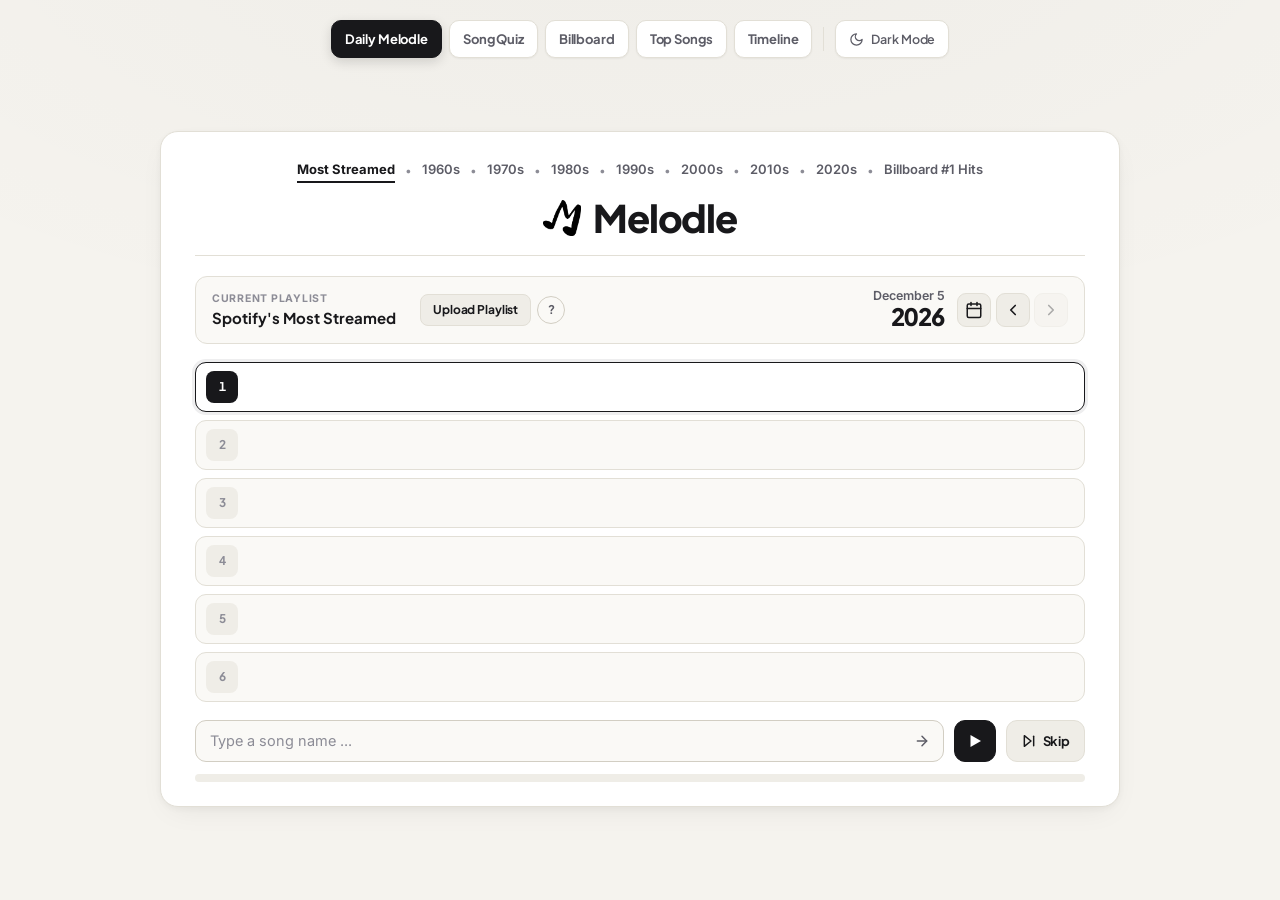
<file: index.html>
<!DOCTYPE html>
<html lang="en">

<head>
	<meta charset="UTF-8">
	<meta name="viewport" content="width=device-width, initial-scale=1">
	<meta name="description" content="Melodle — Daily song-guessing game across decades, Billboard #1 hits, and custom Spotify playlists.">
	<title>Melodle — Daily Song Game</title>
	<link rel="icon" type="image/png" href="img/logo.png">
	<script>(function(){try{var t=localStorage.getItem('melodle-theme');if(t==='dark')document.documentElement.setAttribute('data-theme','dark');}catch(e){}})();</script>
	<link rel="stylesheet" href="styles.css">
</head>

<body>
	<nav class="mode-nav" aria-label="Game modes">
		<a href="index.html" class="active">Daily Melodle</a>
		<a href="quiz.html">Song Quiz</a>
		<a href="billboard.html">Billboard</a>
		<a href="topsongs.html">Top Songs</a>
		<a href="timeline.html">Timeline</a>
		<div class="nav-divider"></div>
		<button type="button" class="theme-toggle" id="themeToggle" onclick="toggleTheme()" aria-label="Toggle color theme">Dark Mode</button>
	</nav>
	<div class="container">
		<div id="decades" role="navigation" aria-label="Playlist filters">
			<a href="#" data-playlist="startup-playlist" onclick="event.preventDefault();switchPlaylist('startup-playlist')">Most Streamed</a><span class="decade-sep" aria-hidden="true">•</span><a href="#" data-playlist="1960s" onclick="event.preventDefault();switchPlaylist('1960s')">1960s</a><span class="decade-sep" aria-hidden="true">•</span><a href="#" data-playlist="1970s" onclick="event.preventDefault();switchPlaylist('1970s')">1970s</a><span class="decade-sep" aria-hidden="true">•</span><a href="#" data-playlist="1980s" onclick="event.preventDefault();switchPlaylist('1980s')">1980s</a><span class="decade-sep" aria-hidden="true">•</span><a href="#" data-playlist="1990s" onclick="event.preventDefault();switchPlaylist('1990s')">1990s</a><span class="decade-sep" aria-hidden="true">•</span><a href="#" data-playlist="2000s" onclick="event.preventDefault();switchPlaylist('2000s')">2000s</a><span class="decade-sep" aria-hidden="true">•</span><a href="#" data-playlist="2010s" onclick="event.preventDefault();switchPlaylist('2010s')">2010s</a><span class="decade-sep" aria-hidden="true">•</span><a href="#" data-playlist="2020s" onclick="event.preventDefault();switchPlaylist('2020s')">2020s</a><span class="decade-sep" aria-hidden="true">•</span><a href="#" data-playlist="billboard-no-1s" onclick="event.preventDefault();switchPlaylist('billboard-no-1s')">Billboard #1 Hits</a>
		</div>

		<header class="masthead" id="title-row">
			<div class="masthead-clickable" id="header" role="button" tabindex="0" onclick="switchPlaylist('startup-playlist')" onkeydown="if(event.key==='Enter'||event.key===' '){event.preventDefault();switchPlaylist('startup-playlist');}" title="Switch to Spotify's Most Streamed">
				<img src="img/logo.png" class="masthead-logo" alt="Melodle logo">
				<h1>Melodle</h1>
			</div>
		</header>

		<div class="daily-meta-bar" id="main-section-1">
			<div class="playlist-meta">
				<div id="playlist">
					<span class="meta-eyebrow">Current Playlist</span>
					<div id="playlist-name">Spotify's Most Streamed</div>
				</div>
				<div class="playlist-actions">
					<button type="button" class="btn-secondary" id="setplaylist" onclick="uploadPlaylist()">Upload Playlist</button>
					<div class="popup">
						<button type="button" class="help-btn" id="qmark" onclick="showPopup()" aria-label="How to upload a custom playlist">?</button>
						<span class="popuptext" id="myPopup">Use a site like <a href="https://www.soundiiz.com" target="_blank" rel="noopener">Soundiiz</a> to convert your Spotify playlist to JSON, then upload it here for a custom Melodle game!</span>
					</div>
				</div>
			</div>
			<div class="date-controls">
				<div class="date-text" id="currentDate"></div>
				<div class="songpicker">
					<div class="date-picker-wrap" title="Pick a date"><svg viewBox="0 0 24 24" fill="none" stroke="currentColor" stroke-width="2" stroke-linecap="round" stroke-linejoin="round"><rect x="3" y="4" width="18" height="18" rx="2" ry="2"></rect><line x1="16" y1="2" x2="16" y2="6"></line><line x1="8" y1="2" x2="8" y2="6"></line><line x1="3" y1="10" x2="21" y2="10"></line></svg><input type="hidden" class="date-picker" id="datepicker" min="2025-08-27" aria-label="Pick a date"/></div>
					<div class="prev-next-btns">
						<button type="button" class="icon-btn nav-chevron-btn" id="prev" aria-label="Previous day" title="Previous day"><svg viewBox="0 0 24 24" fill="none" stroke="currentColor" stroke-width="2.2" stroke-linecap="round" stroke-linejoin="round"><polyline points="15 18 9 12 15 6"></polyline></svg></button>
						<button type="button" class="icon-btn nav-chevron-btn" id="next" aria-label="Next day" title="Next day"><svg viewBox="0 0 24 24" fill="none" stroke="currentColor" stroke-width="2.2" stroke-linecap="round" stroke-linejoin="round"><polyline points="9 18 15 12 9 6"></polyline></svg></button>
					</div>
				</div>
			</div>
		</div>

		<div class="daily-slots" id="main-section-2">
			<div class="daily-slot is-current" id="slot1"><div class="x-box" id="x1">1</div><div class="guess-box" id="guess1"></div></div>
			<div class="daily-slot" id="slot2"><div class="x-box" id="x2">2</div><div class="guess-box" id="guess2"></div></div>
			<div class="daily-slot" id="slot3"><div class="x-box" id="x3">3</div><div class="guess-box" id="guess3"></div></div>
			<div class="daily-slot" id="slot4"><div class="x-box" id="x4">4</div><div class="guess-box" id="guess4"></div></div>
			<div class="daily-slot" id="slot5"><div class="x-box" id="x5">5</div><div class="guess-box" id="guess5"></div></div>
			<div class="daily-slot" id="slot6"><div class="x-box" id="x6">6</div><div class="guess-box" id="guess6"></div></div>
		</div>

		<div id="main-section-completed">
			<div id="completed-text"></div>
		</div>

		<div id="player-iframe">
			<div id="embed-iframe"></div>
		</div>

		<div class="daily-player-dock" id="main-section-3">
			<div class="auto-container" autocomplete="off">
				<div class="autocomplete autocomplete-up">
					<input id="myInput" type="text" name="myInput" placeholder="Type a song name ...">
					<button type="button" class="submit" onclick="checkAnswer()" aria-label="Submit guess"><svg viewBox="0 0 24 24" fill="none" stroke="currentColor" stroke-width="2.2" stroke-linecap="round" stroke-linejoin="round"><line x1="5" y1="12" x2="19" y2="12"></line><polyline points="12 5 19 12 12 19"></polyline></svg></button>
				</div>
			</div>
			<button type="button" class="icon-btn primary daily-play-btn" id="play-button" aria-label="Play clip"><svg viewBox="0 0 24 24" fill="currentColor" stroke="none"><polygon points="6,4 20,12 6,20"></polygon></svg></button>
			<button type="button" class="btn-secondary skip-btn" onclick="skip()"><svg viewBox="0 0 24 24" fill="none" stroke="currentColor" stroke-width="2.2" stroke-linecap="round" stroke-linejoin="round"><polygon points="5 4 15 12 5 20 5 4"></polygon><line x1="19" y1="5" x2="19" y2="19"></line></svg><span>Skip</span></button>
		</div>

		<div id="main-section-4">
			<div id="progressbar"></div>
		</div>
	</div>

	<script src="theme.js"></script>
	<script type="text/javascript">
		var links = [];
		var songs = [];
		var baseLinks = [];
		var baseSongs = [];
		var loadedCycles = 0;
		var controller = null;
		var timer = 2000;
		var songVisible = false;
		var playing = false;
		var increment = 1000;
		var guess = 1;
		var songVal = 0;
		var timeout = null;
		var timestamp = 0;
		var clipStarted = false;
		var clipStartPos = 0;
		var remainingMs = 0;
		var lastResumeTime = 0;
		var lastKnownPosition = 0;
		var awaitingZeroSeek = false;
		var seekRequestTime = 0;
		var seekRetried = false;
		var date = new Date();
		date.setHours(0, 0, 0, 0);
		var datePickerInitialized = false;
		let playlistGeneration = 0;
		let artistBySong = new Map();
		const dateParts = '2025-08-27'.split('-');
		const firstDay = new Date(dateParts[0], dateParts[1] - 1, dateParts[2]);
		firstDay.setHours(0, 0, 0, 0);
		const defaultPlaylist = 'startup-playlist';
		const url = new URL(window.location.href);
		const urlParams = new URLSearchParams(url.search);

		function ensureSongsUpTo(targetIdx) {
			if (!baseSongs.length) return;
			while (songs.length <= targetIdx)
			{
				const seed = getDailySeed(firstDay) + loadedCycles;
				songs.push(...shuffleArraySeeded(baseSongs, seededRandomFunc(seed)));
				links.push(...shuffleArraySeeded(baseLinks, seededRandomFunc(seed)));
				loadedCycles++;
			}
		}

		function initDatePicker() {
			if (datePickerInitialized) return;
			datePickerInitialized = true;
			setMinAndMaxDates('datepicker');

			document.querySelectorAll('.date-picker').forEach(
				x => {
					let today = getFormattedDate(new Date());
					x.value = today;
					updatePrevNextBtns();
					let dateparts = today.split('-');
					date = new Date(dateparts[0], dateparts[1] - 1, dateparts[2]);
					songVal = getSongDay(date);
					currentDate.innerHTML = date.toLocaleString('default', { month: 'long' }) + " " + date.getDate() + "<br><div class='quiz-year'>" + date.getFullYear() + "</div>";

					x.addEventListener('change', () => {
						if (!x.value) return;
						let dp = x.value.split('-');
						let picked = new Date(Number(dp[0]), Number(dp[1]) - 1, Number(dp[2]));
						if (isNaN(picked.getTime())) return;
						const todayDate = new Date();
						todayDate.setHours(0, 0, 0, 0);
						if (picked < firstDay) picked = new Date(firstDay);
						if (picked > todayDate) picked = new Date(todayDate);
						x.value = getFormattedDate(picked);
						date = picked;
						resetHTML();
						updatePrevNextBtns();
						currentDate.innerHTML = date.toLocaleString('default', { month: 'long' }) + " " + date.getDate() + "<br><div class='quiz-year'>" + date.getFullYear() + "</div>";
						songVal = getSongDay(date);
						ensureSongsUpTo(songVal);

						if (controller && links[songVal])
						{
							controller.loadUri(links[songVal]);
						}
					});
				}
			);
		}

		window.onSpotifyIframeApiReady = (IFrameAPI) => {
			initDatePicker();

			const element = document.getElementById('embed-iframe');
			const options = {
				width: '100%',
				height: 152
			};
			const callback = (EmbedController) => {
				controller = EmbedController;

				EmbedController.addListener('playback_update', e => {
					lastKnownPosition = e.data.position || 0;
					if (!songVisible && !playing && e.data.isPaused && e.data.position !== 0)
					{
						awaitingZeroSeek = false;
						if (typeof controller.seek !== 'function' && links[songVal])
						{
							lastKnownPosition = 0;
							controller.loadUri(links[songVal]);
						}
						return;
					}

					if (!songVisible && !playing && !e.data.isPaused)
					{
						if (typeof controller.pause === 'function')
						{
							controller.pause();
						}
						return;
					}

					if (!playing || songVisible)
					{
						return;
					}

					if (awaitingZeroSeek)
					{
						const pos = e.data.position || 0;
						const elapsedSinceSeek = performance.now() - seekRequestTime;
						if (pos === 0 || (!e.data.isPaused && pos < timer && pos <= elapsedSinceSeek + 250))
						{
							awaitingZeroSeek = false;
							seekRetried = false;
						}
						else
						{
							if (!e.data.isPaused && !seekRetried && elapsedSinceSeek > 400 && pos > elapsedSinceSeek + 250)
							{
								seekRetried = true;
								seekRequestTime = performance.now();
								if (typeof controller.seek === 'function')
								{
									controller.seek(0);
								}
								else if (links[songVal])
								{
									controller.loadUri(links[songVal]);
									controller.play();
								}
							}
							else if (pos >= timer && elapsedSinceSeek > 500)
							{
								resetPlayState();
							}
							return;
						}
					}

					const activelyPlaying = !e.data.isPaused && !e.data.isBuffering && e.data.position > 0;

					if (!clipStarted)
					{
						if (activelyPlaying)
						{
							if (e.data.position >= timer)
							{
								if (typeof controller.seek === 'function')
								{
									awaitingZeroSeek = true;
									seekRequestTime = performance.now();
									controller.seek(0);
								}
								else if (links[songVal])
								{
									controller.loadUri(links[songVal]);
									controller.play();
								}
								return;
							}
							clipStarted = true;
							clipStartPos = 0;
							remainingMs = Math.max(100, timer - e.data.position);
							lastResumeTime = performance.now();

							createProgressbar('progressbar', (remainingMs / 1000).toString() + 's');
							timeout = setTimeout(function() {
								resetPlayState();
							}, remainingMs);
						}
					}
					else
					{
						if (e.data.position >= timer)
						{
							resetPlayState();
							return;
						}

						if (e.data.isBuffering || e.data.isPaused)
						{
							if (timeout)
							{
								clearTimeout(timeout);
								timeout = null;
								remainingMs = Math.max(50, remainingMs - (performance.now() - lastResumeTime));
								const inner = document.querySelector('#progressbar .inner');
								if (inner) inner.style.animationPlayState = 'paused';
							}
						}
						else if (!timeout)
						{
							lastResumeTime = performance.now();
							const inner = document.querySelector('#progressbar .inner');
							if (inner) inner.style.animationPlayState = 'running';
							timeout = setTimeout(function() {
								resetPlayState();
							}, remainingMs);
						}
					}
				});
				EmbedController.addListener('playback_started', e => {
					if (!songVisible && playing)
					{
						const playBtn = document.getElementById("play-button");
						playBtn.innerHTML = MELODLE_ICONS.stop;
						playBtn.setAttribute("aria-label", "Stop clip");
						playBtn.addEventListener('click', resetPlayState);
					}
				});

				document.getElementById("play-button").addEventListener('click', playAudio);

				if (links[songVal])
				{
					EmbedController.loadUri(links[songVal]);
				}
			};

			IFrameAPI.createController(element, options, callback);
		};

		function setMinAndMaxDates(datepicker) {
			document.getElementById(datepicker).setAttribute('min', getFormattedDate(firstDay));

			const today = new Date();
			document.getElementById(datepicker).setAttribute('max', getFormattedDate(today));
		}

		function updatePrevNextBtns() {
			if (datepicker.value >= getFormattedDate(new Date()))
			{
				next.classList.add("is-disabled");
				next.disabled = true;
				next.removeEventListener('click', nextDay);
			}
			else
			{
				next.classList.remove("is-disabled");
				next.disabled = false;
				next.addEventListener('click', nextDay);
			}
			if (datepicker.value <= getFormattedDate(firstDay))
			{
				prev.classList.add("is-disabled");
				prev.disabled = true;
				prev.removeEventListener('click', previousDay);
			}
			else
			{
				prev.classList.remove("is-disabled");
				prev.disabled = false;
				prev.addEventListener('click', previousDay);
			}
		}

		function previousDay() {
			incrementDay(-1);
		}

		function nextDay() {
			incrementDay(1);
		}

		function incrementDay(x) {
			const today = new Date();
			today.setHours(0, 0, 0, 0);
			let tmpDate = new Date(date.getFullYear(), date.getMonth(), date.getDate() + x);
			if (tmpDate < firstDay) tmpDate = new Date(firstDay);
			if (tmpDate > today) tmpDate = today;
			datepicker.value = getFormattedDate(tmpDate);
			datepicker.dispatchEvent(new Event('change'));
		}

		function getSongDay(date) {
			const utcTarget = Date.UTC(date.getFullYear(), date.getMonth(), date.getDate());
			const utcStart = Date.UTC(firstDay.getFullYear(), firstDay.getMonth(), firstDay.getDate());
			return Math.max(0, Math.round((utcTarget - utcStart) / 86400000));
		}

		function getFormattedDate(date) {
			const year = date.getFullYear();
			const month = String(date.getMonth() + 1).padStart(2, '0');
			const day = String(date.getDate()).padStart(2, '0');
			return `${year}-${month}-${day}`;
		}

		function switchPlaylist(listName) {
			if (songVisible && controller && typeof controller.pause === 'function')
			{
				controller.pause();
			}
			resetPlayState();
			setDailySongVal(firstDay, listName, true);
		}

		window.addEventListener("popstate", function() {
			if (songVisible && controller && typeof controller.pause === 'function')
			{
				controller.pause();
			}
			resetPlayState();
			setDailySongVal(firstDay, null, false);
		});

		function playAudio() {
			if (!controller || !links[songVal]) return;
			const playBtn = document.getElementById("play-button");
			playBtn.removeEventListener('click', playAudio);
			playBtn.innerHTML = MELODLE_ICONS.stop;
			playBtn.setAttribute("aria-label", "Stop clip");
			playBtn.addEventListener('click', resetPlayState);
			clipStarted = false;
			clipStartPos = 0;
			remainingMs = timer;
			playing = true;
			awaitingZeroSeek = false;
			seekRetried = false;
			if (lastKnownPosition > 0)
			{
				if (typeof controller.restart === 'function')
				{
					awaitingZeroSeek = true;
					seekRequestTime = performance.now();
					controller.restart();
					return;
				}
				if (typeof controller.seek === 'function')
				{
					awaitingZeroSeek = true;
					seekRequestTime = performance.now();
					controller.seek(0);
				}
			}
			if (typeof controller.play === 'function')
			{
				controller.play();
			}
			else
			{
				controller.togglePlay();
			}
		}

		function seededRandomFunc(seed) {
		    const m = 0x80000000;
		    const a = 1103515245;
		    const c = 12345;
		    let state = seed;

		    return function() {
		        state = (a * state + c) % m;
		        return state / m;
		    };
		}

		function getDailySeed(date) {
		    return date.getFullYear() * 10000 + date.getMonth() * 100 + date.getDate();
		}

		function shuffleArraySeeded(array, randomFunc) {
		    const shuffledArray = [...array];
		    let currentIndex = shuffledArray.length, randomIndex;

		    while (currentIndex !== 0) {
		        randomIndex = Math.floor(randomFunc() * currentIndex);
		        currentIndex--;

		        [shuffledArray[currentIndex], shuffledArray[randomIndex]] = [
		            shuffledArray[randomIndex], shuffledArray[currentIndex]];
		    }

		    return shuffledArray;
		}

		function resetPlayState()
		{
			if (timeout)
			{
				clearTimeout(timeout);
				timeout = null;
			}
			clipStarted = false;
			awaitingZeroSeek = false;
			seekRetried = false;
			if (playing)
			{
				playing = false;
				if (controller)
				{
					if (typeof controller.pause === 'function')
					{
						controller.pause();
					}
					else
					{
						controller.togglePlay();
					}
				}
			}

			document.getElementById('progressbar').innerHTML = "";
			const playBtn = document.getElementById("play-button");
			playBtn.removeEventListener('click', resetPlayState);
			playBtn.innerHTML = MELODLE_ICONS.play;
			playBtn.setAttribute("aria-label", "Play clip");
			playBtn.addEventListener('click', playAudio);
		}

		function syncActiveDecadePill(activePlaylist) {
			document.querySelectorAll('#decades a[data-playlist]').forEach(function(a) {
				a.classList.toggle('active-decade', a.getAttribute('data-playlist') === activePlaylist);
			});
		}

		function updateActiveSlot() {
			for (let i = 1; i <= 6; i++)
			{
				const slot = document.getElementById('slot' + i);
				if (slot) slot.classList.toggle('is-current', !songVisible && i === guess);
			}
		}

		async function setDailySongVal(fDay = firstDay, playlist = null, pushHistory = false) {
			initDatePicker();
			const gen = ++playlistGeneration;
			const currentUrl = new URL(window.location.href);

			let playlistTitles = {};
			try {
				const names = await fetch('jsons/names-to-jsons.txt');
				if (!names.ok) return;
				const ntjText = await names.text();
				if (gen !== playlistGeneration) return;
				const ntjSplit = ntjText.split('\n');
				for (const ntj of ntjSplit)
				{
					const ntjParts = ntj.split('\t');
					if (ntjParts[0] && ntjParts[1])
					{
						playlistTitles[ntjParts[0].trim()] = ntjParts[1].trim();
					}
				}
			} catch (err) {
				console.error('Failed to load playlist index:', err);
				return;
			}

			if (playlist === null)
			{
				const requested = currentUrl.searchParams.get("playlist");
				playlist = (requested && Object.prototype.hasOwnProperty.call(playlistTitles, requested)) ? requested : defaultPlaylist;
			}

			if (playlist != defaultPlaylist)
			{
				currentUrl.searchParams.set("playlist", playlist);
			}
			else
			{
				currentUrl.searchParams.delete("playlist");
			}
			if (currentUrl.href !== window.location.href)
			{
				if (pushHistory)
				{
					history.pushState({}, "", currentUrl);
				}
				else
				{
					history.replaceState({}, "", currentUrl);
				}
			}

			try {
				const file = await fetch(`jsons/${playlist}.json`);
				if (!file.ok) return;
				var fileText = await file.text();
				if (gen !== playlistGeneration) return;
				if (!parseStringToJsonToArrays(fileText, false)) return;
			} catch (err) {
				console.error('Failed to load playlist JSON:', err);
				return;
			}

			resetHTML();
			baseSongs = songs.slice();
			baseLinks = links.slice();
			loadedCycles = 0;
			songs = [];
			links = [];
			ensureSongsUpTo(songVal);

			// now with alphabetical powers
			let sortedSongs = Array.from(new Set(baseSongs));
			sortedSongs.sort(sortBySongName);
			autocomplete(document.getElementById("myInput"), sortedSongs);

			document.getElementById('playlist-name').innerText = (playlist === defaultPlaylist) ? "Spotify's Most Streamed" : (playlistTitles[playlist] || playlist);
			syncActiveDecadePill(playlist);

			currentDate.innerHTML = date.toLocaleString('default', { month: 'long' }) + " " + date.getDate() + "<br><div class='quiz-year'>" + date.getFullYear() + "</div>";

			if (controller && links[songVal])
			{
				controller.loadUri(links[songVal]);
			}
		}

		function sortBySongName(a, b) {
			return a.localeCompare(b, undefined, { sensitivity: 'base' });
		}

		function showPopup() {
			var popup = document.getElementById("myPopup");
			popup.classList.toggle("show");
		}

		document.addEventListener("click", function(e) {
			const popup = document.getElementById("myPopup");
			if (popup && popup.classList.contains("show") && !e.target.closest(".popup"))
			{
				popup.classList.remove("show");
			}
		});

		function uploadPlaylist() {
			let input = document.createElement('input');
			input.type = 'file';
			input.accept = '.json';
			input.onchange = _ => {
				let file = input.files[0];
				if (!file) return;
				let reader = new FileReader();

				reader.onload = function() {
					try {
						if (!parseStringToJsonToArrays(reader.result, false)) return;
					} catch (err) {
						console.error('Invalid playlist JSON:', err);
						return;
					}

					++playlistGeneration;
					resetHTML();
					const cleanUrl = new URL(window.location.href);
					cleanUrl.searchParams.delete("playlist");
					if (cleanUrl.href !== window.location.href)
					{
						history.pushState({}, "", cleanUrl);
					}

					baseSongs = songs.slice();
					baseLinks = links.slice();
					loadedCycles = 0;
					songs = [];
					links = [];
					ensureSongsUpTo(songVal);

					let sortedSongs = Array.from(new Set(baseSongs));
					sortedSongs.sort(sortBySongName);
					autocomplete(document.getElementById("myInput"), sortedSongs);

					document.getElementById('playlist-name').innerText = file.name.replace(/\.json$/i, '');
					syncActiveDecadePill(null);
					if (controller && links[songVal])
					{
						controller.loadUri(links[songVal]);
					}
				};

				reader.readAsText(file);
			};
			input.click();
		}

		function parseStringToJsonToArrays(str, rand) {
			const fileJSON = JSON.parse(str.toString());
			if (!Array.isArray(fileJSON))
			{
				throw new Error("Playlist JSON must be an array");
			}

			let tmpArr = [];

			for (let i of fileJSON)
			{
				if (i && i.trackLink)
				{
					let trackUri = i.trackLink.replace("\\/", "/");
					if (trackUri.includes("open.spotify.com/track/")) {
						let trackId = trackUri.split("track/")[1].split("?")[0];
						trackUri = "spotify:track:" + trackId;
					}
					tmpArr.push({
						"songStats": i.title + " - " + i.artist,
						"artist": String(i.artist || ""),
						"trackLink": trackUri
					});
				}
			}

			if (!tmpArr.length)
			{
				return false;
			}

			if (rand)
			{
				tmpArr = shuffle(tmpArr);
			}

			songs = [];
			links = [];
			artistBySong = new Map();
			for (let i = 0; i < tmpArr.length; i++)
			{
				songs.push(tmpArr[i].songStats);
				links.push(tmpArr[i].trackLink);
				artistBySong.set(tmpArr[i].songStats, tmpArr[i].artist);
			}
			return true;
		}

		function shuffle(array) {
			let currentIndex = array.length, randomIndex;

	  		// While there remain elements to shuffle.
			while (currentIndex != 0) {

	   		// Pick a remaining element.
			randomIndex = Math.floor(Math.random() * currentIndex);
			currentIndex--;

	    	// And swap it with the current element.
			[array[currentIndex], array[randomIndex]] = [array[randomIndex], array[currentIndex]];
			}

			return array;
		}

		function resetHTML() {
			if (songVisible && controller && typeof controller.pause === 'function')
			{
				controller.pause();
			}
			resetPlayState();
			lastKnownPosition = 0;

			document.getElementById("myInput").value = "";
			document.querySelectorAll(".autocomplete-items").forEach(function(el) { el.remove(); });

			guess = 1;
			timer = 2000;
			increment = 1000;

			for (let i = 1; i <= 6; i++)
			{
				document.getElementById('guess' + i).innerHTML = "";
				document.getElementById('x' + i).textContent = String(i);
				const slot = document.getElementById('slot' + i);
				if (slot) slot.className = 'daily-slot';
			}

			document.getElementById('main-section-3').style.display = 'flex';
			document.getElementById('main-section-4').style.display = 'flex';
			document.getElementById('main-section-completed').style.display = 'none';
			document.getElementById('player-iframe').style.width = '0';
			document.getElementById('player-iframe').style.height = '0';
			document.getElementById('player-iframe').style.overflow = 'hidden';
			document.getElementById('player-iframe').style.padding = '0';

			songVisible = false;
			updateActiveSlot();
		}

		function createProgressbar(id, duration, callback) {
			var progressBar = document.getElementById(id);
			progressBar.innerHTML = '';
			progressBar.className = 'progressbar';

			var progressBarInner = document.createElement('div');
			progressBarInner.className = 'inner';

			progressBarInner.style.animationDuration = duration;

			if (typeof(callback) === 'function') {
				progressBarInner.addEventListener('animationend', callback);
			}

			progressBar.appendChild(progressBarInner);
			progressBarInner.style.animationPlayState = 'running';
		}

		function displayCorrectSong() {
			resetPlayState();
			songVisible = true;
			lastKnownPosition = 0;
			updateActiveSlot();

			if (controller && links[songVal])
			{
				controller.loadUri(links[songVal]);
			}

			document.getElementById('player-iframe').style.width = '100%';
			document.getElementById('player-iframe').style.height = 'auto';
			document.getElementById('player-iframe').style.overflow = 'visible';
			document.getElementById('player-iframe').style.padding = '0';
			document.getElementById('main-section-completed').style.display = 'flex';
			document.getElementById('main-section-3').style.display = 'none';
			document.getElementById('main-section-4').style.display = 'none';
		}

		function checkForSimilarArtist(str1, str2) {
			const COMMA_ARTISTS = [
				"earth, wind & fire",
				"tyler, the creator",
				"crosby, stills, nash & young",
				"crosby, stills & nash",
				"blood, sweat & tears",
				"emerson, lake & palmer",
				"peter, paul and mary",
				"10,000 maniacs"
			];
			const extractArtists = function(s) {
				let raw = "";
				if (artistBySong.has(s))
				{
					raw = artistBySong.get(s);
				}
				else
				{
					const sep = s.lastIndexOf(' - ');
					if (sep === -1) return [];
					raw = s.slice(sep + 3);
				}
				let norm = raw.normalize("NFD").replace(/[\u0300-\u036f]/g, "").normalize("NFC").toLowerCase();
				const found = [];
				for (const ca of COMMA_ARTISTS)
				{
					if (norm.includes(ca))
					{
						found.push(ca);
						norm = norm.split(ca).join(",");
					}
				}
				for (const part of norm.split(","))
				{
					const trimmed = part.trim();
					if (trimmed) found.push(trimmed);
				}
				return found;
			};

			const artists1 = extractArtists(str1);
			const artists2 = extractArtists(str2);
			return artists1.some(function(a) { return artists2.includes(a); });
		}

		function skip() {
			if (!songs.length || songVisible) return;
			resetPlayState();

			document.getElementById('myInput').value = "";
			document.getElementById('guess' + guess).textContent = "Skipped";
			document.getElementById('x' + guess).innerHTML = MELODLE_ICONS.x;
			document.getElementById('slot' + guess).classList.add('slot-skipped');
			if (guess == 6)
			{
				displayCorrectSong();
				document.getElementById('completed-text').innerHTML = "<b>Oh no!</b><br/>Better luck on the next Melodle!";
			}
			else
			{
				timer = timer + increment;
				increment = increment + 1000;
				guess++;
				updateActiveSlot();
			}
		}

		function checkAnswer() {
			input = document.getElementById('myInput').value;

			if (songs.includes(input))
			{
				resetPlayState();
				document.getElementById('myInput').value = "";
				setFormattedSongText(document.getElementById('guess' + guess), input, artistBySong.get(input));

				if (songs[songVal] == input)
				{
					document.getElementById('slot' + guess).classList.add('slot-correct');
					document.getElementById('x' + guess).innerHTML = MELODLE_ICONS.check;
					displayCorrectSong();
					document.getElementById('completed-text').innerHTML = '<b>Nailed it!</b><br/>You solved the Melodle in ' + ((timer-1000) / 1000).toString() + ' second(s).';
				}
				else
				{
					if (checkForSimilarArtist(songs[songVal], input))
					{
						document.getElementById('slot' + guess).classList.add('slot-artist');
						document.getElementById('x' + guess).innerHTML = MELODLE_ICONS.alert;
					}
					else
					{
						document.getElementById('slot' + guess).classList.add('slot-wrong');
						document.getElementById('x' + guess).innerHTML = MELODLE_ICONS.x;
					}

					if (guess == 6)
					{
						displayCorrectSong();
						document.getElementById('completed-text').innerHTML = "<b>Oh no!</b><br/>Better luck on the next Melodle!";
					}
					else
					{
						timer = timer + increment;
						increment = increment + 1000;
						guess++;
						updateActiveSlot();
					}
				}
			}
		}

		function autocomplete(inp, arr) {
			if (inp._autocompleteAbort)
			{
				inp._autocompleteAbort.abort();
			}
			const ac = new AbortController();
			inp._autocompleteAbort = ac;
			const sig = { signal: ac.signal };

			var currentFocus = -1;
			inp.addEventListener("input", function(e) {
				var a = null, b, i, val = this.value;
				closeAllLists();
				currentFocus = -1;
				if (!val || val.length < 2) { return false; }
				searchResults = 0;
				for (i = 0; i < arr.length; i++) {
					if (arr[i].toUpperCase().includes(val.toUpperCase())) {
						if (!a) {
							a = document.createElement("DIV");
							a.setAttribute("id", this.id + "autocomplete-list");
							a.setAttribute("class", "autocomplete-items");
							this.parentNode.appendChild(a);
						}
						const itemValue = arr[i];
						b = buildAutocompleteItem(itemValue, val, artistBySong.get(itemValue));
						b.addEventListener("click", function(e) {
							inp.value = itemValue;
							currentFocus = -1;
							closeAllLists();
						});
						a.appendChild(b);
						searchResults++;
					}
				}
			}, sig);
			inp.addEventListener("keydown", function(e) {
				var x = document.getElementById(this.id + "autocomplete-list");
				if (x) x = x.getElementsByTagName("div");
				if (e.keyCode == 40) {
					if (x && x.length) {
						e.preventDefault();
						currentFocus++;
						addActive(x);
					}
				} else if (e.keyCode == 38) {
					if (x && x.length) {
						e.preventDefault();
						currentFocus--;
						addActive(x);
					}
				} else if (e.keyCode == 13) {
					e.preventDefault();
					if (currentFocus > -1 && x && x[currentFocus]) {
						x[currentFocus].click();
					} else {
						closeAllLists();
						checkAnswer();
					}
				}
			}, sig);
			function addActive(x) {
				if (!x || !x.length) return false;
				removeActive(x);
				if (currentFocus >= x.length) currentFocus = 0;
				if (currentFocus < 0) currentFocus = (x.length - 1);
				x[currentFocus].classList.add("autocomplete-active");
				x[currentFocus].scrollIntoView({ block: "nearest" });
			}
			function removeActive(x) {
				for (var i = 0; i < x.length; i++) {
					x[i].classList.remove("autocomplete-active");
				}
			}
			function closeAllLists(elmnt) {
				var x = document.getElementsByClassName("autocomplete-items");
				for (var i = 0; i < x.length; i++) {
					if (elmnt != x[i] && elmnt != inp) {
						x[i].parentNode.removeChild(x[i]);
						currentFocus = -1;
					}
				}
			}
			document.addEventListener("click", function (e) {
				closeAllLists(e.target);
			}, sig);
		}

		initDatePicker();
		document.addEventListener("DOMContentLoaded", function () {
			setDailySongVal();
		});
	</script>
	<script src="https://open.spotify.com/embed-podcast/iframe-api/v1" async></script>
</body>
</html>
</file>
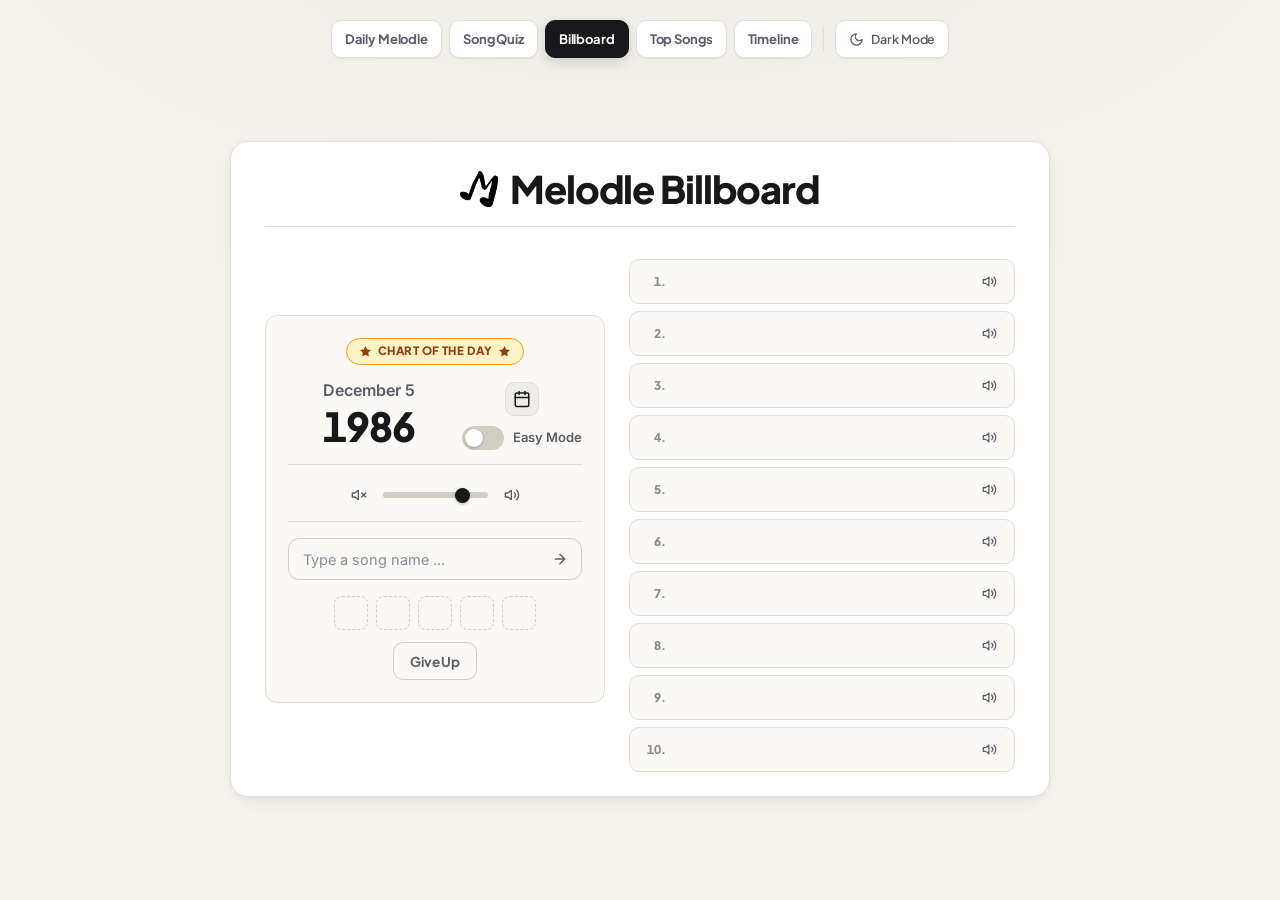
<file: billboard.html>
<!DOCTYPE html>
<html lang="en">

<head>
	<meta charset="UTF-8">
	<meta name="viewport" content="width=device-width, initial-scale=1">
	<meta name="description" content="Melodle Billboard — Guess the Billboard Hot 100 Top 10 from any historical chart week since 1958.">
	<title>Melodle Billboard</title>
	<link rel="icon" type="image/png" href="img/logo.png">
	<script>(function(){try{var t=localStorage.getItem('melodle-theme');if(t==='dark')document.documentElement.setAttribute('data-theme','dark');}catch(e){}})();</script>
	<link rel="stylesheet" href="styles.css">
</head>

<body>
	<nav class="mode-nav" aria-label="Game modes">
		<a href="index.html">Daily Melodle</a>
		<a href="quiz.html">Song Quiz</a>
		<a href="billboard.html" class="active">Billboard</a>
		<a href="topsongs.html">Top Songs</a>
		<a href="timeline.html">Timeline</a>
		<div class="nav-divider"></div>
		<button type="button" class="theme-toggle" id="themeToggle" onclick="toggleTheme()" aria-label="Toggle color theme">Dark Mode</button>
	</nav>
	<div class="container billboard-container">
		<header class="masthead" id="title-row">
			<img src="img/logo.png" class="masthead-logo" alt="Melodle logo">
			<h1 id="title">Melodle Billboard</h1>
		</header>

		<div class="billboard-layout" id="main-columns">
			<div class="billboard-sidebar" id="main-column-1">
				<div class="cotd-badge" id="main-section-0">
					<svg viewBox="0 0 24 24" fill="currentColor" stroke="none"><polygon points="12 2 15.09 8.26 22 9.27 17 14.14 18.18 21.02 12 17.77 5.82 21.02 7 14.14 2 9.27 8.91 8.26 12 2"></polygon></svg>
					<span>Chart of the Day</span>
					<svg viewBox="0 0 24 24" fill="currentColor" stroke="none"><polygon points="12 2 15.09 8.26 22 9.27 17 14.14 18.18 21.02 12 17.77 5.82 21.02 7 14.14 2 9.27 8.91 8.26 12 2"></polygon></svg>
				</div>
				<div class="billboard-date-card" id="main-section-1">
					<div id="current_date"></div>
					<div class="billboard-modals">
						<div class="date-picker-wrap is-disabled" id="chartDateWrap" aria-disabled="true" title="Pick a chart date"><svg viewBox="0 0 24 24" fill="none" stroke="currentColor" stroke-width="2" stroke-linecap="round" stroke-linejoin="round"><rect x="3" y="4" width="18" height="18" rx="2" ry="2"></rect><line x1="16" y1="2" x2="16" y2="6"></line><line x1="8" y1="2" x2="8" y2="6"></line><line x1="3" y1="10" x2="21" y2="10"></line></svg><input type="hidden" class="date-picker" id="chart_date" min="1958-08-04" aria-label="Pick a chart date"/></div>
						<div class="modals-subcontainer">
							<label class="switch">
								<input type="checkbox" id="difficulty">
								<span class="slider round"></span>
							</label>
							<div>Easy Mode</div>
						</div>
					</div>
				</div>
				<div class="billboard-volume-row">
					<div class="slider-container" id="volume-container">
						<button type="button" class="volume-btn" onclick="incrementVolume(-10)" aria-label="Decrease volume" title="Decrease volume"><svg viewBox="0 0 24 24" fill="none" stroke="currentColor" stroke-width="2" stroke-linecap="round" stroke-linejoin="round"><polygon points="11 5 6 9 2 9 2 15 6 15 11 19 11 5"></polygon><line x1="22" y1="9" x2="16" y2="15"></line><line x1="16" y1="9" x2="22" y2="15"></line></svg></button>
						<input type="range" min="0" max="100" value="80" class="volume-slider" id="volume-slider" step="1" aria-label="Volume">
						<button type="button" class="volume-btn" onclick="incrementVolume(10)" aria-label="Increase volume" title="Increase volume"><svg viewBox="0 0 24 24" fill="none" stroke="currentColor" stroke-width="2" stroke-linecap="round" stroke-linejoin="round"><polygon points="11 5 6 9 2 9 2 15 6 15 11 19 11 5"></polygon><path d="M15.54 8.46a5 5 0 0 1 0 7.07"></path><path d="M19.07 4.93a10 10 0 0 1 0 14.14"></path></svg></button>
					</div>
				</div>
				<div id="main-section-2">
					<div class="auto-container" autocomplete="off">
						<div class="autocomplete autocomplete-up">
							<input id="myInput" type="text" name="myInput" placeholder="Type a song name ...">
							<button type="button" class="submit" onclick="checkAnswer()" aria-label="Submit guess"><svg viewBox="0 0 24 24" fill="none" stroke="currentColor" stroke-width="2.2" stroke-linecap="round" stroke-linejoin="round"><line x1="5" y1="12" x2="19" y2="12"></line><polyline points="12 5 19 12 12 19"></polyline></svg></button>
						</div>
					</div>
				</div>
				<div class="gameover-stack" id="game-over-stack">
					<div id="game-over-section-1">
						<b>GAME OVER</b>
					</div>
					<div id="game-over-section-2">
						0 of 10 songs found.
					</div>
				</div>
				<div class="billboard-strikes-row" id="main-section-3">
					<div id="wrong-answer-boxes">
						<div class="wrong-answer" id="wrong-answer-1"></div>
						<div class="wrong-answer" id="wrong-answer-2"></div>
						<div class="wrong-answer" id="wrong-answer-3"></div>
						<div class="wrong-answer" id="wrong-answer-4"></div>
						<div class="wrong-answer" id="wrong-answer-5"></div>
					</div>
					<button type="button" class="btn-danger-outline giveUpBtn" id="giveUpBtn" onclick="giveUp()" disabled>Give Up</button>
				</div>
			</div>
			<div id="main-column-2">
				<div class="billboard-tracklist" id="main-section-4">
					<div class="track-slot billboard-slot" id="slot1"><span class="num-box" id="num1">1.</span><div class="guess-box" id="guess1"></div></div>
					<div class="track-slot billboard-slot" id="slot2"><span class="num-box" id="num2">2.</span><div class="guess-box" id="guess2"></div></div>
					<div class="track-slot billboard-slot" id="slot3"><span class="num-box" id="num3">3.</span><div class="guess-box" id="guess3"></div></div>
					<div class="track-slot billboard-slot" id="slot4"><span class="num-box" id="num4">4.</span><div class="guess-box" id="guess4"></div></div>
					<div class="track-slot billboard-slot" id="slot5"><span class="num-box" id="num5">5.</span><div class="guess-box" id="guess5"></div></div>
					<div class="track-slot billboard-slot" id="slot6"><span class="num-box" id="num6">6.</span><div class="guess-box" id="guess6"></div></div>
					<div class="track-slot billboard-slot" id="slot7"><span class="num-box" id="num7">7.</span><div class="guess-box" id="guess7"></div></div>
					<div class="track-slot billboard-slot" id="slot8"><span class="num-box" id="num8">8.</span><div class="guess-box" id="guess8"></div></div>
					<div class="track-slot billboard-slot" id="slot9"><span class="num-box" id="num9">9.</span><div class="guess-box" id="guess9"></div></div>
					<div class="track-slot billboard-slot" id="slot10"><span class="num-box" id="num10">10.</span><div class="guess-box" id="guess10"></div></div>
				</div>
			</div>
		</div>

		<div id="player-audio">
			<audio controls class="hidden-item" id="audio"></audio>
		</div>
	</div>

	<script src="theme.js"></script>
	<script type="text/javascript">
		var timestamps = [];
		var timer = 4000;
		var totalSongs = 10;
		var wrongAnswers = 0;

		let timeRunning = null;
		let playbackToken = 0;
		let pendingLoadToken = -1;
		let clipOriginSec = 0;
		let clipStartSec = 0;
		let clipTotalSec = 4;
		let clipEndTime = null;
		let clipRafId = null;
		let clipPlaying = false;
		const RING_CIRCUMFERENCE = 2 * Math.PI * 9;

		let json_top10 = [];
		let dates = [];

		let date = new Date();
		let activePickedDateStr = "";
		let dailyPickedDateStr = "";
		let songs = [];
		let songLinkByName = new Map();
		let namesByLink = new Map();
		let artistBySong = new Map();
		let guessedSongs = new Set();
		let quizSongs = [ null, null, null, null, null, null, null, null, null, null ];
		let quizNames = [ null, null, null, null, null, null, null, null, null, null ];
		let quizLinks = [ null, null, null, null, null, null, null, null, null, null ];

		let songVal = -1;

		/*
		document.addEventListener('visibilitychange', function() {
			if (document.visibilityState == 'hidden') {
				document.getElementById("pause-button").click();
			}
		});
		*/

		document.addEventListener("DOMContentLoaded", async function() {
			try {
				const response = await fetch('./jsons/data/top_10s_linked.json');
				json_top10 = await response.json();
			}
			catch(error) {
				console.error('Error:', error);
			}

			try {
				const response = await fetch('./jsons/data/chart_dates.json');
				datesJSON = await response.json();
				dates = datesJSON.dates;
			}
			catch(error) {
				console.error('Error:', error);
			}

			const todayMaxStr = formatLocalDate(new Date());
			const lastChartMaxStr = dates.length ? dates[dates.length - 1] : todayMaxStr;
			chart_date.max = (todayMaxStr > lastChartMaxStr) ? todayMaxStr : lastChartMaxStr;
			
			const seenSongNames = new Set();
			for (const entry of json_top10)
			{
				const fullName = entry.title + ' - ' + entry.artist;
				if (!seenSongNames.has(fullName))
				{
					seenSongNames.add(fullName);
					songs.push(fullName);
					if (entry.artist)
					{
						artistBySong.set(fullName, entry.artist);
					}
				}
				if (entry.link)
				{
					if (!songLinkByName.has(fullName))
					{
						songLinkByName.set(fullName, entry.link);
					}
					if (!namesByLink.has(entry.link))
					{
						namesByLink.set(entry.link, new Set());
					}
					namesByLink.get(entry.link).add(fullName);
				}
			}

			songs.sort(sortBySongName);
			autocomplete(document.getElementById("myInput"), songs);
			setVolume();

			quizYear = getRandomNumberFromDate();
			const maxDayInMonth = new Date(quizYear, date.getMonth() + 1, 0).getDate();
			date = new Date(quizYear, date.getMonth(), Math.min(date.getDate(), maxDayInMonth));
			createTopTen();
			const chartDateWrap = document.getElementById("chartDateWrap");
			if (chartDateWrap && dates.length)
			{
				chartDateWrap.classList.remove("is-disabled");
				chartDateWrap.removeAttribute("aria-disabled");
			}
		});

		audio.addEventListener("loadedmetadata", function() {
			const token = pendingLoadToken;
			pendingLoadToken = -1;
			if (token !== playbackToken) return;
			playClip(token);
		});

		audio.addEventListener("timeupdate", function() {
			if (clipEndTime !== null && !audio.paused && !audio.seeking && audio.currentTime >= clipEndTime)
			{
				pausePlayback();
				if (songVal != -1) flipIcons(false);
			}
		});

		audio.addEventListener("ended", function() {
			clipPlaying = false;
			cancelClipMonitor();
			if (songVal != -1) flipIcons(false);
		});

		audio.addEventListener("error", function() {
			if (audio.getAttribute("src"))
			{
				pausePlayback();
				if (songVal != -1) flipIcons(false);
			}
		});

		audio.addEventListener("pause", function() {
			if (pendingLoadToken === -1 && clipPlaying && !audio.ended && !audio.seeking)
			{
				pausePlayback();
				if (songVal != -1) flipIcons(false);
			}
		});

		document.getElementById("volume-slider").addEventListener("input", function() {
			setVolume();
		});

		function setVolume() {
			audio.volume = document.getElementById("volume-slider").value / 100;
		}

		function incrementVolume(i) {
			const slider = document.getElementById("volume-slider");
			let vol = parseInt(slider.value, 10) + i;
			if (vol > Number(slider.max)) vol = Number(slider.max);
			if (vol < Number(slider.min)) vol = Number(slider.min);
			slider.value = vol;
			setVolume();
		}

		difficulty.addEventListener("change", function() {
			if (songVal === -1 || audio.paused) return;
			const dur = (isFinite(audio.duration) && audio.duration > 0) ? audio.duration : 30;
			if (difficulty.checked)
			{
				clipEndTime = null;
				clipStartSec = clipOriginSec;
				clipTotalSec = Math.max(0.1, dur - clipOriginSec);
				if (clipRafId === null)
				{
					monitorClipProgress(playbackToken);
				}
			}
			else
			{
				const clipSec = timer / 1000;
				const endSec = Math.min(clipOriginSec + clipSec, dur - 0.03);
				if (audio.currentTime < endSec)
				{
					clipStartSec = clipOriginSec;
					clipEndTime = endSec;
					clipTotalSec = Math.max(0.1, clipEndTime - clipStartSec);
					if (clipRafId === null)
					{
						monitorClipProgress(playbackToken);
					}
				}
				else
				{
					pausePlayback();
					flipIcons(false);
				}
			}
		});

		function formatLocalDate(d) {
			const yr = d.getFullYear();
			const mo = String(d.getMonth() + 1).padStart(2, '0');
			const dy = String(d.getDate()).padStart(2, '0');
			return `${yr}-${mo}-${dy}`;
		}

		chart_date.onchange = function() {
			if (!chart_date.value || !dates.length) return;
			const parts = chart_date.value.split('-');
			const picked = new Date(Number(parts[0]), Number(parts[1]) - 1, Number(parts[2]));
			if (isNaN(picked.getTime())) return;
			date = picked;
			createTopTen();
		}

		function flipIcons(startingPlayback = true) {
			if (songVal < 0) return;
			const wrap = document.getElementById("pauseWrap" + (songVal + 1));
			const spk = document.getElementById("speaker" + (songVal + 1));
			const fg = document.getElementById("ringFg" + (songVal + 1));
			if (fg) fg.style.strokeDashoffset = String(RING_CIRCUMFERENCE);
			if (wrap) wrap.style.display = startingPlayback ? 'inline-flex' : 'none';
			if (spk) spk.style.display = startingPlayback ? 'none' : '';
			const slot = document.getElementById("slot" + (songVal + 1));
			if (slot) slot.classList.toggle("is-playing", Boolean(startingPlayback));
		}

		function cancelClipMonitor() {
			playbackToken++;
			clipEndTime = null;
			if (clipRafId !== null)
			{
				cancelAnimationFrame(clipRafId);
				clipRafId = null;
			}
			clearTimeout(timeRunning);
			timeRunning = null;
		}

		function monitorClipProgress(token) {
			if (token !== playbackToken || !clipPlaying || songVal < 0)
			{
				return;
			}
			if (!audio.paused && !audio.seeking)
			{
				const fg = document.getElementById("ringFg" + (songVal + 1));
				if (fg && clipTotalSec > 0)
				{
					const frac = Math.max(0, Math.min(1, (audio.currentTime - clipStartSec) / clipTotalSec));
					fg.style.strokeDashoffset = String(RING_CIRCUMFERENCE * (1 - frac));
				}
				if (clipEndTime !== null && audio.currentTime >= clipEndTime)
				{
					pausePlayback();
					if (songVal != -1) flipIcons(false);
					return;
				}
			}
			clipRafId = requestAnimationFrame(function() {
				monitorClipProgress(token);
			});
		}

		function loadClip(link, i) {
			if (songVal != -1 && songVal != i)
			{
				flipIcons(false);
			}

			cancelClipMonitor();
			pendingLoadToken = playbackToken;
			songVal = i;
			flipIcons(true);
			audio.src = link;
			audio.load();
		}

		function playClip(token) {
			if (token !== playbackToken) return;
			flipIcons(true);
			const onPlayError = function(err) {
				if (token === playbackToken && (!err || err.name !== "AbortError"))
				{
					pausePlayback();
					if (songVal != -1) flipIcons(false);
				}
			};

			const dur = (isFinite(audio.duration) && audio.duration > 0) ? audio.duration : 30;
			if (difficulty.checked)
			{
				clipOriginSec = 0;
				clipStartSec = 0;
				clipEndTime = null;
				clipTotalSec = dur;
				audio.currentTime = 0;
				clipPlaying = true;
				const playPromise = audio.play();
				if (playPromise && typeof playPromise.catch === "function")
				{
					playPromise.catch(onPlayError);
				}
				monitorClipProgress(token);
			}
			else
			{
				const clipSec = timer / 1000;
				const maxStart = Math.max(0, dur - clipSec);
				const startSec = Math.min(timestamps[songVal] || 0, maxStart);
				clipOriginSec = startSec;
				clipStartSec = startSec;
				clipEndTime = Math.min(startSec + clipSec, dur - 0.03);
				clipTotalSec = Math.max(0.1, clipEndTime - clipStartSec);

				audio.currentTime = startSec;
				clipPlaying = true;
				const playPromise = audio.play();
				if (playPromise && typeof playPromise.catch === "function")
				{
					playPromise.catch(onPlayError);
				}
				monitorClipProgress(token);
			}
		}

		function pausePlayback() {
			clipPlaying = false;
			cancelClipMonitor();
			pendingLoadToken = -1;
			audio.pause();
		}

		async function createTopTen() {
			if (!dates.length || isNaN(date.getTime())) return;

			const minDateStr = dates[0];
			const maxChartDateStr = dates[dates.length - 1];
			const todayStr = formatLocalDate(new Date());
			const maxPickerDateStr = (todayStr > maxChartDateStr) ? todayStr : maxChartDateStr;

			let pickedDateStr = formatLocalDate(date);
			if (pickedDateStr < minDateStr)
			{
				const minParts = minDateStr.split('-');
				date = new Date(Number(minParts[0]), Number(minParts[1]) - 1, Number(minParts[2]));
				pickedDateStr = minDateStr;
			}
			else if (pickedDateStr > maxPickerDateStr)
			{
				const maxParts = maxPickerDateStr.split('-');
				date = new Date(Number(maxParts[0]), Number(maxParts[1]) - 1, Number(maxParts[2]));
				pickedDateStr = maxPickerDateStr;
			}

			chart_date.value = pickedDateStr;
			if (pickedDateStr === activePickedDateStr) return;
			activePickedDateStr = pickedDateStr;
			if (!dailyPickedDateStr)
			{
				dailyPickedDateStr = pickedDateStr;
			}
			document.getElementById("main-section-0").style.display = (pickedDateStr === dailyPickedDateStr) ? '' : 'none';
			resetHTML();

			let dateYear = '' + date.getFullYear();
			let dateMonth = date.toLocaleString('default', { month: 'long' });
			let dateDay = '' + date.getDate();

			current_date.innerHTML = dateMonth + " " + dateDay + "<br><div class='quiz-year'>" + dateYear + "</div>";

			const lookupDate = new Date(date.getFullYear(), date.getMonth(), date.getDate());
			let dateString = formatLocalDate(lookupDate);
			if (dateString > maxChartDateStr)
			{
				const mcParts = maxChartDateStr.split('-');
				lookupDate.setFullYear(Number(mcParts[0]), Number(mcParts[1]) - 1, Number(mcParts[2]));
				dateString = maxChartDateStr;
			}
			while (!dates.includes(dateString) && dateString > minDateStr)
			{
				lookupDate.setDate(lookupDate.getDate() - 1);
				dateString = formatLocalDate(lookupDate);
			}

			const seenEntries = new Set();
			const weekEntries = [];
			for (const entry of json_top10)
			{
				if (entry.date == dateString)
				{
					const entryKey = entry.rank + "\t" + entry.title + "\t" + entry.artist;
					if (!seenEntries.has(entryKey))
					{
						seenEntries.add(entryKey);
						weekEntries.push(entry);
					}
				}
			}
			weekEntries.sort(function(a, b) { return a.rank - b.rank; });

			if (weekEntries.length >= totalSongs)
			{
				for (let i = 0; i < totalSongs; i++)
				{
					const entry = weekEntries[i];
					quizSongs[i] = entry;
					quizNames[i] = entry.title + ' - ' + entry.artist;
					quizLinks[i] = entry.link;
					document.getElementById("num" + (i + 1)).innerText = entry.rank + ".";
				}
			}
			else
			{
				const overflow = [];
				for (const entry of weekEntries)
				{
					const idx = entry.rank - 1;
					if (idx >= 0 && idx < totalSongs && quizSongs[idx] === null)
					{
						quizSongs[idx] = entry;
						quizNames[idx] = entry.title + ' - ' + entry.artist;
						quizLinks[idx] = entry.link;
						document.getElementById("num" + (idx + 1)).innerText = entry.rank + ".";
					}
					else
					{
						overflow.push(entry);
					}
				}
				for (const entry of overflow)
				{
					const openIdx = quizSongs.indexOf(null);
					if (openIdx !== -1)
					{
						quizSongs[openIdx] = entry;
						quizNames[openIdx] = entry.title + ' - ' + entry.artist;
						quizLinks[openIdx] = entry.link;
						document.getElementById("num" + (openIdx + 1)).innerText = entry.rank + ".";
					}
				}
			}
			
			const chartRng = createSeededRng(Number(dateString.replace(/-/g, '')));
			for (let i = 0; i < quizSongs.length; i++)
			{
															// length of Spotify previews
				timestamps.push(Math.floor(chartRng() * (30 - (timer / 1000))));

				const songBox = document.getElementById("guess" + (i + 1));
				const songTitleBox = document.createElement("div");
				songTitleBox.classList.add('answer-box');
				songTitleBox.id = "answerBox" + (i + 1);
				const blankContainer = document.createElement("div");
				const blank = document.createElement("span");
				blank.id = "guessText" + (i + 1);

				const speakerIcon = document.createElement("button");
				speakerIcon.type = "button";
				speakerIcon.className = "row-speaker-btn";
				speakerIcon.id = "speaker" + (i + 1);
				speakerIcon.setAttribute("aria-label", "Play preview for rank " + (i + 1));
				speakerIcon.innerHTML = MELODLE_ICONS.speaker;
				if (!quizSongs[i] || !quizSongs[i].link)
				{
					speakerIcon.disabled = true;
					speakerIcon.title = "No audio preview available";
					if (quizSongs[i])
					{
						setFormattedSongText(blank, quizNames[i], quizSongs[i].artist);
						blank.style.opacity = "0.65";
						blank.title = "No audio preview available";
						guessedSongs.add(quizNames[i]);
					}
				}

				const pauseWrap = document.createElement("button");
				pauseWrap.type = "button";
				pauseWrap.id = "pauseWrap" + (i + 1);
				pauseWrap.classList.add("row-pause-wrap");
				pauseWrap.setAttribute("aria-label", "Pause preview for rank " + (i + 1));
				pauseWrap.innerHTML = '<svg class="clip-ring-svg" viewBox="0 0 22 22"><circle class="clip-ring-bg" cx="11" cy="11" r="9"></circle><circle class="clip-ring-fg" id="ringFg' + (i + 1) + '" cx="11" cy="11" r="9"></circle></svg><span class="row-pause-icon">' + MELODLE_ICONS.pause + '</span>';
				if (quizSongs[i] && quizSongs[i].link)
				{
					speakerIcon.onclick = function () {
						const hadFocus = (document.activeElement === speakerIcon);
						loadClip(quizSongs[i].link, i);
						if (hadFocus && pauseWrap.style.display !== "none") pauseWrap.focus();
					};
				}
				pauseWrap.onclick = function () {
					const hadFocus = (document.activeElement === pauseWrap);
					flipIcons(false);
					pausePlayback();
					if (hadFocus) speakerIcon.focus();
				};

				blankContainer.appendChild(blank);
				songTitleBox.appendChild(blankContainer);
				songTitleBox.appendChild(speakerIcon);
				songTitleBox.appendChild(pauseWrap);

				songBox.appendChild(songTitleBox);
			}
		}

		function sortBySongName(a, b) {
			return a.localeCompare(b, undefined, { sensitivity: 'base' });
		}

		function giveUp() {
			if (!quizSongs.some(Boolean)) return;
			pausePlayback();
			if (songVal != -1)
			{
				flipIcons(false);
			}
			let validSongs = 0;
			let songsFound = 0;

			for (let i = 0; i < totalSongs; i++)
			{
				if (!quizSongs[i] || !quizSongs[i].link) continue;
				validSongs++;
				let songTitleText = document.getElementById("guessText" + (i + 1));

				if (songTitleText.innerText == "")
				{
					setFormattedSongText(songTitleText, quizNames[i], quizSongs[i].artist);
					songTitleText.classList.add("missed-song-text");
					const slot = document.getElementById("slot" + (i + 1));
					if (slot) slot.classList.add("is-missed");
				}
				else
				{
					songsFound++;
				}
			}

			const isWin = (validSongs > 0 && songsFound === validSongs);
			const go1 = document.getElementById("game-over-section-1");
			go1.innerHTML = isWin ? "<b>YOU WIN</b>" : "<b>GAME OVER</b>";
			go1.style.display = 'block';
			document.getElementById("game-over-section-2").style.display = 'block';
			document.getElementById("game-over-stack").style.display = 'flex';
			document.getElementById("main-section-2").style.display = 'none';
			document.getElementById("main-section-3").style.display = 'none';
			document.getElementById("game-over-section-2").innerText = "" + songsFound + " of " + validSongs + " songs found.";
			document.getElementById("giveUpBtn").disabled = true;
		}

		function checkAnswer() {
			input = document.getElementById('myInput').value;

			if (songs.includes(input))
			{
				document.getElementById('myInput').value = '';
				if (guessedSongs.has(input))
				{
					return;
				}
				guessedSongs.add(input);

				let matchIdx = quizNames.indexOf(input);
				if (matchIdx === -1)
				{
					const guessedLink = songLinkByName.get(input);
					if (guessedLink)
					{
						for (let i = 0; i < totalSongs; i++)
						{
							if (quizSongs[i] && quizSongs[i].link === guessedLink && document.getElementById("guessText" + (i + 1)).innerText == "")
							{
								matchIdx = i;
								break;
							}
						}
					}
				}
				if (matchIdx !== -1)
				{
					const matchedName = quizNames[matchIdx];
					guessedSongs.add(matchedName);
					setFormattedSongText(
						document.getElementById("guessText" + (matchIdx + 1)),
						matchedName,
						quizSongs[matchIdx] ? quizSongs[matchIdx].artist : undefined
					);
					const slot = document.getElementById("slot" + (matchIdx + 1));
					if (slot) slot.classList.add("is-solved");
					const matchedLink = quizSongs[matchIdx] && quizSongs[matchIdx].link;
					if (matchedLink && namesByLink.has(matchedLink))
					{
						let anotherRowUsesLink = false;
						for (let j = 0; j < totalSongs; j++)
						{
							if (j !== matchIdx && quizSongs[j] && quizSongs[j].link === matchedLink && document.getElementById("guessText" + (j + 1)).innerText == "")
							{
								anotherRowUsesLink = true;
								break;
							}
						}
						if (!anotherRowUsesLink)
						{
							namesByLink.get(matchedLink).forEach(function(siblingName) {
								guessedSongs.add(siblingName);
							});
						}
					}

					l1: while (true)
					{
						for (let i = 0; i < totalSongs; i++)
						{
							if (quizSongs[i] && document.getElementById("guessText" + (i + 1)).innerText == "")
							{
								break l1;
							}
						}

						const go1 = document.getElementById("game-over-section-1");
						go1.innerHTML = "<b>YOU WIN</b>";
						go1.style.display = 'block';
						document.getElementById("game-over-section-2").style.display = 'block';
						document.getElementById("game-over-stack").style.display = 'flex';
						document.getElementById("main-section-2").style.display = 'none';
						document.getElementById("main-section-3").style.display = 'none';
						document.getElementById("game-over-section-2").innerText = "All songs found!";
						document.getElementById("giveUpBtn").disabled = true;
						break
					}
				}
				else
				{
					wrongAnswers++;
					document.getElementById("wrong-answer-" + wrongAnswers).innerHTML = MELODLE_ICONS.x;

					if (wrongAnswers == 5)
					{
						giveUp();
					}
				}
			}
		}

		function parseStringToJsonToArrays(str) {
			const fileJSON = JSON.parse(str.toString());

			tmpArr = [];

			for (let i of fileJSON)
			{
				if (i.trackLink)
				{
					tmpArr.push([i.title + " - " + i.artist, i.preview.replace("\\/", "/"), i.trackLink.replace("\\/", "/")]);
				}
			}

			return tmpArr;
		}

		function resetHTML() {
			clipPlaying = false;
			cancelClipMonitor();
			pendingLoadToken = -1;
			audio.pause();
			songVal = -1;
			
			timestamps = [];
			
			wrongAnswers = 0;
			guessedSongs.clear();

			document.getElementById("myInput").value = "";
			document.querySelectorAll(".autocomplete-items").forEach(function(el) { el.remove(); });

			for (let i = 1; i <= 5; i++)
			{
				document.getElementById("wrong-answer-" + i).innerHTML = "";
			}

			quizSongs = [ null, null, null, null, null, null, null, null, null, null ];
			quizNames = [ null, null, null, null, null, null, null, null, null, null ];
			quizLinks = [ null, null, null, null, null, null, null, null, null, null ];

			for (let i = 0; i < totalSongs; i++)
			{
				document.getElementById("num" + (i + 1)).innerText = (i + 1) + ".";
				songBox = document.getElementById("guess" + (i + 1));
				songBox.innerHTML = "";
				const slot = document.getElementById("slot" + (i + 1));
				if (slot) slot.className = "track-slot billboard-slot";
			}

			document.getElementById("game-over-stack").style.display = 'none';
			document.getElementById("game-over-section-1").style.display = 'none';
			document.getElementById("game-over-section-2").style.display = 'none';
			document.getElementById("main-section-2").style.display = '';
			document.getElementById("main-section-3").style.display = '';

			document.getElementById("giveUpBtn").disabled = false;
		}

		function createSeededRng(initialSeed) {
			let s = initialSeed | 0;
			return function() {
				s = (s + 0x6D2B79F5) | 0;
				let t = Math.imul(s ^ (s >>> 15), 1 | s);
				t = (t + Math.imul(t ^ (t >>> 7), 61 | t)) ^ t;
				return ((t ^ (t >>> 14)) >>> 0) / 4294967296;
			};
		}

		function generateSeededRandom(seed) {
			return createSeededRng(seed)();
		}

		function getRandomNumberFromDate() {
			const now = new Date();
			let min = 1958;
			if (now.getMonth() < 7 || (now.getMonth() === 7 && now.getDate() < 4))
			{
				min = 1959;
			}
			let max = now.getFullYear();
			if (dates.length)
			{
				const lastDateStr = dates[dates.length - 1];
				const lastParts = lastDateStr.split('-');
				const lastYear = Number(lastParts[0]);
				const maxLastYrDay = new Date(lastYear, now.getMonth() + 1, 0).getDate();
				const candidateThisLastYear = formatLocalDate(new Date(lastYear, now.getMonth(), Math.min(now.getDate(), maxLastYrDay)));
				max = (candidateThisLastYear <= lastDateStr) ? lastYear : (lastYear - 1);
			}
			const date_string_int = now.getFullYear() * 10000 + (now.getMonth() + 1) * 100 + now.getDate();
			
			const range = max - min;
			const random = generateSeededRandom(date_string_int);
			const random_year = Math.floor(random * (range + 1)) + min;

			return random_year;
		}

		function autocomplete(inp, arr) {
			if (inp._autocompleteAbort)
			{
				inp._autocompleteAbort.abort();
			}
			const ac = new AbortController();
			inp._autocompleteAbort = ac;
			const sig = { signal: ac.signal };

			var currentFocus = -1;
			inp.addEventListener("input", function(e) {
				var a = null, b, i, val = this.value;
				closeAllLists();
				currentFocus = -1;
				if (!val || val.length < 2) { return false; }
				searchResults = 0;
				for (i = 0; i < arr.length; i++) {
					if (!guessedSongs.has(arr[i]) && arr[i].toUpperCase().includes(val.toUpperCase())) {
						if (!a) {
							a = document.createElement("DIV");
							a.setAttribute("id", this.id + "autocomplete-list");
							a.setAttribute("class", "autocomplete-items");
							this.parentNode.appendChild(a);
						}
						const itemValue = arr[i];
						b = buildAutocompleteItem(itemValue, val, artistBySong.get(itemValue));
						b.addEventListener("click", function(e) {
							inp.value = itemValue;
							currentFocus = -1;
							closeAllLists();
						});
						a.appendChild(b);
						searchResults++;
					}
				}
			}, sig);
			inp.addEventListener("keydown", function(e) {
				var x = document.getElementById(this.id + "autocomplete-list");
				if (x) x = x.getElementsByTagName("div");
				if (e.keyCode == 40) {
					if (x && x.length) {
						e.preventDefault();
						currentFocus++;
						addActive(x);
					}
				} else if (e.keyCode == 38) {
					if (x && x.length) {
						e.preventDefault();
						currentFocus--;
						addActive(x);
					}
				} else if (e.keyCode == 13) {
					e.preventDefault();
					if (currentFocus > -1 && x && x[currentFocus]) {
						x[currentFocus].click();
					} else {
						closeAllLists();
						checkAnswer();
					}
				}
			}, sig);
			function addActive(x) {
				if (!x || !x.length) return false;
				removeActive(x);
				if (currentFocus >= x.length) currentFocus = 0;
				if (currentFocus < 0) currentFocus = (x.length - 1);
				x[currentFocus].classList.add("autocomplete-active");
				x[currentFocus].scrollIntoView({ block: "nearest" });
			}
			function removeActive(x) {
				for (var i = 0; i < x.length; i++) {
					x[i].classList.remove("autocomplete-active");
				}
			}
			function closeAllLists(elmnt) {
				var x = document.getElementsByClassName("autocomplete-items");
				for (var i = 0; i < x.length; i++) {
					if (elmnt != x[i] && elmnt != inp) {
						x[i].parentNode.removeChild(x[i]);
						currentFocus = -1;
					}
				}
			}
			document.addEventListener("click", function (e) {
				closeAllLists(e.target);
			}, sig);
		}
	</script>
</body>
</html>
</file>
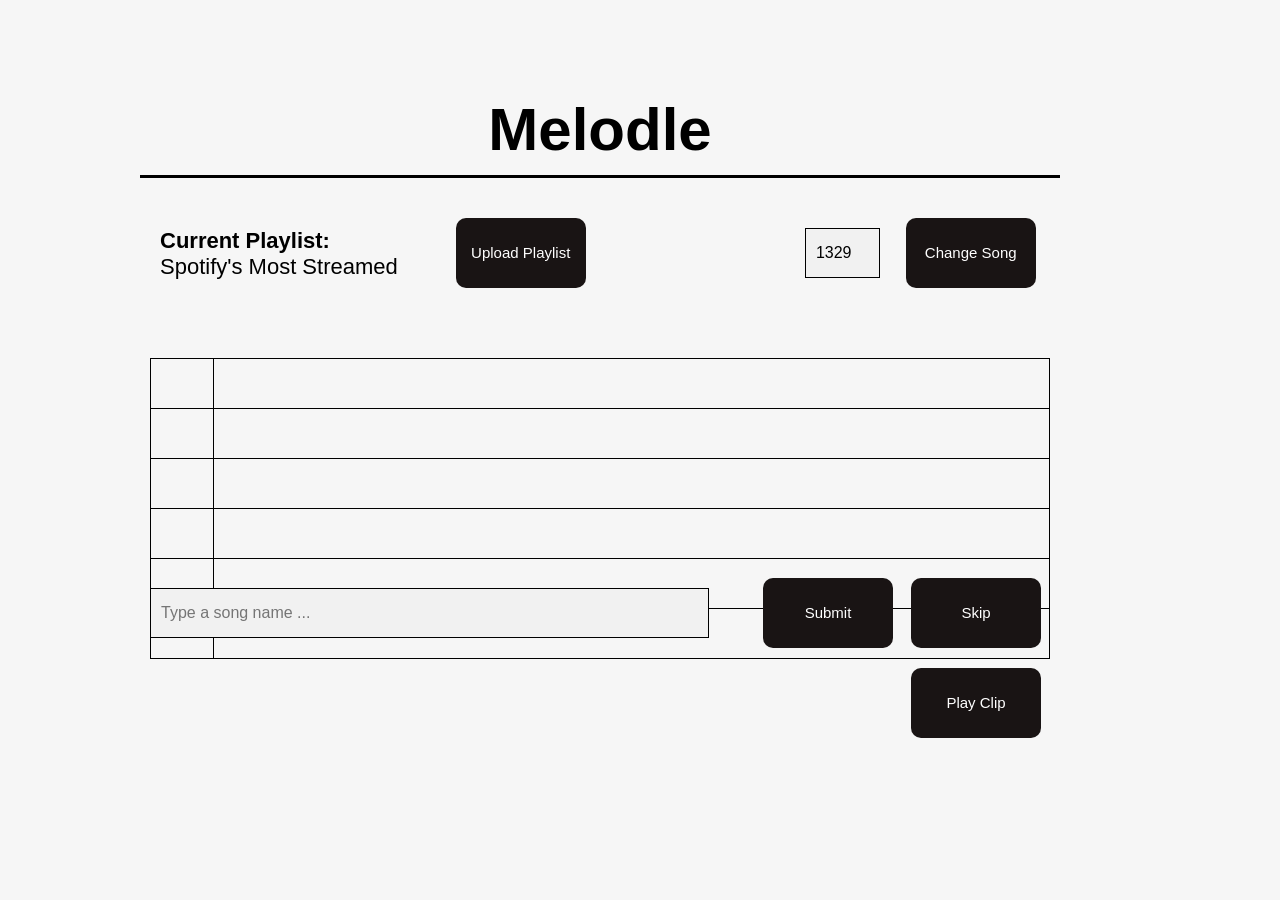
<file: Melodle.html>
<html>

<head>
  <title>Melodle</title>
  <link rel="icon" type="image/x-icon" href="https://i.imgur.com/W0hSLN9.png">
  <style>
  	body {
  		font-family: Helvetica;
  		background-color: #f6f6f6;
  	}

    table {
	    border-collapse: collapse;
	    width: 100%;
	    
	}

	tr {
		height: 50px;
	}

	td,
	th {
	    border: 1px solid #000000;
	    text-align: left;
	    padding-left: 2%;
	    font-size: 22px;
	}

    .switcher {
      display: inline-flex;
      flex-direction: row;
      padding: 10px;
      justify-content: space-between;
      flex-grow: 1;
      width: 50%;
    }

    #completed-text {
    	margin: auto;
    	font-size: 28px;
    	text-align: center;
    }

    .container {
		position: absolute;
		margin: auto;
		display: inline-flex;
		width: 1000px;
	    height: 68%;
	    flex-direction: column;
	    
	    padding-top: 6%;
		left: 50%;
		transform: translate(-50%);
    }

    .container-row {
    	width: 90%;
    	min-height: 70px;
    	display: inline-flex;
    	flex-direction: row;
    	padding: 10px;
    	justify-content: space-between;
    }

    #main-section-1 {
    	padding-top:3%;
    }

    #main-section-2 {
    	flex-grow: 1;
    	padding-top: 7%;
    	padding-bottom: 5%;
    }

    #main-section-completed {
    	display: none;
    }

    form {
    	flex-grow: 1;
    	padding-right: 5%;
	   	padding-top: 10px;
    }

    .form-input {
    	float: right;
    	width: 75px;
    	height: 50px;
    }

    #myInput {
	   	height: 50px;
    }

    button {
      min-width: max-content;
      min-height: max-content;
      width: 130px;
      height: 70px;
      margin-left: 1%;
      margin-right: 1%;
      border-radius: 10px;
      border: 0;
      background: #191414;
      color: #fff;
      font-size: 15;
      cursor: pointer;
    }

    .playBtn:hover {
      background: #1Db954;
    }

    .autocomplete {
	  /*the container must be positioned relative:*/
	  position: relative;
	  display: inline-block;
	  width: 100%;
	}
	input {
	  border: 1px solid #000;
	  background-color: #f1f1f1;
	  padding: 10px;
	  font-size: 16px;
	}
	input[type=text] {
	  background-color: #f1f1f1;
	  width: 100%;
	}
	.autocomplete-items {
	  position: absolute;
	  border: 1px solid #d4d4d4;
	  border-bottom: none;
	  border-top: none;
	  z-index: 99;
	  /*position the autocomplete items to be the same width as the container:*/
	  top: 100%;
	  left: 0;
	  right: 0;
	}
	.autocomplete-items div {
	  padding: 10px;
	  cursor: pointer;
	  background-color: #fff;
	  border-bottom: 1px solid #d4d4d4;
	}
	.autocomplete-items div:hover {
	  /*when hovering an item:*/
	  background-color: #e9e9e9;
	}
	.autocomplete-active {
	  /*when navigating through the items using the arrow keys:*/
	  background-color: DodgerBlue !important;
	  color: #ffffff;
	}

	.progressbar {
	  width: 80%;
	  padding-top: 15px;
	  padding-right: 10px;
	  height: 40px;
	}
	.progressbar .inner {
	  height: 40px;
	  animation: progressbar-countdown;
	  /* Placeholder, this will be updated using javascript */
	  animation-duration: 40s;
	  /* We stop in the end */
	  animation-iteration-count: 1;
	  /* Stay on pause when the animation is finished finished */
	  animation-fill-mode: forwards;
	  /* We start paused, we start the animation using javascript */
	  animation-play-state: paused;
	  /* We want a linear animation, ease-out is standard */
	  animation-timing-function: linear;
	}
	@keyframes progressbar-countdown {
	  0% {
	    width: 100%;
	    background: #0F0;
	  }
	  100% {
	    width: 0%;
	    background: #F00;
	  }
	}
  </style>
</head>

<body onload="setDailySongVal()">
  <div class="container">
  	  <div class="container-row" style="border-bottom: solid;">
  	  	<div id="header" style="font-size:60px; margin:auto;">
  	  		<b>Melodle</b>
  	  	</div>
  	  </div>
	  <div class="container-row" id="main-section-1">
	  	<div class="switcher">
		  	<div id="playlist" style="font-size:22px; padding-top:10px;"><b>Current Playlist:</b><br/>Spotify's Most Streamed</div>
		  	<button id="setplaylist" onclick="uploadPlaylist()">Upload Playlist</button>
		</div>
		<div class="switcher">
		    <form>
				<input class="form-input" id="songNum" type="number" min="1" max="977">
			</form>
		    <button id="setsong" class="setsong">Change Song</button>
		</div>
	  </div>

	  <div class="container-row" id="main-section-2">
	  	<table>
	  		<tr>
	  			<td id="x1" style="width:7%;"></td>
	  			<td id="guess1"></td>
	  		</tr>
	  		<tr>
	  			<td id="x2"></td>
	  			<td id="guess2"></td>
	  		</tr>
	  		  <tr>
	  			<td id="x3"></td>
	  			<td id="guess3"></td>
	  		</tr>
	  		<tr>
	  			<td id="x4"></td>
	  			<td id="guess4"></td>
	  		</tr>
	  		<tr>
	  			<td id="x5"></td>
	  			<td id="guess5"></td>
	  		</tr>
	  		<tr>
	  			<td id="x6"></td>
	  			<td id="guess6"></td>
	  		</tr>
	  	</table>
	  </div>

	  <div class="container-row" id="main-section-completed">
		<div id="completed-text"></div>
	  </div>

	    <div class="container-row" style="height:0%">
			<div id="embed-iframe"></div>
		</div>

		<div class="container-row" id="main-section-3">
			<form autocomplete="off">
			    <div class="autocomplete">
			      <input id="myInput" type="text" name="myInput" placeholder="Type a song name ...">
			    </div>
			</form>
			<button class="submit" onclick="checkAnswer()">Submit</button>
			<button class="skip" onclick="skip()">Skip</button>
		  </div>
	  
	    <div class="container-row" id="main-section-4">
	    <div id='progressbar'></div>
	    <button class="playBtn" id="playBtn">Play Clip</button>
	    </div>	
   	</div>

  <script src="https://open.spotify.com/embed-podcast/iframe-api/v1" async>
  </script>
  <script type="text/javascript">
  	var links = [
  		'https://open.spotify.com/track/18XlJEroUwFo0tLZxscgXE',
		'https://open.spotify.com/track/1UZOjK1BwmwWU14Erba9CZ',
		'https://open.spotify.com/track/6brl7bwOHmGFkNw3MBqssT',
		'https://open.spotify.com/track/5hc71nKsUgtwQ3z52KEKQk',
		'https://open.spotify.com/track/0wwPcA6wtMf6HUMpIRdeP7',
		'https://open.spotify.com/track/1KMkcUvF7m3SDChDOa7i5L',
		'https://open.spotify.com/track/6HZ9VeI5IRFCNQLXhpF4bq',
		'https://open.spotify.com/track/1RMJOxR6GRPsBHL8qeC2ux',
		'https://open.spotify.com/track/7hxHWCCAIIxFLCzvDgnQHX',
		'https://open.spotify.com/track/52okn5MNA47tk87PeZJLEL',
		'https://open.spotify.com/track/4VywXu6umkIQ2OS0m1I79y',
		'https://open.spotify.com/track/1Cv1YLb4q0RzL6pybtaMLo',
		'https://open.spotify.com/track/6v3KW9xbzN5yKLt9YKDYA2',
		'https://open.spotify.com/track/6UelLqGlWMcVH1E5c4H7lY',
		'https://open.spotify.com/track/7KA4W4McWYRpgf0fWsJZWB',
		'https://open.spotify.com/track/4eWQlBRaTjPPUlzacqEeoQ',
		'https://open.spotify.com/track/2ksOAxtIxY8yElEWw8RhgK',
		'https://open.spotify.com/track/7iXF2W9vKmDoGAhlHdpyIa',
		'https://open.spotify.com/track/4Oun2ylbjFKMPTiaSbbCih',
		'https://open.spotify.com/track/0gplL1WMoJ6iYaPgMCL0gX',
		'https://open.spotify.com/track/0M9ydKzuF3oZTfYYPfaGX1',
		'https://open.spotify.com/track/4S8d14HvHb70ImctNgVzQQ',
		'https://open.spotify.com/track/0y60itmpH0aPKsFiGxmtnh',
		'https://open.spotify.com/track/4G8gkOterJn0Ywt6uhqbhp',
		'https://open.spotify.com/track/7vrJn5hDSXRmdXoR30KgF1',
		'https://open.spotify.com/track/5J4ZkQpzMUFojo1CtAZYpn',
		'https://open.spotify.com/track/7uoFMmxln0GPXQ0AcCBXRq',
		'https://open.spotify.com/track/22LAwLoDA5b4AaGSkg6bKW',
		'https://open.spotify.com/track/3YJJjQPAbDT7mGpX3WtQ9A',
		'https://open.spotify.com/track/1Ej96GIBCTvgH7tNX1r3qr',
		'https://open.spotify.com/track/5w9c2J52mkdntKOmRLeM2m',
		'https://open.spotify.com/track/3n69hLUdIsSa1WlRmjMZlW',
		'https://open.spotify.com/track/6I3mqTwhRpn34SLVafSH7G',
		'https://open.spotify.com/track/4o6BgsqLIBViaGVbx5rbRk',
		'https://open.spotify.com/track/3RiPr603aXAoi4GHyXx0uy',
		'https://open.spotify.com/track/2x7MyWybabEz6Y6wvHuwGE',
		'https://open.spotify.com/track/09CtPGIpYB4BrO8qb1RGsF',
		'https://open.spotify.com/track/1cS0TgbR263ey9jn0MwD2s',
		'https://open.spotify.com/track/69vToJ9BMbbLlFZo7k7A7B',
		'https://open.spotify.com/track/4gbVRS8gloEluzf0GzDOFc',
		'https://open.spotify.com/track/18lR4BzEs7e3qzc0KVkTpU',
		'https://open.spotify.com/track/39Yp9wwQiSRIDOvrVg7mbk',
		'https://open.spotify.com/track/7szuecWAPwGoV1e5vGu8tl',
		'https://open.spotify.com/track/4HBZA5flZLE435QTztThqH',
		'https://open.spotify.com/track/3BJiF37kmX4HCfYSO7qBnQ',
		'https://open.spotify.com/track/5cF0dROlMOK5uNZtivgu50',
		'https://open.spotify.com/track/3Dv1eDb0MEgF93GpLXlucZ',
		'https://open.spotify.com/track/70eFcWOvlMObDhURTqT4Fv',
		'https://open.spotify.com/track/0a9sd6MEXZXIPHk0fAxpZ4',
		'https://open.spotify.com/track/7xoUc6faLbCqZO6fQEYprd',
		'https://open.spotify.com/track/0q75NwOoFiARAVp4EXU4Bs',
		'https://open.spotify.com/track/1JSTJqkT5qHq8MDJnJbRE1',
		'https://open.spotify.com/track/6W2VbtvMrDXm5vYeB7amkO',
		'https://open.spotify.com/track/789CxjEOtO76BVD1A9yJQH',
		'https://open.spotify.com/track/7DcvwMAiqKJQD1rrdfxSDx',
		'https://open.spotify.com/track/1Lim1Py7xBgbAkAys3AGAG',
		'https://open.spotify.com/track/1fu5IQSRgPxJL2OTP7FVLW',
		'https://open.spotify.com/track/4ofwffwvvnbSkrMSCKQDaC',
		'https://open.spotify.com/track/54bFM56PmE4YLRnqpW6Tha',
		'https://open.spotify.com/track/2Oycxb8QbPkpHTo8ZrmG0B',
		'https://open.spotify.com/track/3AEZUABDXNtecAOSC1qTfo',
		'https://open.spotify.com/track/57RA3JGafJm5zRtKJiKPIm',
		'https://open.spotify.com/track/6KuHjfXHkfnIjdmcIvt9r0',
		'https://open.spotify.com/track/4w8niZpiMy6qz1mntFA5uM',
		'https://open.spotify.com/track/1P17dC1amhFzptugyAO7Il',
		'https://open.spotify.com/track/2PpruBYCo4H7WOBJ7Q2EwM',
		'https://open.spotify.com/track/5DqdesEfbRyOlSS3Tf6c29',
		'https://open.spotify.com/track/5YEOzOojehCqxGQCcQiyR4',
		'https://open.spotify.com/track/6KBYefIoo7KydImq1uUQlL',
		'https://open.spotify.com/track/0lYBSQXN6rCTvUZvg9S0lU',
		'https://open.spotify.com/track/4jPy3l0RUwlUI9T5XHBW2m',
		'https://open.spotify.com/track/2RlgNHKcydI9sayD2Df2xp',
		'https://open.spotify.com/track/0vbtURX4qv1l7besfwmnD8',
		'https://open.spotify.com/track/6YUTL4dYpB9xZO5qExPf05',
		'https://open.spotify.com/track/79esEXlqqmq0GPz0xQSZTV',
		'https://open.spotify.com/track/2Fxmhks0bxGSBdJ92vM42m',
		'https://open.spotify.com/track/7AQim7LbvFVZJE3O8TYgf2',
		'https://open.spotify.com/track/4jvjzW7Hm0yK4LvvE0Paz9',
		'https://open.spotify.com/track/6cr6UDpkjEaMQ80OjWqEBQ',
		'https://open.spotify.com/track/38zsOOcu31XbbYj9BIPUF1',
		'https://open.spotify.com/track/7w87IxuO7BDcJ3YUqCyMTT',
		'https://open.spotify.com/track/4XNrMwGx1SqP01sqkGTDmo',
		'https://open.spotify.com/track/0AS63m1wHv9n4VVRizK6Hc',
		'https://open.spotify.com/track/2a1o6ZejUi8U3wzzOtCOYw',
		'https://open.spotify.com/track/6n4U3TlzUGhdSFbUUhTvLP',
		'https://open.spotify.com/track/2tJulUYLDKOg9XrtVkMgcJ',
		'https://open.spotify.com/track/48RrDBpOSSl1aLVCalGl5C',
		'https://open.spotify.com/track/1DunhgeZSEgWiIYbHqXl0c',
		'https://open.spotify.com/track/1nueTG77MzNkJTKQ0ZdGzT',
		'https://open.spotify.com/track/3HVWdVOQ0ZA45FuZGSfvns',
		'https://open.spotify.com/track/1KGi9sZVMeszgZOWivFpxs',
		'https://open.spotify.com/track/3jjujdWJ72nww5eGnfs2E7',
		'https://open.spotify.com/track/40riOy7x9W7GXjyGp4pjAv',
		'https://open.spotify.com/track/37ZJ0p5Jm13JPevGcx4SkF',
		'https://open.spotify.com/track/7uzmGiiJyRfuViKKK3lVmR',
		'https://open.spotify.com/track/4dASQiO1Eoo3RJvt74FtXB',
		'https://open.spotify.com/track/3UmaczJpikHgJFyBTAJVoz',
		'https://open.spotify.com/track/6i0V12jOa3mr6uu4WYhUBr',
		'https://open.spotify.com/track/43bCmCI0nSgcT7QdMXY6LV',
		'https://open.spotify.com/track/3a1lNhkSLSkpJE4MSHpDu9',
		'https://open.spotify.com/track/7AFASza1mXqntmGtbxXprO',
		'https://open.spotify.com/track/152lZdxL1OR0ZMW6KquMif',
		'https://open.spotify.com/track/5u1n1kITHCxxp8twBcZxWy',
		'https://open.spotify.com/track/7KbF6AdprOXEEHlsq11Z6d',
		'https://open.spotify.com/track/1HNkqx9Ahdgi1Ixy2xkKkL',
		'https://open.spotify.com/track/5yY9lUy8nbvjM1Uyo1Uqoc',
		'https://open.spotify.com/track/2ZRo7axmMPeSVUvDbGkJah',
		'https://open.spotify.com/track/3yfqSUWxFvZELEM4PmlwIR',
		'https://open.spotify.com/track/07nH4ifBxUB4lZcsf44Brn',
		'https://open.spotify.com/track/5XeFesFbtLpXzIVDNQP22n',
		'https://open.spotify.com/track/0JXXNGljqupsJaZsgSbMZV',
		'https://open.spotify.com/track/6gBFPUFcJLzWGx4lenP6h2',
		'https://open.spotify.com/track/2FY7b99s15jUprqC0M5NCT',
		'https://open.spotify.com/track/1SOClUWhOi8vHZYMz3GluK',
		'https://open.spotify.com/track/0BCPKOYdS2jbQ8iyB56Zns',
		'https://open.spotify.com/track/23rdcrD0Eky4vYn2TZidxJ',
		'https://open.spotify.com/track/27NovPIUIRrOZoCHxABJwK',
		'https://open.spotify.com/track/7xQAfvXzm3AkraOtGPWIZg',
		'https://open.spotify.com/track/7fBv7CLKzipRk6EC6TWHOB',
		'https://open.spotify.com/track/4tqcoej1zPvwePZCzuAjJd',
		'https://open.spotify.com/track/1bCQIvugIRkL0yLG5cvQcZ',
		'https://open.spotify.com/track/1SN1vSPsr4V4tIUTR3s8YW',
		'https://open.spotify.com/track/63T7DJ1AFDD6Bn8VzG6JE8',
		'https://open.spotify.com/track/04aAxqtGp5pv12UXAg4pkq',
		'https://open.spotify.com/track/2Z8WuEywRWYTKe1NybPQEW',
		'https://open.spotify.com/track/6sy3LkhNFjJWlaeSMNwQ62',
		'https://open.spotify.com/track/5ubvP9oKmxLUVq506fgLhk',
		'https://open.spotify.com/track/1Ov37jtRQ2YNAe8HzfczkL',
		'https://open.spotify.com/track/6uBhi9gBXWjanegOb2Phh0',
		'https://open.spotify.com/track/2G7V7zsVDxg1yRsu7Ew9RJ',
		'https://open.spotify.com/track/0ntQJM78wzOLVeCUAW7Y45',
		'https://open.spotify.com/track/0KKkJNfGyhkQ5aFogxQAPU',
		'https://open.spotify.com/track/5nujrmhLynf4yMoMtj8AQF',
		'https://open.spotify.com/track/2m1hi0nfMR9vdGC8UcrnwU',
		'https://open.spotify.com/track/2eAvDnpXP5W0cVtiI0PUxV',
		'https://open.spotify.com/track/086myS9r57YsLbJpU0TgK9',
		'https://open.spotify.com/track/2ZRo7axmMPeSVUvDbGkJah',
		'https://open.spotify.com/track/7yMiX7n9SBvadzox8T5jzT',
		'https://open.spotify.com/track/6RtPijgfPKROxEzTHNRiDp',
		'https://open.spotify.com/track/2tznHmp70DxMyr2XhWLOW0',
		'https://open.spotify.com/track/6RUKPb4LETWmmr3iAEQktW',
		'https://open.spotify.com/track/1CS7Sd1u5tWkstBhpssyjP',
		'https://open.spotify.com/track/6Qyc6fS4DsZjB2mRW9DsQs',
		'https://open.spotify.com/track/5FVd6KXrgO9B3JPmC8OPst',
		'https://open.spotify.com/track/7795WJLVKJoAyVoOtCWqXN',
		'https://open.spotify.com/track/0ARK753YaiJbpLUk7z5yIM',
		'https://open.spotify.com/track/0qUxMyqzsn6UKc6CPIHnkh',
		'https://open.spotify.com/track/2qG5sZ7Si6sdK74qLxedYM',
		'https://open.spotify.com/track/3pXF1nA74528Edde4of9CC',
		'https://open.spotify.com/track/1ZMiCix7XSAbfAJlEZWMCp',
		'https://open.spotify.com/track/4qXKkOZ691yYgQu4Lunrds',
		'https://open.spotify.com/track/4Li2WHPkuyCdtmokzW2007',
		'https://open.spotify.com/track/4fSIb4hdOQ151TILNsSEaF',
		'https://open.spotify.com/track/2JzZzZUQj3Qff7wapcbKjc',
		'https://open.spotify.com/track/7wZUrN8oemZfsEd1CGkbXE',
		'https://open.spotify.com/track/2DlHlPMa4M17kufBvI2lEN',
		'https://open.spotify.com/track/5VGlqQANWDKJFl0MBG3sg2',
		'https://open.spotify.com/track/5QO79kh1waicV47BqGRL3g',
		'https://open.spotify.com/track/4wCmqSrbyCgxEXROQE6vtV',
		'https://open.spotify.com/track/0jWgAnTrNZmOGmqgvHhZEm',
		'https://open.spotify.com/track/6DCZcSspjsKoFjzjrWoCdn',
		'https://open.spotify.com/track/32lm3769IRfcnrQV11LO4E',
		'https://open.spotify.com/track/5WHTFyqSii0lmT9R21abT8',
		'https://open.spotify.com/track/78qd8dvwea0Gosb6Fe6j3k',
		'https://open.spotify.com/track/14OxJlLdcHNpgsm4DRwDOB',
		'https://open.spotify.com/track/4umIPjkehX1r7uhmGvXiSV',
		'https://open.spotify.com/track/3xgT3xIlFGqZjYW9QlhJWp',
		'https://open.spotify.com/track/5ry2OE6R2zPQFDO85XkgRb',
		'https://open.spotify.com/track/0SGkqnVQo9KPytSri1H6cF',
		'https://open.spotify.com/track/5hVghJ4KaYES3BFUATCYn0',
		'https://open.spotify.com/track/7ytR5pFWmSjzHJIeQkgog4',
		'https://open.spotify.com/track/7e89621JPkKaeDSTQ3avtg',
		'https://open.spotify.com/track/41Fflg7qHiVOD6dEPvsCzO',
		'https://open.spotify.com/track/0E9ZjEAyAwOXZ7wJC0PD33',
		'https://open.spotify.com/track/1VLtjHwRWOVJiE5Py7JxoQ',
		'https://open.spotify.com/track/7x8dCjCr0x6x2lXKujYD34',
		'https://open.spotify.com/track/6MdqqkQ8sSC0WB4i8PyRuQ',
		'https://open.spotify.com/track/45bE4HXI0AwGZXfZtMp8JR',
		'https://open.spotify.com/track/4xqrdfXkTW4T0RauPLv3WA',
		'https://open.spotify.com/track/72gv4zhNvRVdQA0eOenCal',
		'https://open.spotify.com/track/2RttW7RAu5nOAfq6YFvApB',
		'https://open.spotify.com/track/5WI2ltQIdwgzf1SNE76JyR',
		'https://open.spotify.com/track/7xHWNBFm6ObGEQPaUxHuKO',
		'https://open.spotify.com/track/0azC730Exh71aQlOt9Zj3y',
		'https://open.spotify.com/track/6hvczQ05jc1yGlp9zhb95V',
		'https://open.spotify.com/track/5S9lfZu1YF8xKkgSsqL2Bd',
		'https://open.spotify.com/track/3GCdLUSnKSMJhs4Tj6CV3s',
		'https://open.spotify.com/track/0F7FA14euOIX8KcbEturGH',
		'https://open.spotify.com/track/3uwnnTQcHM1rDqSfA4gQNz',
		'https://open.spotify.com/track/2CEgGE6aESpnmtfiZwYlbV',
		'https://open.spotify.com/track/698ItKASDavgwZ3WjaWjtz',
		'https://open.spotify.com/track/5wANPM4fQCJwkGd4rN57mH',
		'https://open.spotify.com/track/7snQQk1zcKl8gZ92AnueZW',
		'https://open.spotify.com/track/0snQkGI5qnAmohLE7jTsTn',
		'https://open.spotify.com/track/3HWzoMvoF3TQfYg4UPszDq',
		'https://open.spotify.com/track/6b8Be6ljOzmkOmFslEb23P',
		'https://open.spotify.com/track/5jE48hhRu8E6zBDPRSkEq7',
		'https://open.spotify.com/track/59qrUpoplZxbIZxk6X0Bm3',
		'https://open.spotify.com/track/1dGr1c8CrMLDpV6mPbImSI',
		'https://open.spotify.com/track/5CLGzJsGqhCEECcpnFQA8x',
		'https://open.spotify.com/track/7LVHVU3tWfcxj5aiPFEW4Q',
		'https://open.spotify.com/track/5hnyJvgoWiQUYZttV4wXy6',
		'https://open.spotify.com/track/0k2GOhqsrxDTAbFFSdNJjT',
		'https://open.spotify.com/track/5O4erNlJ74PIF6kGol1ZrC',
		'https://open.spotify.com/track/16wAOAZ2OkqoIDN7TpChjR',
		'https://open.spotify.com/track/1qEmFfgcLObUfQm0j1W2CK',
		'https://open.spotify.com/track/6ukMqDxnOPOgoHdak7Kyp3',
		'https://open.spotify.com/track/79s5XnCN4TJKTVMSmOx8Ep',
		'https://open.spotify.com/track/0g5EKLgdKvNlln7TNqBByK',
		'https://open.spotify.com/track/6b2RcmUt1g9N9mQ3CbjX2Y',
		'https://open.spotify.com/track/3SErMoIKdRELto2OspGs5L',
		'https://open.spotify.com/track/3VqHuw0wFlIHcIPWkhIbdQ',
		'https://open.spotify.com/track/6V1bu6o1Yo5ZXnsCJU8Ovk',
		'https://open.spotify.com/track/1Qrg8KqiBpW07V7PNxwwwL',
		'https://open.spotify.com/track/0u2P5u6lvoDfwTYjAADbn4',
		'https://open.spotify.com/track/0TlLq3lA83rQOYtrqBqSct',
		'https://open.spotify.com/track/5fwSHlTEWpluwOM0Sxnh5k',
		'https://open.spotify.com/track/0CAfXk7DXMnon4gLudAp7J',
		'https://open.spotify.com/track/7JJmb5XwzOO8jgpou264Ml',
		'https://open.spotify.com/track/5e9TFTbltYBg2xThimr0rU',
		'https://open.spotify.com/track/7lrVEKB5tZdDciy1PZaf4z',
		'https://open.spotify.com/track/2wAJTrFhCnQyNSD3oUgTZO',
		'https://open.spotify.com/track/76hfruVvmfQbw0eYn1nmeC',
		'https://open.spotify.com/track/2tUBqZG2AbRi7Q0BIrVrEj',
		'https://open.spotify.com/track/4nK5YrxbMGZstTLbvj6Gxw',
		'https://open.spotify.com/track/45Egmo7icyopuzJN0oMEdk',
		'https://open.spotify.com/track/5iSEsR6NKjlC9SrIJkyL3k',
		'https://open.spotify.com/track/48UPSzbZjgc449aqz8bxox',
		'https://open.spotify.com/track/3GVkPk8mqxz0itaAriG1L7',
		'https://open.spotify.com/track/1DIXPcTDzTj8ZMHt3PDt8p',
		'https://open.spotify.com/track/5HQVUIKwCEXpe7JIHyY734',
		'https://open.spotify.com/track/6habFhsOp2NvshLv26DqMb',
		'https://open.spotify.com/track/26rdOwwjC2UnweK3xeS58u',
		'https://open.spotify.com/track/1NDxZ7cFAo481dtYWdrUnR',
		'https://open.spotify.com/track/6GG73Jik4jUlQCkKg9JuGO',
		'https://open.spotify.com/track/77loZpT5Y5PRP1S451P9Yz',
		'https://open.spotify.com/track/3oDkdAySo1VQQG0ptV7uwa',
		'https://open.spotify.com/track/57bgtoPSgt236HzfBOd8kj',
		'https://open.spotify.com/track/059bcIhyc2SBwm6sw2AZzd',
		'https://open.spotify.com/track/60a0Rd6pjrkxjPbaKzXjfq',
		'https://open.spotify.com/track/1RouRzlg8OKFeqc6LvdxmB',
		'https://open.spotify.com/track/0yvPEnB032fojLfVluFjUv',
		'https://open.spotify.com/track/5ByAIlEEnxYdvpnezg7HTX',
		'https://open.spotify.com/track/2V65y3PX4DkRhy1djlxd9p',
		'https://open.spotify.com/track/3JvrhDOgAt6p7K8mDyZwRd',
		'https://open.spotify.com/track/6ucR4KfvsBFWCMVFDvyKKl',
		'https://open.spotify.com/track/6HU7h9RYOaPRFeh0R3UeAr',
		'https://open.spotify.com/track/75FYqcxt1YEAtqDLrOeIJn',
		'https://open.spotify.com/track/6CcJMwBtXByIz4zQLzFkKc',
		'https://open.spotify.com/track/6M6Tk58pQvABy6ru66dY3d',
		'https://open.spotify.com/track/3CRDbSIZ4r5MsZ0YwxuEkn',
		'https://open.spotify.com/track/6XHVuErjQ4XNm6nDPVCxVX',
		'https://open.spotify.com/track/2YpeDb67231RjR0MgVLzsG',
		'https://open.spotify.com/track/5lF0pHbsJ0QqyIrLweHJPW',
		'https://open.spotify.com/track/4BP3uh0hFLFRb5cjsgLqDh',
		'https://open.spotify.com/track/1mea3bSkSGXuIRvnydlB5b',
		'https://open.spotify.com/track/31AOj9sFz2gM0O3hMARRBx',
		'https://open.spotify.com/track/2igwFfvr1OAGX9SKDCPBwO',
		'https://open.spotify.com/track/57JVGBtBLCfHw2muk5416J',
		'https://open.spotify.com/track/0uxSUdBrJy9Un0EYoBowng',
		'https://open.spotify.com/track/285pBltuF7vW8TeWk8hdRR',
		'https://open.spotify.com/track/6bnF93Rx87YqUBLSgjiMU8',
		'https://open.spotify.com/track/5hC7h0yWVMkxhLbNXCscBR',
		'https://open.spotify.com/track/5TXDeTFVRVY7Cvt0Dw4vWW',
		'https://open.spotify.com/track/0n4bITAu0Y0nigrz3MFJMb',
		'https://open.spotify.com/track/2Rk4JlNc2TPmZe2af99d45',
		'https://open.spotify.com/track/34gCuhDGsG4bRPIf9bb02f',
		'https://open.spotify.com/track/56f5qnyAlZdlz8wrUDA50h',
		'https://open.spotify.com/track/7nKBxz47S9SD79N086fuhn',
		'https://open.spotify.com/track/3G6hD9B2ZHOsgf4WfNu7X1',
		'https://open.spotify.com/track/7iDa6hUg2VgEL1o1HjmfBn',
		'https://open.spotify.com/track/2Foc5Q5nqNiosCNqttzHof',
		'https://open.spotify.com/track/6CjtS2JZH9RkDz5UVInsa9',
		'https://open.spotify.com/track/4QNpBfC0zvjKqPJcyqBy9W',
		'https://open.spotify.com/track/3Ol2xnObFdKV9pmRD2t9x8',
		'https://open.spotify.com/track/3YRCqOhFifThpSRFJ1VWFM',
		'https://open.spotify.com/track/5Gu0PDLN4YJeW75PpBSg9p',
		'https://open.spotify.com/track/0PvFJmanyNQMseIFrU708S',
		'https://open.spotify.com/track/5masKPHeAOVNgxdLebIcK7',
		'https://open.spotify.com/track/0k4d5YPDr1r7FX77VdqWez',
		'https://open.spotify.com/track/1GzNGrxi4NIOKu0Z4npUss',
		'https://open.spotify.com/track/6Za3190Sbw39BBC77WSS1C',
		'https://open.spotify.com/track/3TGRqZ0a2l1LRblBkJoaDx',
		'https://open.spotify.com/track/6RUhbFEhrvGISaQ8u2j2JN',
		'https://open.spotify.com/track/09IStsImFySgyp0pIQdqAc',
		'https://open.spotify.com/track/3FAJ6O0NOHQV8Mc5Ri6ENp',
		'https://open.spotify.com/track/1QEEqeFIZktqIpPI4jSVSF',
		'https://open.spotify.com/track/6L89mwZXSOwYl76YXfX13s',
		'https://open.spotify.com/track/12KUFSHFgT0XCoiSlvdQi4',
		'https://open.spotify.com/track/2BgEsaKNfHUdlh97KmvFyo',
		'https://open.spotify.com/track/62PDM93qqC4xSfQMV48MRF',
		'https://open.spotify.com/track/3H7ihDc1dqLriiWXwsc2po',
		'https://open.spotify.com/track/630sXRhIcfwr2e4RdNtjKN',
		'https://open.spotify.com/track/0zLCBJZSiELJf02ucPP9wb',
		'https://open.spotify.com/track/4cktbXiXOapiLBMprHFErI',
		'https://open.spotify.com/track/62PaSfnXSMyLshYJrlTuL3',
		'https://open.spotify.com/track/1nahzW3kfMuwReTka28tH5',
		'https://open.spotify.com/track/3nqQXoyQOWXiESFLlDF1hG',
		'https://open.spotify.com/track/2zYzyRzz6pRmhPzyfMEC8s',
		'https://open.spotify.com/track/5r5cp9IpziiIsR6b93vcnQ',
		'https://open.spotify.com/track/55n9yjI6qqXh5F2mYvUc2y',
		'https://open.spotify.com/track/2374M0fQpWi3dLnB54qaLX',
		'https://open.spotify.com/track/5jW3rF4URMdK7tO2xjS5EI',
		'https://open.spotify.com/track/1yvMUkIOTeUNtNWlWRgANS',
		'https://open.spotify.com/track/7iNIg7XDEaYECfWD5dJ9Va',
		'https://open.spotify.com/track/5xEM5hIgJ1jjgcEBfpkt2F',
		'https://open.spotify.com/track/5Nm9ERjJZ5oyfXZTECKmRt',
		'https://open.spotify.com/track/2AT8iROs4FQueDv2c8q2KE',
		'https://open.spotify.com/track/6qn9YLKt13AGvpq9jfO8py',
		'https://open.spotify.com/track/6lanRgr6wXibZr8KgzXxBl',
		'https://open.spotify.com/track/4HlFJV71xXKIGcU3kRyttv',
		'https://open.spotify.com/track/7tqhbajSfrz2F7E1Z75ASX',
		'https://open.spotify.com/track/68Dni7IE4VyPkTOH9mRWHr',
		'https://open.spotify.com/track/5tz69p7tJuGPeMGwNTxYuV',
		'https://open.spotify.com/track/2AY1UAimvTqjJC8vDJsOyy',
		'https://open.spotify.com/track/47BBI51FKFwOMlIiX6m8ya',
		'https://open.spotify.com/track/0wI7QkCcs8FUQE1OkXUIqd',
		'https://open.spotify.com/track/4R2kfaDFhslZEMJqAFNpdd',
		'https://open.spotify.com/track/3cHyrEgdyYRjgJKSOiOtcS',
		'https://open.spotify.com/track/6nTiIhLmQ3FWhvrGafw2zj',
		'https://open.spotify.com/track/1LoriJC05IrHIDwj3q0KC1',
		'https://open.spotify.com/track/2CtemffYhT0DJWcT1XW047',
		'https://open.spotify.com/track/4DpNNXFMMxQEKl7r0ykkWA',
		'https://open.spotify.com/track/5oO3drDxtziYU2H1X23ZIp',
		'https://open.spotify.com/track/2Xr1dTzJee307rmrkt8c0g',
		'https://open.spotify.com/track/70C4NyhjD5OZUMzvWZ3njJ',
		'https://open.spotify.com/track/50nfwKoDiSYg8zOCREWAm5',
		'https://open.spotify.com/track/4cxMGhkinTocPSVVKWIw0d',
		'https://open.spotify.com/track/4a9tbd947vo9K8Vti9JwcI',
		'https://open.spotify.com/track/7FYH5AW3bVfZHJIQpq3UOA',
		'https://open.spotify.com/track/2tGvwE8GcFKwNdAXMnlbfl',
		'https://open.spotify.com/track/4t9a07PAghtQMRAIP9FQ7Z',
		'https://open.spotify.com/track/50kpGaPAhYJ3sGmk6vplg0',
		'https://open.spotify.com/track/6Pgkp4qUoTmJIPn7ReaGxL',
		'https://open.spotify.com/track/4tCtwWceOPWzenK2HAIJSb',
		'https://open.spotify.com/track/3PzeZR8CqtwXmSn5AVao7J',
		'https://open.spotify.com/track/7wBJfHzpfI3032CSD7CE2m',
		'https://open.spotify.com/track/1zB4vmk8tFRmM9UULNzbLB',
		'https://open.spotify.com/track/5UWwZ5lm5PKu6eKsHAGxOk',
		'https://open.spotify.com/track/2qOm7ukLyHUXWyR4ZWLwxA',
		'https://open.spotify.com/track/6huNf4dutXRjJyGn7f5BPS',
		'https://open.spotify.com/track/1ehPJRt49h6N0LoryqKZXq',
		'https://open.spotify.com/track/2HbKqm4o0w5wEeEFXm2sD4',
		'https://open.spotify.com/track/1c8gk2PeTE04A1pIDH9YMk',
		'https://open.spotify.com/track/1jaTQ3nqY3oAAYyCTbIvnM',
		'https://open.spotify.com/track/2VIMXmWUIqhMqg6h5FOFPG',
		'https://open.spotify.com/track/4UKCKdYiLN6IMA5ZESUTL7',
		'https://open.spotify.com/track/4ZtFanR9U6ndgddUvNcjcG',
		'https://open.spotify.com/track/6mICuAdrwEjh6Y6lroV2Kg',
		'https://open.spotify.com/track/1xsYj84j7hUDDnTTerGWlH',
		'https://open.spotify.com/track/1A8j067qyiNwQnZT0bzUpZ',
		'https://open.spotify.com/track/2TeLIzFBe3hxkPR5FIQZut',
		'https://open.spotify.com/track/7zsXy7vlHdItvUSH8EwQss',
		'https://open.spotify.com/track/1xK1Gg9SxG8fy2Ya373oqb',
		'https://open.spotify.com/track/0GjEhVFGZW8afUYGChu3Rr',
		'https://open.spotify.com/track/1FTSo4v6BOZH9QxKc3MbVM',
		'https://open.spotify.com/track/12GEpg2XOPyqk03JZEZnJs',
		'https://open.spotify.com/track/55h7vJchibLdUkxdlX3fK7',
		'https://open.spotify.com/track/7e8utCy2JlSB8dRHKi49xM',
		'https://open.spotify.com/track/1000nHvUdawXuUHgBod4Wv',
		'https://open.spotify.com/track/3XVBdLihbNbxUwZosxcGuJ',
		'https://open.spotify.com/track/7EkWXAI1wn8Ii883ecd9xr',
		'https://open.spotify.com/track/0WtDGnWL2KrMCk0mI1Gpwz',
		'https://open.spotify.com/track/1JLn8RhQzHz3qDqsChcmBl',
		'https://open.spotify.com/track/2IRZnDFmlqMuOrYOLnZZyc',
		'https://open.spotify.com/track/3zHq9ouUJQFQRf3cm1rRLu',
		'https://open.spotify.com/track/66hayvUbTotekKU3H4ta1f',
		'https://open.spotify.com/track/0ofHAoxe9vBkTCp2UQIavz',
		'https://open.spotify.com/track/6zSpb8dQRaw0M1dK8PBwQz',
		'https://open.spotify.com/track/7ef4DlsgrMEH11cDZd32M6',
		'https://open.spotify.com/track/4RvWPyQ5RL0ao9LPZeSouE',
		'https://open.spotify.com/track/5rZlwNFl01HqLWBQGryKSm',
		'https://open.spotify.com/track/2iuZJX9X9P0GKaE93xcPjk',
		'https://open.spotify.com/track/2qT1uLXPVPzGgFOx4jtEuo',
		'https://open.spotify.com/track/35mvY5S1H3J2QZyna3TFe0',
		'https://open.spotify.com/track/4Dvkj6JhhA12EX05fT7y2e',
		'https://open.spotify.com/track/4VuS959DSpr82t3qBqCrWG',
		'https://open.spotify.com/track/6I9VzXrHxO9rA9A5euc8Ak',
		'https://open.spotify.com/track/5itOtNx0WxtJmi1TQ3RuRd',
		'https://open.spotify.com/track/0QZ5yyl6B6utIWkxeBDxQN',
		'https://open.spotify.com/track/7KXjTSCq5nL1LoYtL7XAwS',
		'https://open.spotify.com/track/2EjXfH91m7f8HiJN1yQg97',
		'https://open.spotify.com/track/6QgjcU0zLnzq5OrUoSZ3OK',
		'https://open.spotify.com/track/2hKdd3qO7cWr2Jo0Bcs0MA',
		'https://open.spotify.com/track/21jGcNKet2qwijlDFuPiPb',
		'https://open.spotify.com/track/6ZOBP3NvffbU4SZcrnt1k6',
		'https://open.spotify.com/track/0t7fVeEJxO2Xi4H2K5Svc9',
		'https://open.spotify.com/track/60SdxE8apGAxMiRrpbmLY0',
		'https://open.spotify.com/track/5UqCQaDshqbIk3pkhy4Pjg',
		'https://open.spotify.com/track/6f3Slt0GbA2bPZlz0aIFXN',
		'https://open.spotify.com/track/5Z3GHaZ6ec9bsiI5BenrbY',
		'https://open.spotify.com/track/7ycWLEP1GsNjVvcjawXz3z',
		'https://open.spotify.com/track/1NpW5kyvO4XrNJ3rnfcNy3',
		'https://open.spotify.com/track/45S5WTQEGOB1VHr1Q4FuPl',
		'https://open.spotify.com/track/3sNVsP50132BTNlImLx70i',
		'https://open.spotify.com/track/2dpaYNEQHiRxtZbfNsse99',
		'https://open.spotify.com/track/7FGq80cy8juXBCD2nrqdWU',
		'https://open.spotify.com/track/0JiVRyTJcJnmlwCZ854K4p',
		'https://open.spotify.com/track/6jRq8gaZhMUyy5RclRPcAf',
		'https://open.spotify.com/track/5fnA9mkIfScSqHIpeDyvck',
		'https://open.spotify.com/track/43ZyHQITOjhciSUUNPVRHc',
		'https://open.spotify.com/track/2gam98EZKrF9XuOkU13ApN',
		'https://open.spotify.com/track/3dPQuX8Gs42Y7b454ybpMR',
		'https://open.spotify.com/track/6ifUES3keWjwXgae8pXI3o',
		'https://open.spotify.com/track/73CMRj62VK8nUS4ezD2wvi',
		'https://open.spotify.com/track/3AVrVz5rK8Hrqo9YGiVGN5',
		'https://open.spotify.com/track/78TTtXnFQPzwqlbtbwqN0y',
		'https://open.spotify.com/track/003vvx7Niy0yvhvHt4a68B',
		'https://open.spotify.com/track/0gmbgwZ8iqyMPmXefof8Yf',
		'https://open.spotify.com/track/3goSVuTt3fDYDP6kRnFwuL',
		'https://open.spotify.com/track/2FRnf9qhLbvw8fu4IBXx78',
		'https://open.spotify.com/track/2bT1PH7Cw3J9p3t7nlXCdh',
		'https://open.spotify.com/track/2cYqizR4lgvp4Qu6IQ3qGN',
		'https://open.spotify.com/track/5jsw9uXEGuKyJzs0boZ1bT',
		'https://open.spotify.com/track/3e9HZxeyfWwjeyPAMmWSSQ',
		'https://open.spotify.com/track/6Uj1ctrBOjOas8xZXGqKk4',
		'https://open.spotify.com/track/4gMgiXfqyzZLMhsksGmbQV',
		'https://open.spotify.com/track/2RSHsoi04658QL5xgQVov3',
		'https://open.spotify.com/track/017PF4Q3l4DBUiWoXk4OWT',
		'https://open.spotify.com/track/5jW3rF4URMdK7tO2xjS5EI',
		'https://open.spotify.com/track/75JFxkI2RXiU7L9VXzMkle',
		'https://open.spotify.com/track/3eJH2nAjvNXdmPfBkALiPZ',
		'https://open.spotify.com/track/64QftS2rGzpynevjuCsJXW',
		'https://open.spotify.com/track/1e1JKLEDKP7hEQzJfNAgPl',
		'https://open.spotify.com/track/6or1bKJiZ06IlK0vFvY75k',
		'https://open.spotify.com/track/1AdYZ6X00nXmO613Y7GJOl',
		'https://open.spotify.com/track/27tNWlhdAryQY04Gb2ZhUI',
		'https://open.spotify.com/track/1bgKMxPQU7JIZEhNsM1vFs',
		'https://open.spotify.com/track/5uCax9HTNlzGybIStD3vDh',
		'https://open.spotify.com/track/7H6ev70Weq6DdpZyyTmUXk',
		'https://open.spotify.com/track/0VgkVdmE4gld66l8iyGjgx',
		'https://open.spotify.com/track/4SSnFejRGlZikf02HLewEF',
		'https://open.spotify.com/track/5ZSl6gDoV6bPPxzmLeneV9',
		'https://open.spotify.com/track/3gdewACMIVMEWVbyb8O9sY',
		'https://open.spotify.com/track/5kfNriitmkNE8mUbZ7gbq8',
		'https://open.spotify.com/track/08bNPGLD8AhKpnnERrAc6G',
		'https://open.spotify.com/track/5tf1VVWniHgryyumXyJM7w',
		'https://open.spotify.com/track/7GqWnsKhMtEW0nzki5o0d8',
		'https://open.spotify.com/track/3GBApU0NuzH4hKZq4NOSdA',
		'https://open.spotify.com/track/5qlJg0Wbj3sslxfwiaRNpq',
		'https://open.spotify.com/track/5JCoSi02qi3jJeHdZXMmR8',
		'https://open.spotify.com/track/04sN26COy28wTXYj3dMoiZ',
		'https://open.spotify.com/track/2vwlzO0Qp8kfEtzTsCXfyE',
		'https://open.spotify.com/track/3LlAyCYU26dvFZBDUIMb7a',
		'https://open.spotify.com/track/6s3GEN8wK0OMzzzZbXj0fu',
		'https://open.spotify.com/track/6vN77lE9LK6HP2DewaN6HZ',
		'https://open.spotify.com/track/3XF5xLJHOQQRbWya6hBp7d',
		'https://open.spotify.com/track/3CA9pLiwRIGtUBiMjbZmRw',
		'https://open.spotify.com/track/1tkg4EHVoqnhR6iFEXb60y',
		'https://open.spotify.com/track/0O45fw2L5vsWpdsOdXwNAR',
		'https://open.spotify.com/track/3d9DChrdc6BOeFsbrZ3Is0',
		'https://open.spotify.com/track/4RY96Asd9IefaL3X4LOLZ8',
		'https://open.spotify.com/track/39shmbIHICJ2Wxnk1fPSdz',
		'https://open.spotify.com/track/7EZC6E7UjZe63f1jRmkWxt',
		'https://open.spotify.com/track/2LBqCSwhJGcFQeTHMVGwy3',
		'https://open.spotify.com/track/7vu0JkJh0ldukEYbTVcqd0',
		'https://open.spotify.com/track/5k38wzpLb15YgncyWdTZE4',
		'https://open.spotify.com/track/2P4OICZRVAQcYAV2JReRfj',
		'https://open.spotify.com/track/4bHsxqR3GMrXTxEPLuK5ue',
		'https://open.spotify.com/track/343YBumqHu19cGoGARUTsd',
		'https://open.spotify.com/track/37BZB0z9T8Xu7U3e65qxFy',
		'https://open.spotify.com/track/6rPO02ozF3bM7NnOV4h6s2',
		'https://open.spotify.com/track/27GmP9AWRs744SzKcpJsTZ',
		'https://open.spotify.com/track/3QGsuHI8jO1Rx4JWLUh9jd',
		'https://open.spotify.com/track/2M9ro2krNb7nr7HSprkEgo',
		'https://open.spotify.com/track/4VUwkH455At9kENOfzTqmF',
		'https://open.spotify.com/track/4h0zU3O9R5xzuTmNO7dNDU',
		'https://open.spotify.com/track/561jH07mF1jHuk7KlaeF0s',
		'https://open.spotify.com/track/2QZ7WLBE8h2y1Y5Fb8RYbH',
		'https://open.spotify.com/track/7BqBn9nzAq8spo5e7cZ0dJ',
		'https://open.spotify.com/track/5O2P9iiztwhomNh8xkR9lJ',
		'https://open.spotify.com/track/1rqqCSm0Qe4I9rUvWncaom',
		'https://open.spotify.com/track/1oHNvJVbFkexQc0BpQp7Y4',
		'https://open.spotify.com/track/6oJ6le65B3SEqPwMRNXWjY',
		'https://open.spotify.com/track/4lhqb6JvbHId48OUJGwymk',
		'https://open.spotify.com/track/7lQ8MOhq6IN2w8EYcFNSUk',
		'https://open.spotify.com/track/4Ce37cRWvM1vIGGynKcs22',
		'https://open.spotify.com/track/41zXlQxzTi6cGAjpOXyLYH',
		'https://open.spotify.com/track/2tTmW7RDtMQtBk7m2rYeSw',
		'https://open.spotify.com/track/54bm2e3tk8cliUz3VSdCPZ',
		'https://open.spotify.com/track/285hMzLhJwHVLe9QT9qilk',
		'https://open.spotify.com/track/4VXIryQMWpIdGgYR4TrjT1',
		'https://open.spotify.com/track/5OCJzvD7sykQEKHH7qAC3C',
		'https://open.spotify.com/track/0tBbt8CrmxbjRP0pueQkyU',
		'https://open.spotify.com/track/2JvzF1RMd7lE3KmFlsyZD8',
		'https://open.spotify.com/track/39cmB3ZoTOLwOTq7tMNqKa',
		'https://open.spotify.com/track/2H1047e0oMSj10dgp7p2VG',
		'https://open.spotify.com/track/5IUtvfNvOyVYZUa6AJFrnP',
		'https://open.spotify.com/track/4sQmCQUZcnBPaVm4dEUKv7',
		'https://open.spotify.com/track/5xTtaWoae3wi06K5WfVUUH',
		'https://open.spotify.com/track/6ECp64rv50XVz93WvxXMGF',
		'https://open.spotify.com/track/6ADSaE87h8Y3lccZlBJdXH',
		'https://open.spotify.com/track/1jYiIOC5d6soxkJP81fxq2',
		'https://open.spotify.com/track/0COqiPhxzoWICwFCS4eZcp',
		'https://open.spotify.com/track/4X5f3vT8MRuXF68pfjNte5',
		'https://open.spotify.com/track/1huvTbEYtgltjQRXzrNKGi',
		'https://open.spotify.com/track/0wHFktze2PHC5jDt3B17DC',
		'https://open.spotify.com/track/7tr2za8SQg2CI8EDgrdtNl',
		'https://open.spotify.com/track/7BKLCZ1jbUBVqRi2FVlTVw',
		'https://open.spotify.com/track/18vXApRmJSgQ6wG2ll9AOg',
		'https://open.spotify.com/track/7hU3IHwjX150XLoTVmjD0q',
		'https://open.spotify.com/track/2rbDhOo9Fh61Bbu23T2qCk',
		'https://open.spotify.com/track/3S4px9f4lceWdKf0gWciFu',
		'https://open.spotify.com/track/7hDVYcQq6MxkdJGweuCtl9',
		'https://open.spotify.com/track/0SiywuOBRcynK0uKGWdCnn',
		'https://open.spotify.com/track/43zdsphuZLzwA9k4DJhU0I',
		'https://open.spotify.com/track/6kls8cSlUyHW2BUOkDJIZE',
		'https://open.spotify.com/track/6RRNNciQGZEXnqk8SQ9yv5',
		'https://open.spotify.com/track/6J2LdBN97cDWn0MLxYh9HB',
		'https://open.spotify.com/track/2cOUlop2ZakjOKe4WinesN',
		'https://open.spotify.com/track/75NhhYjHO43mvZgYtnXgti',
		'https://open.spotify.com/track/4SFknyjLcyTLJFPKD2m96o',
		'https://open.spotify.com/track/5Q0Nhxo0l2bP3pNjpGJwV1',
		'https://open.spotify.com/track/7H0ya83CMmgFcOhw0UB6ow',
		'https://open.spotify.com/track/3zU9rdflI65tK4dkkNSp77',
		'https://open.spotify.com/track/5PYQUBXc7NYeI1obMKSJK0',
		'https://open.spotify.com/track/5HCyWlXZPP0y6Gqq8TgA20',
		'https://open.spotify.com/track/7a53HqqArd4b9NF4XAmlbI',
		'https://open.spotify.com/track/3J8EOeKLTLXORtWPpOU5bE',
		'https://open.spotify.com/track/2DQ1ITjI0YoLFzuADN1ZBW',
		'https://open.spotify.com/track/0FDzzruyVECATHXKHFs9eJ',
		'https://open.spotify.com/track/20I8RduZC2PWMWTDCZuuAN',
		'https://open.spotify.com/track/3hlksXnvbKogFdPbpO9vel',
		'https://open.spotify.com/track/7BY005dacJkbO6EPiOh2wb',
		'https://open.spotify.com/track/3Vi5XqYrmQgOYBajMWSvCi',
		'https://open.spotify.com/track/6epn3r7S14KUqlReYr77hA',
		'https://open.spotify.com/track/1cQ3LIkZE68pMSnPhZWXLu',
		'https://open.spotify.com/track/1SC5rEoYDGUK4NfG82494W',
		'https://open.spotify.com/track/7soJgKhQTO8hLP2JPRkL5O',
		'https://open.spotify.com/track/1X1DWw2pcNZ8zSub3uhlNz',
		'https://open.spotify.com/track/6mmPpaltUZK7xjNlBPQQ0p',
		'https://open.spotify.com/track/0QBzMgT7NIeoCYy3sJCof1',
		'https://open.spotify.com/track/7vS3Y0IKjde7Xg85LWIEdP',
		'https://open.spotify.com/track/7DfFc7a6Rwfi3YQMRbDMau',
		'https://open.spotify.com/track/1eyzqe2QqGZUmfcPZtrIyt',
		'https://open.spotify.com/track/5hslUAKq9I9CG2bAulFkHN',
		'https://open.spotify.com/track/08mG3Y1vljYA6bvDt4Wqkj',
		'https://open.spotify.com/track/5wujBwqG7INdStqGd4tRMX',
		'https://open.spotify.com/track/7ju97lgwC2rKQ6wwsf9no9',
		'https://open.spotify.com/track/22vgEDb5hykfaTwLuskFGD',
		'https://open.spotify.com/track/6NFyWDv5CjfwuzoCkw47Xf',
		'https://open.spotify.com/track/6xGruZOHLs39ZbVccQTuPZ',
		'https://open.spotify.com/track/63SevszngYpZOwf63o61K4',
		'https://open.spotify.com/track/0W5oXFrxZNBTIS1eMW9Ofz',
		'https://open.spotify.com/track/578Eooad7oUyn4stovZiPg',
		'https://open.spotify.com/track/7dyluIqv7QYVTXXZiMWPHW',
		'https://open.spotify.com/track/1PSBzsahR2AKwLJgx8ehBj',
		'https://open.spotify.com/track/1wHZx0LgzFHyeIZkUydNXq',
		'https://open.spotify.com/track/43PuMrRfbyyuz4QpZ3oAwN',
		'https://open.spotify.com/track/2iUXsYOEPhVqEBwsqP70rE',
		'https://open.spotify.com/track/4bPQs0PHn4xbipzdPfn6du',
		'https://open.spotify.com/track/0WtM2NBVQNNJLh6scP13H8',
		'https://open.spotify.com/track/1YLJVmuzeM2YSUkCCaTNUB',
		'https://open.spotify.com/track/5W83ErFkO3aKAIS1WMi6u0',
		'https://open.spotify.com/track/2j5hsQvApottzvTn4pFJWF',
		'https://open.spotify.com/track/6iaSML1PIYq936g62BDtBq',
		'https://open.spotify.com/track/161DnLWsx1i3u1JT05lzqU',
		'https://open.spotify.com/track/1lOe9qE0vR9zwWQAOk6CoO',
		'https://open.spotify.com/track/3Fj47GNK2kUF0uaEDgXLaD',
		'https://open.spotify.com/track/5E30LdtzQTGqRvNd7l6kG5',
		'https://open.spotify.com/track/3FeVmId7tL5YN8B7R3imoM',
		'https://open.spotify.com/track/4RVwu0g32PAqgUiJoXsdF8',
		'https://open.spotify.com/track/7MXVkk9YMctZqd1Srtv4MB',
		'https://open.spotify.com/track/3NLnwwAQbbFKcEcV8hDItk',
		'https://open.spotify.com/track/5DZwnLxHjWTZaz9jOpRhxb',
		'https://open.spotify.com/track/1rIKgCH4H52lrvDcz50hS8',
		'https://open.spotify.com/track/2gMXnyrvIjhVBUZwvLZDMP',
		'https://open.spotify.com/track/5ww2BF9slyYgNOk37BlC4u',
		'https://open.spotify.com/track/0lHAMNU8RGiIObScrsRgmP',
		'https://open.spotify.com/track/4RCWB3V8V0dignt99LZ8vH',
		'https://open.spotify.com/track/11IzgLRXV7Cgek3tEgGgjw',
		'https://open.spotify.com/track/6hmhG1b4LEyNuashVvuIAo',
		'https://open.spotify.com/track/0v1XpBHnsbkCn7iJ9Ucr1l',
		'https://open.spotify.com/track/3KkXRkHbMCARz0aVfEt68P',
		'https://open.spotify.com/track/3O8NlPh2LByMU9lSRSHedm',
		'https://open.spotify.com/track/0fYVliAYKHuPmECRs1pbRf',
		'https://open.spotify.com/track/5QDLhrAOJJdNAmCTJ8xMyW',
		'https://open.spotify.com/track/0HqZX76SFLDz2aW8aiqi7G',
		'https://open.spotify.com/track/5iwz1NiezX7WWjnCgY5TH4',
		'https://open.spotify.com/track/6nek1Nin9q48AVZcWs9e9D',
		'https://open.spotify.com/track/6jjYDGxVJsWS0a5wlVF5vS',
		'https://open.spotify.com/track/1vvNmPOiUuyCbgWmtc6yfm',
		'https://open.spotify.com/track/0j2T0R9dR9qdJYsB7ciXhf',
		'https://open.spotify.com/track/7vQbuQcyTflfCIOu3Uzzya',
		'https://open.spotify.com/track/12dU3vAh6AFoJkisorfoUl',
		'https://open.spotify.com/track/27rdGxbavYJeBphck5MZAF',
		'https://open.spotify.com/track/4xkOaSrkexMciUUogZKVTS',
		'https://open.spotify.com/track/2xLMifQCjDGFmkHkpNLD9h',
		'https://open.spotify.com/track/6kex4EBAj0WHXDKZMEJaaF',
		'https://open.spotify.com/track/2kQuhkFX7uSVepCD3h29g5',
		'https://open.spotify.com/track/7xapw9Oy21WpfEcib2ErSA',
		'https://open.spotify.com/track/2BOqDYLOJBiMOXShCV1neZ',
		'https://open.spotify.com/track/2wrJq5XKLnmhRXHIAf9xBa',
		'https://open.spotify.com/track/6Nle9hKrkL1wQpwNfEkxjh',
		'https://open.spotify.com/track/7sapKrjDij2fpDVj0GxP66',
		'https://open.spotify.com/track/45aBsnKRWUzhwbcqOJLwfe',
		'https://open.spotify.com/track/6cFZ4PLC19taNlpl9pbGMf',
		'https://open.spotify.com/track/4ggiDYAkJ7Yk8d5xOr7Xjo',
		'https://open.spotify.com/track/7dt6x5M1jzdTEt8oCbisTK',
		'https://open.spotify.com/track/7dZ1Odmx9jWIweQSatnRqo',
		'https://open.spotify.com/track/7AzlLxHn24DxjgQX73F9fU',
		'https://open.spotify.com/track/2CPqh63wRVscbceKcPxwvv',
		'https://open.spotify.com/track/6eT7xZZlB2mwyzJ2sUKG6w',
		'https://open.spotify.com/track/4Of7rzpRpV1mWRbhp5rAqG',
		'https://open.spotify.com/track/7t2bFihaDvhIrd2gn2CWJO',
		'https://open.spotify.com/track/2x0RZdkZcD8QRI53XT4GI5',
		'https://open.spotify.com/track/6osaMSJh9NguagEDQcZaKx',
		'https://open.spotify.com/track/2ijef6ni2amuunRoKTlgww',
		'https://open.spotify.com/track/0Ryd8975WihbObpp5cPW1t',
		'https://open.spotify.com/track/49FYlytm3dAAraYgpoJZux',
		'https://open.spotify.com/track/4rHZZAmHpZrA3iH5zx8frV',
		'https://open.spotify.com/track/1jDJFeK9x3OZboIAHsY9k2',
		'https://open.spotify.com/track/48QmG1dfvMuYLxMPt7KSRA',
		'https://open.spotify.com/track/0tgVpDi06FyKpA1z0VMD4v',
		'https://open.spotify.com/track/7zLYKWcXnYeHHWidalz7rj',
		'https://open.spotify.com/track/1z9kQ14XBSN0r2v6fx4IdG',
		'https://open.spotify.com/track/3EPXxR3ImUwfayaurPi3cm',
		'https://open.spotify.com/track/2t8yVaLvJ0RenpXUIAC52d',
		'https://open.spotify.com/track/3PfIrDoz19wz7qK7tYeu62',
		'https://open.spotify.com/track/7FIWs0pqAYbP91WWM0vlTQ',
		'https://open.spotify.com/track/0ARK753YaiJbpLUk7z5yIM',
		'https://open.spotify.com/track/6Gg1gjgKi2AK4e0qzsR7sd',
		'https://open.spotify.com/track/57iDDD9N9tTWe75x6qhStw',
		'https://open.spotify.com/track/5IgjP7X4th6nMNDh4akUHb',
		'https://open.spotify.com/track/72jbDTw1piOOj770jWNeaG',
		'https://open.spotify.com/track/2SL6oP2YAEQbqsrkOzRGO4',
		'https://open.spotify.com/track/32OlwWuMpZ6b0aN2RZOeMS',
		'https://open.spotify.com/track/63y6xWR4gXz7bnUGOk8iI6',
		'https://open.spotify.com/track/1G391cbiT3v3Cywg8T7DM1',
		'https://open.spotify.com/track/1p80LdxRV74UKvL8gnD7ky',
		'https://open.spotify.com/track/60nZcImufyMA1MKQY3dcCH',
		'https://open.spotify.com/track/4iJyoBOLtHqaGxP12qzhQI',
		'https://open.spotify.com/track/3ZFTkvIE7kyPt6Nu3PEa7V',
		'https://open.spotify.com/track/48zFZh27QU5qsrBjn4C2FA',
		'https://open.spotify.com/track/3GZD6HmiNUhxXYf8Gch723',
		'https://open.spotify.com/track/6ndmKwWqMozN2tcZqzCX4K',
		'https://open.spotify.com/track/455AfCsOhhLPRc68sE01D8',
		'https://open.spotify.com/track/3yrSvpt2l1xhsV9Em88Pul',
		'https://open.spotify.com/track/0GO8y8jQk1PkHzS31d699N',
		'https://open.spotify.com/track/2beS6dD5rovBxSA1zYoSHR',
		'https://open.spotify.com/track/3FAclTFfvUuQYnEsptbK8w',
		'https://open.spotify.com/track/5zA8vzDGqPl2AzZkEYQGKh',
		'https://open.spotify.com/track/4h9wh7iOZ0GGn8QVp4RAOB',
		'https://open.spotify.com/track/6cx06DFPPHchuUAcTxznu9',
		'https://open.spotify.com/track/4KW1lqgSr8TKrvBII0Brf8',
		'https://open.spotify.com/track/6K4t31amVTZDgR3sKmwUJJ',
		'https://open.spotify.com/track/4cluDES4hQEUhmXj6TXkSo',
		'https://open.spotify.com/track/4jbmgIyjGoXjY01XxatOx6',
		'https://open.spotify.com/track/13HVjjWUZFaWilh2QUJKsP',
		'https://open.spotify.com/track/0OCRwXbQRdOZ1OtB4Imsp1',
		'https://open.spotify.com/track/1mXVgsBdtIVeCLJnSnmtdV',
		'https://open.spotify.com/track/2aSC2xhRxOLiiZZVjhbylH',
		'https://open.spotify.com/track/3AzjcOeAmA57TIOr9zF1ZW',
		'https://open.spotify.com/track/0JP9xo3adEtGSdUEISiszL',
		'https://open.spotify.com/track/7dSZ6zGTQx66c2GF91xCrb',
		'https://open.spotify.com/track/4RL77hMWUq35NYnPLXBpih',
		'https://open.spotify.com/track/2eAZfqOm4EnOF9VvN50Tyc',
		'https://open.spotify.com/track/3BtuIIrQlkujKPuWF2B85z',
		'https://open.spotify.com/track/2y4lAQpi5VTNLu2ldeTdUH',
		'https://open.spotify.com/track/7KwZNVEaqikRSBSpyhXK2j',
		'https://open.spotify.com/track/0rKtyWc8bvkriBthvHKY8d',
		'https://open.spotify.com/track/6FZDfxM3a3UCqtzo5pxSLZ',
		'https://open.spotify.com/track/3EaJDYHA0KnX88JvDhL9oa',
		'https://open.spotify.com/track/2TVxnKdb3tqe1nhQWwwZCO',
		'https://open.spotify.com/track/2ENexcMEMsYk0rVJigVD3i',
		'https://open.spotify.com/track/3MjUtNVVq3C8Fn0MP3zhXa',
		'https://open.spotify.com/track/0G21yYKMZoHa30cYVi1iA8',
		'https://open.spotify.com/track/0Qh38w01QRXK6KHIv0e3hb',
		'https://open.spotify.com/track/2SiXAy7TuUkycRVbbWDEpo',
		'https://open.spotify.com/track/5cc9Zbfp9u10sfJeKZ3h16',
		'https://open.spotify.com/track/3d8y0t70g7hw2FOWl9Z4Fm',
		'https://open.spotify.com/track/0qvzXomUDJVaUboy2wMfiS',
		'https://open.spotify.com/track/3S8jK1mGzQi24ilFb45DAZ',
		'https://open.spotify.com/track/5ChkMS8OtdzJeqyybCc9R5',
		'https://open.spotify.com/track/2Bs4jQEGMycglOfWPBqrVG',
		'https://open.spotify.com/track/6h5PAsRni4IRlxWr6uDPTP',
		'https://open.spotify.com/track/23L5CiUhw2jV1OIMwthR3S',
		'https://open.spotify.com/track/46lFttIf5hnUZMGvjK0Wxo',
		'https://open.spotify.com/track/23khhseCLQqVMCIT1WMAns',
		'https://open.spotify.com/track/2SAqBLGA283SUiwJ3xOUVI',
		'https://open.spotify.com/track/0vg4WnUWvze6pBOJDTq99k',
		'https://open.spotify.com/track/6kPJZM97LwdG9QIsT7khp6',
		'https://open.spotify.com/track/1wJRveJZLSb1rjhnUHQiv6',
		'https://open.spotify.com/track/6TfBA04WJ3X1d1wXhaCFVT',
		'https://open.spotify.com/track/0NlGoUyOJSuSHmngoibVAs',
		'https://open.spotify.com/track/0nJW01T7XtvILxQgC5J7Wh',
		'https://open.spotify.com/track/3eekarcy7kvN4yt5ZFzltW',
		'https://open.spotify.com/track/4HYDUMY0xSpeBr0AMY9cUz',
		'https://open.spotify.com/track/3P3pw6C19j31Rnzgo3JG7o',
		'https://open.spotify.com/track/3CeCwYWvdfXbZLXFhBrbnf',
		'https://open.spotify.com/track/2aibwv5hGXSgw7Yru8IYTO',
		'https://open.spotify.com/track/3USxtqRwSYz57Ewm6wWRMp',
		'https://open.spotify.com/track/3DarAbFujv6eYNliUTyqtz',
		'https://open.spotify.com/track/24jvD83UgLmrdGjhWTFslY',
		'https://open.spotify.com/track/3ZOEytgrvLwQaqXreDs2Jx',
		'https://open.spotify.com/track/3cfOd4CMv2snFaKAnMdnvK',
		'https://open.spotify.com/track/5ghIJDpPoe3CfHMGu71E6T',
		'https://open.spotify.com/track/6PCUP3dWmTjcTtXY02oFdT',
		'https://open.spotify.com/track/7GgWAITsYJaRM3r50rfh5w',
		'https://open.spotify.com/track/1PckUlxKqWQs3RlWXVBLw3',
		'https://open.spotify.com/track/1OOtq8tRnDM8kG2gqUPjAj',
		'https://open.spotify.com/track/5YUyW9opqNsMSEzzecZih1',
		'https://open.spotify.com/track/1bhUWB0zJMIKr9yVPrkEuI',
		'https://open.spotify.com/track/7jEyX4bqaCSdMN4D4JNnVj',
		'https://open.spotify.com/track/5a1iz510sv2W9Dt1MvFd5R',
		'https://open.spotify.com/track/0V3wPSX9ygBnCm8psDIegu',
		'https://open.spotify.com/track/2kJwzbxV2ppxnQoYw4GLBZ',
		'https://open.spotify.com/track/2ekn2ttSfGqwhhate0LSR0',
		'https://open.spotify.com/track/4kV4N9D1iKVxx1KLvtTpjS',
		'https://open.spotify.com/track/4EWCNWgDS8707fNSZ1oaA5',
		'https://open.spotify.com/track/3r5cW1Sepzv1lr2xsi3B2Q',
		'https://open.spotify.com/track/0d28khcov6AiegSCpG5TuT',
		'https://open.spotify.com/track/608a1wIsSd5KzMEqm1O7w3',
		'https://open.spotify.com/track/7gwLQ4tZ5UdZ7qNcDyJ8wr',
		'https://open.spotify.com/track/762UXiwEHYY97VL45sAUPR',
		'https://open.spotify.com/track/0nbXyq5TXYPCO7pr3N8S4I',
		'https://open.spotify.com/track/6Vc5wAMmXdKIAM7WUoEb7N',
		'https://open.spotify.com/track/37FXw5QGFN7uwwsLy8uAc0',
		'https://open.spotify.com/track/4B0JvthVoAAuygILe3n4Bs',
		'https://open.spotify.com/track/7sO5G9EABYOXQKNPNiE9NR',
		'https://open.spotify.com/track/4fouWK6XVHhzl78KzQ1UjL',
		'https://open.spotify.com/track/4EchqUKQ3qAQuRNKmeIpnf',
		'https://open.spotify.com/track/2g8HN35AnVGIk7B8yMucww',
		'https://open.spotify.com/track/6FB3v4YcR57y4tXFcdxI1E',
		'https://open.spotify.com/track/4l0Mvzj72xxOpRrp6h8nHi',
		'https://open.spotify.com/track/7m9OqQk4RVRkw9JJdeAw96',
		'https://open.spotify.com/track/5CM4UuQ9Gnd6K2YyKGPMoK',
		'https://open.spotify.com/track/5bcTCxgc7xVfSaMV3RuVke',
		'https://open.spotify.com/track/745H5CctFr12Mo7cqa1BMH',
		'https://open.spotify.com/track/005lwxGU1tms6HGELIcUv9',
		'https://open.spotify.com/track/6Qn5zhYkTa37e91HC1D7lb',
		'https://open.spotify.com/track/10Igtw8bSDyyFs7KIsKngZ',
		'https://open.spotify.com/track/7DnAm9FOTWE3cUvso43HhI',
		'https://open.spotify.com/track/5FgPwJ7Nh2FVmIXviKl2VF',
		'https://open.spotify.com/track/4dVpf9jZjcORqGTLUaeYj9',
		'https://open.spotify.com/track/3e7sxremeOE3wTySiOhGiP',
		'https://open.spotify.com/track/4vUmTMuQqjdnvlZmAH61Qk',
		'https://open.spotify.com/track/2toVe5hfuIi97ytDPDbQFt',
		'https://open.spotify.com/track/51Fjme0JiitpyXKuyQiCDo',
		'https://open.spotify.com/track/0HPD5WQqrq7wPWR7P7Dw1i',
		'https://open.spotify.com/track/0ErK6K0kYr0Ow2RkPMhmMs',
		'https://open.spotify.com/track/0e8nrvls4Qqv5Rfa2UhqmO',
		'https://open.spotify.com/track/6ft4hAq6yde8jPZY2i5zLr',
		'https://open.spotify.com/track/3swc6WTsr7rl9DqQKQA55C',
		'https://open.spotify.com/track/3DmW6y7wTEYHJZlLo1r6XJ',
		'https://open.spotify.com/track/1zwMYTA5nlNjZxYrvBB2pV',
		'https://open.spotify.com/track/07q0QVgO56EorrSGHC48y3',
		'https://open.spotify.com/track/2WfaOiMkCvy7F5fcp2zZ8L',
		'https://open.spotify.com/track/3fqwjXwUGN6vbzIwvyFMhx',
		'https://open.spotify.com/track/0ll8uFnc0nANY35E0Lfxvg',
		'https://open.spotify.com/track/6ocbgoVGwYJhOv1GgI9NsF',
		'https://open.spotify.com/track/0FZ4Dmg8jJJAPJnvBIzD9z',
		'https://open.spotify.com/track/7qEHsqek33rTcFNT9PFqLf',
		'https://open.spotify.com/track/6Im9k8u9iIzKMrmV7BWtlF',
		'https://open.spotify.com/track/2Z8WuEywRWYTKe1NybPQEW',
		'https://open.spotify.com/track/5uEYRdEIh9Bo4fpjDd4Na9',
		'https://open.spotify.com/track/6KfoDhO4XUWSbnyKjNp9c4',
		'https://open.spotify.com/track/0ikz6tENMONtK6qGkOrU3c',
		'https://open.spotify.com/track/5W8YXBz9MTIDyrpYaCg2Ky',
		'https://open.spotify.com/track/5IVuqXILoxVWvWEPm82Jxr',
		'https://open.spotify.com/track/40YcuQysJ0KlGQTeGUosTC',
		'https://open.spotify.com/track/7k4t7uLgtOxPwTpFmtJNTY',
		'https://open.spotify.com/track/2QjOHCTQ1Jl3zawyYOpxh6',
		'https://open.spotify.com/track/1I8tHoNBFTuoJAlh4hfVVE',
		'https://open.spotify.com/track/2nMeu6UenVvwUktBCpLMK9',
		'https://open.spotify.com/track/5mCPDVBb16L4XQwDdbRUpz',
		'https://open.spotify.com/track/0I3q5fE6wg7LIfHGngUTnV',
		'https://open.spotify.com/track/6cy3ki60hLwimwIje7tALf',
		'https://open.spotify.com/track/2dLLR6qlu5UJ5gk0dKz0h3',
		'https://open.spotify.com/track/5D2mYZuzcgjpchVY1pmTPh',
		'https://open.spotify.com/track/5yVIlYEHZxQVLyInCdldoS',
		'https://open.spotify.com/track/3rmo8F54jFF8OgYsqTxm5d',
		'https://open.spotify.com/track/127QTOFJsJQp5LbJbu3A1y',
		'https://open.spotify.com/track/2s1sdSqGcKxpPr5lCl7jAV',
		'https://open.spotify.com/track/4dTaAiV9xFFCxnPur9c9yL',
		'https://open.spotify.com/track/0VjIjW4GlUZAMYd2vXMi3b',
		'https://open.spotify.com/track/3xKsf9qdS1CyvXSMEid6g8',
		'https://open.spotify.com/track/7GX5flRQZVHRAGd6B4TmDO',
		'https://open.spotify.com/track/22mek4IiqubGD9ctzxc69s',
		'https://open.spotify.com/track/2ihCaVdNZmnHZWt0fvAM7B',
		'https://open.spotify.com/track/44AyOl4qVkzS48vBsbNXaC',
		'https://open.spotify.com/track/6OEHjJJvdkk1Ln0p0AZdyz',
		'https://open.spotify.com/track/7ygpwy2qP3NbrxVkHvUhXY',
		'https://open.spotify.com/track/3JvKfv6T31zO0ini8iNItO',
		'https://open.spotify.com/track/1Je1IMUlBXcx1Fz0WE7oPT',
		'https://open.spotify.com/track/6eN1f9KNmiWEhpE2RhQqB5',
		'https://open.spotify.com/track/3ebXMykcMXOcLeJ9xZ17XH',
		'https://open.spotify.com/track/3ZCTVFBt2Brf31RLEnCkWJ',
		'https://open.spotify.com/track/2EEeOnHehOozLq4aS0n6SL',
		'https://open.spotify.com/track/6HZILIRieu8S0iqY8kIKhj',
		'https://open.spotify.com/track/3w3y8KPTfNeOKPiqUTakBh',
		'https://open.spotify.com/track/3U4isOIWM3VvDubwSI3y7a',
		'https://open.spotify.com/track/4cOdK2wGLETKBW3PvgPWqT',
		'https://open.spotify.com/track/5eqK0tbzUPo2SoeZsov04s',
		'https://open.spotify.com/track/2K87XMYnUMqLcX3zvtAF4G',
		'https://open.spotify.com/track/7j31rVgGX9Q2blT92VBEA0',
		'https://open.spotify.com/track/254bXAqt3zP6P50BdQvEsq',
		'https://open.spotify.com/track/1rfofaqEpACxVEHIZBJe6W',
		'https://open.spotify.com/track/1ExfPZEiahqhLyajhybFeS',
		'https://open.spotify.com/track/3dhjNA0jGA8vHBQ1VdD6vV',
		'https://open.spotify.com/track/0PDUDa38GO8lMxLCRc4lL1',
		'https://open.spotify.com/track/7EiZI6JVHllARrX9PUvAdX',
		'https://open.spotify.com/track/2vXKRlJBXyOcvZYTdNeckS',
		'https://open.spotify.com/track/3ZZq9396zv8pcn5GYVhxUi',
		'https://open.spotify.com/track/0W4Kpfp1w2xkY3PrV714B7',
		'https://open.spotify.com/track/2KH16WveTQWT6KOG9Rg6e2',
		'https://open.spotify.com/track/3vv9phIu6Y1vX3jcqaGz5Z',
		'https://open.spotify.com/track/4jAIqgrPjKLTY9Gbez25Qb',
		'https://open.spotify.com/track/1yoMvmasuxZfqHEipJhRbp',
		'https://open.spotify.com/track/5knuzwU65gJK7IF5yJsuaW',
		'https://open.spotify.com/track/51ChrwmUPDJvedPQnIU8Ls',
		'https://open.spotify.com/track/2qxmye6gAegTMjLKEBoR3d',
		'https://open.spotify.com/track/4y1LsJpmMti1PfRQV9AWWe',
		'https://open.spotify.com/track/4pAl7FkDMNBsjykPXo91B3',
		'https://open.spotify.com/track/60ynsPSSKe6O3sfwRnIBRf',
		'https://open.spotify.com/track/4r6eNCsrZnQWJzzvFh4nlg',
		'https://open.spotify.com/track/4Ub8UsjWuewQrPhuepfVpd',
		'https://open.spotify.com/track/5hTpBe8h35rJ67eAWHQsJx',
		'https://open.spotify.com/track/76cy1WJvNGJTj78UqeA5zr',
		'https://open.spotify.com/track/0ct6r3EGTcMLPtrXHDvVjc',
		'https://open.spotify.com/track/4uUG5RXrOk84mYEfFvj3cK',
		'https://open.spotify.com/track/6IPwKM3fUUzlElbvKw2sKl',
		'https://open.spotify.com/track/7ySUcLPVX7KudhnmNcgY2D',
		'https://open.spotify.com/track/4LwU4Vp6od3Sb08CsP99GC',
		'https://open.spotify.com/track/3ee8Jmje8o58CHK66QrVC2',
		'https://open.spotify.com/track/0ZfByLXCeKchuj7zi1CJ0S',
		'https://open.spotify.com/track/1Y373MqadDRtclJNdnUXVc',
		'https://open.spotify.com/track/1tNJrcVe6gwLEiZCtprs1u',
		'https://open.spotify.com/track/6PGoSes0D9eUDeeAafB2As',
		'https://open.spotify.com/track/64PgpLHuQK3UJ5qZ875Vei',
		'https://open.spotify.com/track/1i1fxkWeaMmKEB4T7zqbzK',
		'https://open.spotify.com/track/7Ie9W94M7OjPoZVV216Xus',
		'https://open.spotify.com/track/2grjqo0Frpf2okIBiifQKs',
		'https://open.spotify.com/track/7LpMG3AEaIJgs62HQhAa91',
		'https://open.spotify.com/track/3oiMJQAWVaxSubJ7b2VUtX',
		'https://open.spotify.com/track/6IwKcFdiRQZOWeYNhUiWIv',
		'https://open.spotify.com/track/2ZRo7axmMPeSVUvDbGkJah',
		'https://open.spotify.com/track/1ri9ZUkBJVFUdgwzCnfcYs',
		'https://open.spotify.com/track/5wQnmLuC1W7ATsArWACrgW',
		'https://open.spotify.com/track/1EzrEOXmMH3G43AXT1y7pA',
		'https://open.spotify.com/track/3uUuGVFu1V7jTQL60S1r8z',
		'https://open.spotify.com/track/1xQ6trAsedVPCdbtDAmk0c',
		'https://open.spotify.com/track/0rmGAIH9LNJewFw7nKzZnc',
		'https://open.spotify.com/track/32lItqlMi4LBhb4k0BaSaC',
		'https://open.spotify.com/track/7wCmS9TTVUcIhRalDYFgPy',
		'https://open.spotify.com/track/5LxvwujISqiB8vpRYv887S',
		'https://open.spotify.com/track/503OTo2dSqe7qk76rgsbep',
		'https://open.spotify.com/track/07GvNcU1WdyZJq3XxP0kZa',
		'https://open.spotify.com/track/1VdZ0vKfR5jneCmWIUAMxK',
		'https://open.spotify.com/track/6EDO9iiTtwNv6waLwa1UUq',
		'https://open.spotify.com/track/2Y0wPrPQBrGhoLn14xRYCG',
		'https://open.spotify.com/track/5kqIPrATaCc2LqxVWzQGbk',
		'https://open.spotify.com/track/1PtQJZVZIdWIYdARpZRDFO',
		'https://open.spotify.com/track/0t3ZvGKlmYmVsDzBJAXK8C',
		'https://open.spotify.com/track/6bNB5gxFX6Q87DbQWb8OWZ',
		'https://open.spotify.com/track/5CZ40GBx1sQ9agT82CLQCT',
		'https://open.spotify.com/track/6fujklziTHa8uoM5OQSfIo',
		'https://open.spotify.com/track/60iSKGrGazRzICtMjADNSM',
		'https://open.spotify.com/track/1f5cbQtDrykjarZVrShaDI',
		'https://open.spotify.com/track/4kWO6O1BUXcZmaxitpVUwp',
		'https://open.spotify.com/track/7floNISpH8VF4z4459Qo18',
		'https://open.spotify.com/track/6uFn47ACjqYkc0jADwEdj1',
		'https://open.spotify.com/track/7qiZfU4dY1lWllzX7mPBI3',
		'https://open.spotify.com/track/0puf9yIluy9W0vpMEUoAnN',
		'https://open.spotify.com/track/5Z01UMMf7V1o0MzF86s6WJ',
		'https://open.spotify.com/track/5b2bu6yyATC1zMXDGScJ2d',
		'https://open.spotify.com/track/64BbK9SFKH2jk86U3dGj2P',
		'https://open.spotify.com/track/5rb9QrpfcKFHM1EUbSIurX',
		'https://open.spotify.com/track/0yLdNVWF3Srea0uzk55zFn',
		'https://open.spotify.com/track/75ZvA4QfFiZvzhj2xkaWAh',
		'https://open.spotify.com/track/0afhq8XCExXpqazXczTSve',
		'https://open.spotify.com/track/69uxyAqqPIsUyTO8txoP2M',
		'https://open.spotify.com/track/2XU0oxnq2qxCpomAAuJY8K',
		'https://open.spotify.com/track/6SpLc7EXZIPpy0sVko0aoU',
		'https://open.spotify.com/track/7tFiyTwD0nx5a1eklYtX2J',
		'https://open.spotify.com/track/3bC1ahPIYt1btJzSSEyyrF',
		'https://open.spotify.com/track/0GONea6G2XdnHWjNZd6zt3',
		'https://open.spotify.com/track/4GXl8l1MfZPf2GvpyRPJBf',
		'https://open.spotify.com/track/1Xi84slp6FryDSCbzq4UCD',
		'https://open.spotify.com/track/1jJci4qxiYcOHhQR247rEU',
		'https://open.spotify.com/track/2YlZnw2ikdb837oKMKjBkW',
		'https://open.spotify.com/track/2U5WueTLIK5WJLD7mvDODv',
		'https://open.spotify.com/track/5yuShbu70mtHXY0yLzCQLQ',
		'https://open.spotify.com/track/1PS1QMdUqOal0ai3Gt7sDQ',
		'https://open.spotify.com/track/439TlnnznSiBbQbgXiBqAd',
		'https://open.spotify.com/track/29JrmE89KgRyCxBIzq2Ocw',
		'https://open.spotify.com/track/0xmjwnQ3FNE6HuWCt2nHdZ',
		'https://open.spotify.com/track/4JehYebiI9JE8sR8MisGVb',
		'https://open.spotify.com/track/45XhKYRRkyeqoW3teSOkCM',
		'https://open.spotify.com/track/5CQ30WqJwcep0pYcV4AMNc',
		'https://open.spotify.com/track/1zi7xx7UVEFkmKfv06H8x0',
		'https://open.spotify.com/track/5nujrmhLynf4yMoMtj8AQF',
		'https://open.spotify.com/track/2nLtzopw4rPReszdYBJU6h',
		'https://open.spotify.com/track/3oL3XRtkP1WVbMxf7dtTdu',
		'https://open.spotify.com/track/1Cj2vqUwlJVG27gJrun92y',
		'https://open.spotify.com/track/72TFWvU3wUYdUuxejTTIzt',
		'https://open.spotify.com/track/1M6SuEJZJkZf2S419vIPkB',
		'https://open.spotify.com/track/4356Typ82hUiFAynbLYbPn',
		'https://open.spotify.com/track/0nrRP2bk19rLc0orkWPQk2',
		'https://open.spotify.com/track/6TqXcAFInzjp0bODyvrWEq',
		'https://open.spotify.com/track/7MmG8p0F9N3C4AXdK6o6Eb',
		'https://open.spotify.com/track/15JINEqzVMv3SvJTAXAKED',
		'https://open.spotify.com/track/02VBYrHfVwfEWXk5DXyf0T',
		'https://open.spotify.com/track/1l4iQsOZ5sOXZPMQLvouaB',
		'https://open.spotify.com/track/1fewSx2d5KIZ04wsooEBOz',
		'https://open.spotify.com/track/6zeeWid2sgw4lap2jV61PZ',
		'https://open.spotify.com/track/2gZUPNdnz5Y45eiGxpHGSc',
		'https://open.spotify.com/track/3s4U7OHV7gnj42VV72eSZ6',
		'https://open.spotify.com/track/514rhnksEwHUh6LxXsQ4Y9',
		'https://open.spotify.com/track/0lizgQ7Qw35od7CYaoMBZb',
		'https://open.spotify.com/track/53QF56cjZA9RTuuMZDrSA6',
		'https://open.spotify.com/track/3Vo4wInECJQuz9BIBMOu8i',
		'https://open.spotify.com/track/6Ozh9Ok6h4Oi1wUSLtBseN',
		'https://open.spotify.com/track/6m1TWFMeon7ai9XLOzdbiR',
		'https://open.spotify.com/track/1KxwZYyzWNyZSRyErj2ojT',
		'https://open.spotify.com/track/58q2HKrzhC3ozto2nDdN4z',
		'https://open.spotify.com/track/22PMfvdz35fFKYnJyMn077',
		'https://open.spotify.com/track/2bJvI42r8EF3wxjOuDav4r',
		'https://open.spotify.com/track/3WkibOpDF7cQ5xntM1epyf',
		'https://open.spotify.com/track/1HFfMOxCAT4GAwaPfCdmUs',
		'https://open.spotify.com/track/4P5KoWXOxwuobLmHXLMobV',
		'https://open.spotify.com/track/22VdIZQfgXJea34mQxlt81',
		'https://open.spotify.com/track/6Knv6wdA0luoMUuuoYi2i1',
		'https://open.spotify.com/track/2bL2gyO6kBdLkNSkxXNh6x',
		'https://open.spotify.com/track/0qcr5FMsEO85NAQjrlDRKo',
		'https://open.spotify.com/track/7vGuf3Y35N4wmASOKLUVVU',
		'https://open.spotify.com/track/6dGnYIeXmHdcikdzNNDMm2',
		'https://open.spotify.com/track/1ojRut8t5RYNmLpJkEdJ3V',
		'https://open.spotify.com/track/5fVZC9GiM4e8vu99W0Xf6J',
		'https://open.spotify.com/track/22skzmqfdWrjJylampe0kt',
		'https://open.spotify.com/track/0pqnGHJpmpxLKifKRmU6WP',
		'https://open.spotify.com/track/7CHi4DtfK4heMlQaudCuHK',
		'https://open.spotify.com/track/4jDmJ51x1o9NZB5Nxxc7gY',
		'https://open.spotify.com/track/3ibKnFDaa3GhpPGlOUj7ff',
		'https://open.spotify.com/track/4P0osvTXoSYZZC2n8IFH3c',
		'https://open.spotify.com/track/3Wrjm47oTz2sjIgck11l5e',
		'https://open.spotify.com/track/5R8dQOPq8haW94K7mgERlO',
		'https://open.spotify.com/track/78QR3Wp35dqAhFEc2qAGjE',
		'https://open.spotify.com/track/2VxeLyX666F8uXCJ0dZF8B',
		'https://open.spotify.com/track/2ixsaeFioXJmMgkkbd4uj1',
		'https://open.spotify.com/track/1mKXFLRA179hdOWQBwUk9e',
		'https://open.spotify.com/track/21RzyxY3EFaxVy6K4RqaU9',
		'https://open.spotify.com/track/6Ox1rvlwEpB49drasQm6RF',
		'https://open.spotify.com/track/7N3PAbqfTjSEU1edb2tY8j',
		'https://open.spotify.com/track/0qOnSQQF0yzuPWsXrQ9paz',
		'https://open.spotify.com/track/2LawezPeJhN4AWuSB0GtAU',
		'https://open.spotify.com/track/3B54sVLJ402zGa6Xm4YGNe',
		'https://open.spotify.com/track/0QIjsbm2fh1cJ45XO9eGqq',
		'https://open.spotify.com/track/0NTMtAO2BV4tnGvw9EgBVq',
		'https://open.spotify.com/track/4PhsKqMdgMEUSstTDAmMpg',
		'https://open.spotify.com/track/0e7ipj03S05BNilyu5bRzt',
		'https://open.spotify.com/track/5vlEg2fT4cFWAqU5QptIpQ',
		'https://open.spotify.com/track/6HJ34Zyw6bg8yGm28AxLXf',
		'https://open.spotify.com/track/4nVBt6MZDDP6tRVdQTgxJg',
		'https://open.spotify.com/track/2TfSHkHiFO4gRztVIkggkE',
		'https://open.spotify.com/track/3AJwUDP919kvQ9QcozQPxg',
		'https://open.spotify.com/track/5N5k9nd479b1xpDZ4usjrg',
		'https://open.spotify.com/track/2DlHlPMa4M17kufBvI2lEN',
		'https://open.spotify.com/track/3MOECVkNshqHYTPt5DZcdN',
		'https://open.spotify.com/track/1TfqLAPs4K3s2rJMoCokcS',
		'https://open.spotify.com/track/58ge6dfP91o9oXMzq3XkIS',
		'https://open.spotify.com/track/2lLFCl7O5GWhR6RcuC4VXd',
		'https://open.spotify.com/track/09mEdoA6zrmBPgTEN5qXmN',
		'https://open.spotify.com/track/7oGZAicScQt96OAW4AruYy',
		'https://open.spotify.com/track/0uXO2GrNiIb1xHT9LUdxZE',
		'https://open.spotify.com/track/51NFxnQvaosfDDutk0tams',
		'https://open.spotify.com/track/4w1lzcaoZ1IC2K5TwjalRP',
		'https://open.spotify.com/track/70LcF31zb1H0PyJoS1Sx1r',
		'https://open.spotify.com/track/5Ohxk2dO5COHF1krpoPigN',
		'https://open.spotify.com/track/1Ist6PR2BZR3n2z2Y5R6S1',
		'https://open.spotify.com/track/0kN8xEmgMW9mh7UmDYHlJP',
		'https://open.spotify.com/track/0ByMNEPAPpOR5H69DVrTNy',
		'https://open.spotify.com/track/5wfllwdjglyQislkskYLBv',
		'https://open.spotify.com/track/7tmtOEDxPN7CWaQWBsG1DY',
		'https://open.spotify.com/track/0EcQcdcbQeVJn9fknj44Be',
		'https://open.spotify.com/track/59WN2psjkt1tyaxjspN8fp',
		'https://open.spotify.com/track/0YsGMHid6sFq5PcToe3JZE'
  	];
  	var songs = [
  		"Lost - Maroon 5",
		"Malibu - Miley Cyrus",
		"So Sick - Ne-Yo",
		"Somebody Else - The 1975",
		"Hotline Bling - Drake",
		"WITHOUT YOU - The Kid LAROI",
		"I Love It (feat. Charli XCX) - Icona Pop, Charli XCX",
		"Best Part (feat. H.E.R.) - Daniel Caesar, H.E.R.",
		"Lemonade (feat. Gunna, Don Toliver & NAV) - Internet Money, Gunna, Don Toliver, NAV",
		"Let You Down - NF",
		"Better Together - Jack Johnson",
		"Sunday Best - Surfaces",
		"Se\u00f1orita - Shawn Mendes, Camila Cabello",
		"Watermelon Sugar - Harry Styles",
		"See You Again (feat. Kali Uchis) - Tyler, The Creator, Kali Uchis",
		"Never Be the Same - Camila Cabello",
		"China - Anuel AA, Daddy Yankee, KAROL G, J Balvin, Ozuna",
		"Forgot About Dre - Dr. Dre, Eminem",
		"WAP (feat. Megan Thee Stallion) - Cardi B, Megan Thee Stallion",
		"Easy On Me - Adele",
		"Bad and Boujee (feat. Lil Uzi Vert) - Migos, Lil Uzi Vert",
		"I Love It (& Lil Pump) - Kanye West, Lil Pump",
		"Wait a Minute! - WILLOW",
		"Radioactive - Imagine Dragons",
		"BICHOTA - KAROL G",
		"Love Me Harder - Ariana Grande, The Weeknd",
		"Snowman - Sia",
		"Blueberry Faygo - Lil Mosey",
		"Good Days - SZA",
		"Otro Trago - Sech, Darell",
		"Con Calma - Daddy Yankee, Snow",
		"Breezeblocks - alt-J",
		"Ghost - Justin Bieber",
		"You Make My Dreams (Come True) - Daryl Hall & John Oates",
		"Hymn for the Weekend - Coldplay",
		"Just Dance - Lady Gaga, Colby O'Donis",
		"Sorry - Justin Bieber",
		"River (feat. Ed Sheeran) - Eminem, Ed Sheeran",
		"You Are The Reason - Calum Scott",
		"Maps - Maroon 5",
		"What I've Done - Linkin Park",
		"THE SCOTTS - THE SCOTTS, Travis Scott, Kid Cudi",
		"In Your Eyes - The Weeknd",
		"Stuck with U (with Justin Bieber) - Ariana Grande, Justin Bieber",
		"Laxed \u2013 Siren Beat - Jawsh 685",
		"Attention - Charlie Puth",
		"Say So - Doja Cat",
		"Beautiful People (feat. Khalid) - Ed Sheeran, Khalid",
		"We Will Rock You - Queen",
		"One Last Time - Ariana Grande",
		"Love Galore (feat. Travis Scott) - SZA, Travis Scott",
		"Every Breath You Take - The Police",
		"Footloose - Kenny Loggins",
		"Stay - Rihanna, Mikky Ekko",
		"The London (feat. J. Cole & Travis Scott) - Young Thug, J. Cole, Travis Scott",
		"Lean On - Major Lazer, M\u00d8, DJ Snake",
		"I See Fire - Ed Sheeran",
		"Shotgun - George Ezra",
		"Therefore I Am - Billie Eilish",
		"Prisoner (feat. Dua Lipa) - Miley Cyrus, Dua Lipa",
		"Reggaet\u00f3n Lento (Bailemos) - CNCO",
		"Are You Bored Yet? (feat. Clairo) - Wallows, Clairo",
		"On Top Of The World - Imagine Dragons",
		"Taki Taki (with Selena Gomez, Ozuna & Cardi B) - DJ Snake, Selena Gomez, Ozuna, Cardi B",
		"Look What You Made Me Do - Taylor Swift",
		"Hey Ya! - Outkast",
		"It's You - Ali Gatie",
		"Panda - Desiigner",
		"Bodak Yellow - Cardi B",
		"Let Me Love You - DJ Snake, Justin Bieber",
		"Mood (feat. iann dior) - 24kGoldn, iann dior",
		"Mr. Blue Sky - Electric Light Orchestra",
		"I Took A Pill In Ibiza - Seeb Remix - Mike Posner, Seeb",
		"Summer - Calvin Harris",
		"Lost In Japan - Shawn Mendes",
		"bad guy - Billie Eilish",
		"Fuck Love (feat. Trippie Redd) - XXXTENTACION, Trippie Redd",
		"Falling Down - Bonus Track - Lil Peep, XXXTENTACION",
		"Sultans of Swing - Dire Straits",
		"Your Song - Elton John",
		"Pumped Up Kicks - Foster The People",
		"One More Night - Maroon 5",
		"Mercy - Shawn Mendes",
		"Danza Kuduro - Don Omar, Lucenzo",
		"Walk It Talk It - Migos, Drake",
		"Grenade - Bruno Mars",
		"The Monster - Eminem, Rihanna",
		"Latch - Disclosure, Sam Smith",
		"Don't Wanna Know (feat. Kendrick Lamar) - Maroon 5, Kendrick Lamar",
		"I Don't Care (with Justin Bieber) - Ed Sheeran, Justin Bieber",
		"No Scrubs - TLC",
		"Adore You - Harry Styles",
		"Hotel California - 2013 Remaster - Eagles",
		"Livin' On A Prayer - Bon Jovi",
		"Mine - Bazzi",
		"Sucker for Pain (with Wiz Khalifa, Imagine Dragons, Logic & Ty Dolla $ign feat. X Ambassadors) - Lil Wayne, Wiz Khalifa, Imagine Dragons, X Ambassadors, Logic, Ty Dolla $ign",
		"Stan - Eminem, Dido",
		"Heathens - Twenty One Pilots",
		"Side To Side - Ariana Grande, Nicki Minaj",
		"Congratulations - Post Malone, Quavo",
		"changes - XXXTENTACION",
		"Location - Khalid",
		"Holy (feat. Chance The Rapper) - Justin Bieber, Chance the Rapper",
		"11 PM - Maluma",
		"Photograph - Ed Sheeran",
		"Life Is Good (feat. Drake) - Future, Drake",
		"Hope - XXXTENTACION",
		"The Real Slim Shady - Eminem",
		"Blame (feat. John Newman) - Calvin Harris, John Newman",
		"I Wanna Be Yours - Arctic Monkeys",
		"Sure Thing - Miguel",
		"goosebumps - Travis Scott",
		"Natural - Imagine Dragons",
		"Infinity - Jaymes Young",
		"Clocks - Coldplay",
		"Runaway - AURORA",
		"INDUSTRY BABY (feat. Jack Harlow) - Lil Nas X, Jack Harlow",
		"Wow. - Post Malone",
		"The Hills - The Weeknd",
		"Wet Dreamz - J. Cole",
		"All I Want for Christmas Is You - Mariah Carey",
		"Fast Car - Jonas Blue, Dakota",
		"Paint It, Black - The Rolling Stones",
		"Centuries - Fall Out Boy",
		"Ride - Twenty One Pilots",
		"Counting Stars - OneRepublic",
		"Stayin Alive - Bee Gees",
		"Wildest Dreams (Taylor's Version) - Taylor Swift",
		"Stay - Zedd, Alessia Cara",
		"In My Feelings - Drake",
		"Sex on Fire - Kings of Leon",
		"That's What I Like - Bruno Mars",
		"Levitating (feat. DaBaby) - Dua Lipa, DaBaby",
		"All The Small Things - blink-182",
		"Dandelions - Ruth B.",
		"Why'd You Only Call Me When You're High? - Arctic Monkeys",
		"Hope - XXXTENTACION",
		"Clint Eastwood - Gorillaz",
		"Rude - MAGIC!",
		"Cigarette Daydreams - Cage The Elephant",
		"Something Just Like This - The Chainsmokers, Coldplay",
		"Take Me to Church - Hozier",
		"Iris - The Goo Goo Dolls",
		"Do I Wanna Know? - Arctic Monkeys",
		"I'm Not The Only One - Sam Smith",
		"Dilemma - Nelly, Kelly Rowland",
		"Like I Can - Radio Mix - Sam Smith",
		"Con Altura - ROSAL\u00cdA, J Balvin, El Guincho",
		"Don't - Bryson Tiller",
		"Falling - Harry Styles",
		"Enemy feat. J.I.D. (from the series Arcane League of Legends) - Imagine Dragons, JID",
		"Ni**as In Paris - JAY-Z, Kanye West",
		"Todo De Ti - Rauw Alejandro",
		"See You Again (feat. Charlie Puth) - Wiz Khalifa, Charlie Puth",
		"Bleeding Love - Leona Lewis",
		"Chop Suey! - System Of A Down",
		"Use Somebody - Kings of Leon",
		"Save Your Tears - The Weeknd",
		"Somebody That I Used To Know - Gotye, Kimbra",
		"What's Up? - 4 Non Blondes",
		"God's Plan - Drake",
		"Bailando - Spanish Version - Enrique Iglesias, Descemer Bueno, Gente De Zona",
		"Don't Call Me Up - Mabel",
		"Boss Bitch - Doja Cat",
		"Habits (Stay High) - Tove Lo",
		"Intentions (feat. Quavo) - Justin Bieber, Quavo",
		"Dancing With A Stranger (with Normani) - Sam Smith, Normani",
		"Money In The Grave (Drake ft. Rick Ross) - Drake, Rick Ross",
		"Bounce Back - Big Sean",
		"EARFQUAKE - Tyler, The Creator",
		"ROCKSTAR (feat. Roddy Ricch) - DaBaby, Roddy Ricch",
		"Sweet Home Alabama - Lynyrd Skynyrd",
		"Worth It (feat. Kid Ink) - Fifth Harmony, Kid Ink",
		"In My Mind - Dynoro, Gigi D'Agostino",
		"Martin & Gina - Polo G",
		"The Pretender - Foo Fighters",
		"No Diggity - Blackstreet, Dr. Dre, Queen Pen",
		"you broke me first - Tate McRae",
		"Heather - Conan Gray",
		"Symphony (feat. Zara Larsson) - Clean Bandit, Zara Larsson",
		"Happier - Ed Sheeran",
		"Never Be Like You (feat. Kai) - Flume, kai",
		"The Greatest (feat. Kendrick Lamar) - Sia, Kendrick Lamar",
		"This Is What You Came For - Calvin Harris, Rihanna",
		"Kill This Love - BLACKPINK",
		"Elastic Heart - Sia",
		"All The Stars (with SZA) - Kendrick Lamar, SZA",
		"Old Town Road - Lil Nas X",
		"Cool for the Summer - Demi Lovato",
		"Dynamite - Taio Cruz",
		"Faded - Alan Walker",
		"drivers license - Olivia Rodrigo",
		"Sweet Child O' Mine - Guns N' Roses",
		"Toxicity - System Of A Down",
		"Truth Hurts - Lizzo",
		"24K Magic - Bruno Mars",
		"All About That Bass - Meghan Trainor",
		"Take You Dancing - Jason Derulo",
		"Lover - Taylor Swift",
		"These Days (feat. Jess Glynne, Macklemore & Dan Caplen) - Rudimental, Jess Glynne, Macklemore, Dan Caplen",
		"Fix You - Coldplay",
		"Chasing Cars - Snow Patrol",
		"Temperature - Sean Paul",
		"Could You Be Loved - Bob Marley & The Wailers",
		"Yummy - Justin Bieber",
		"Late Night Talking - Harry Styles",
		"Marvin Gaye (feat. Meghan Trainor) - Charlie Puth, Meghan Trainor",
		"Dior - Pop Smoke",
		"Middle - DJ Snake, Bipolar Sunshine",
		"How Do You Sleep? - Sam Smith",
		"idfc - blackbear",
		"Enter Sandman (Remastered) - Metallica",
		"Girls Like You (feat. Cardi B) - Cardi B Version - Maroon 5, Cardi B",
		"Kill Bill - SZA",
		"lovely (with Khalid) - Billie Eilish, Khalid",
		"Nonstop - Drake",
		"Pepas - Farruko",
		"Low (feat. T-Pain) - Flo Rida, T-Pain",
		"There's Nothing Holdin' Me Back - Shawn Mendes",
		"The Chain - 2004 Remaster - Fleetwood Mac",
		"Don't You (Forget About Me) - 12\" Version - Simple Minds",
		"Work Out - J. Cole",
		"Cake By The Ocean - DNCE",
		"I Wanna Dance with Somebody (Who Loves Me) - Whitney Houston",
		"Supalonely - BENEE, Gus Dapperton",
		"Love Lies (with Normani) - Khalid, Normani",
		"Pursuit Of Happiness (Nightmare) - Kid Cudi, MGMT, Ratatat",
		"Californication - Red Hot Chili Peppers",
		"Everybody Dies In Their Nightmares - XXXTENTACION",
		"Gangsta's Paradise - Coolio, L.V.",
		"Young, Wild & Free (feat. Bruno Mars) - Snoop Dogg, Wiz Khalifa, Bruno Mars",
		"Despacito - Luis Fonsi, Daddy Yankee",
		"GDFR (feat. Sage the Gemini & Lookas) - Flo Rida, Sage The Gemini, Lookas",
		"Pretty Girl - Cheat Codes X CADE Remix - Maggie Lindemann, Cheat Codes, CADE",
		"The Middle - Jimmy Eat World",
		"The Reason - Hoobastank",
		"Lean Wit Me - Juice WRLD",
		"Thunderstruck - AC/DC",
		"Te Vi - Piso 21, Micro TDH",
		"In the End - Linkin Park",
		"Felices los 4 - Maluma",
		"Sorry Not Sorry - Demi Lovato",
		"Juicy - 2005 Remaster - The Notorious B.I.G.",
		"Don't You Worry Child - Radio Edit - Swedish House Mafia, John Martin",
		"Riptide - Vance Joy",
		"Apologize - Timbaland, OneRepublic",
		"deja vu - Olivia Rodrigo",
		"Three Little Birds - Bob Marley & The Wailers",
		"i love you - Billie Eilish",
		"No Money - Galantis",
		"Stressed Out - Twenty One Pilots",
		"No Guidance (feat. Drake) - Chris Brown, Drake",
		"Old Town Road - Remix - Lil Nas X, Billy Ray Cyrus",
		"Burn - Ellie Goulding",
		"Fortunate Son - Creedence Clearwater Revival",
		"Viva La Vida - Coldplay",
		"Losing My Religion - R.E.M.",
		"Empire State Of Mind - JAY-Z, Alicia Keys",
		"Another One Bites The Dust - Remastered 2011 - Queen",
		"20 Min - Lil Uzi Vert",
		"Lucid Dreams - Juice WRLD",
		"Heartless - The Weeknd",
		"ROXANNE - Remix - Arizona Zervas, Swae Lee",
		"Revenge - XXXTENTACION",
		"Blurred Lines - Robin Thicke, T.I., Pharrell Williams",
		"ME! (feat. Brendon Urie of Panic! At The Disco) - Taylor Swift, Brendon Urie, Panic! At The Disco",
		"Thinking out Loud - Ed Sheeran",
		"Desconocidos - Mau y Ricky, Manuel Turizo, Camilo",
		"SUBEME LA RADIO - Enrique Iglesias, Descemer Bueno, Zion & Lennox",
		"Team - Lorde",
		"Meant to Be (feat. Florida Georgia Line) - Bebe Rexha, Florida Georgia Line",
		"Get Lucky (feat. Pharrell Williams & Nile Rodgers) - Radio Edit - Daft Punk, Pharrell Williams, Nile Rodgers",
		"Thrift Shop (feat. Wanz) - Macklemore & Ryan Lewis, Macklemore, Ryan Lewis, Wanz",
		"Give Me Everything (feat. Ne-Yo, Afrojack & Nayer) - Pitbull, Ne-Yo, AFROJACK, Nayer",
		"Look Back at It - A Boogie Wit da Hoodie",
		"November Rain - Guns N' Roses",
		"Let Me Go (with Alesso, Florida Georgia Line & watt) - Hailee Steinfeld, Alesso, Florida Georgia Line, WATT",
		"For The Night (feat. Lil Baby & DaBaby) - Pop Smoke, Lil Baby, DaBaby",
		"Stole the Show - Kygo, Parson James",
		"You Right - Doja Cat, The Weeknd",
		"Encore - JAY-Z",
		"Criminal - NATTI NATASHA, Ozuna",
		"Call Me Maybe - Carly Rae Jepsen",
		"Dangerous Woman - Ariana Grande",
		"The Middle - Zedd, Maren Morris, Grey",
		"Heartbreak Anniversary - Giveon",
		"More Than a Feeling - Boston",
		"Basket Case - Green Day",
		"Break Free - Ariana Grande, Zedd",
		"2002 - Anne-Marie",
		"Don't Stop Me Now - \u2026revisited - Queen",
		"Breaking Me - Topic, A7S",
		"Rewrite The Stars - Zac Efron, Zendaya",
		"Roses - Imanbek Remix - SAINt JHN, Imanbek",
		"Memories - Maroon 5",
		"Hello - Adele",
		"Hold On - Justin Bieber",
		"Unholy (feat. Kim Petras) - Sam Smith, Kim Petras",
		"Highway to Hell - AC/DC",
		"Walking On A Dream - Empire of the Sun",
		"I Don\u2019t Wanna Live Forever (Fifty Shades Darker) - ZAYN, Taylor Swift",
		"Africa - TOTO",
		"Tal Vez - Paulo Londra",
		"Unstoppable - Sia",
		"Friends (with BloodPop\u00ae) - Justin Bieber, BloodPop\u00ae",
		"Complicated - Avril Lavigne",
		"Stay With Me - Sam Smith",
		"R U Mine? - Arctic Monkeys",
		"We Found Love - Rihanna, Calvin Harris",
		"A Thousand Years - Christina Perri",
		"Hey, Soul Sister - Train",
		"Ain't No Mountain High Enough - Marvin Gaye, Tammi Terrell",
		"No Role Modelz - J. Cole",
		"1-800-273-8255 - Logic, Alessia Cara, Khalid",
		"Mayores - Becky G, Bad Bunny",
		"I Want It That Way - Backstreet Boys",
		"Scars To Your Beautiful - Alessia Cara",
		"cardigan - Taylor Swift",
		"Timber (feat. Ke$ha) - Pitbull, Kesha",
		"American Idiot - Green Day",
		"Hands To Myself - Selena Gomez",
		"Nothing Else Matters (Remastered) - Metallica",
		"Play Date - Melanie Martinez",
		"Love On The Brain - Rihanna",
		"love nwantiti (ah ah ah) - CKay",
		"Piano Man - Billy Joel",
		"Shivers - Ed Sheeran",
		"Losin Control - Russ",
		"Boy With Luv (feat. Halsey) - BTS, Halsey",
		"I Don't Fuck With You - Big Sean, E-40",
		"happier - Olivia Rodrigo",
		"Soltera - Remix - Lunay, Daddy Yankee, Bad Bunny",
		"Love Yourself - Justin Bieber",
		"Without You (feat. Sandro Cavazza) - Avicii, Sandro Cavazza",
		"Work from Home (feat. Ty Dolla $ign) - Fifth Harmony, Ty Dolla $ign",
		"DEATH - Melanie Martinez",
		"STARGAZING - Travis Scott",
		"Thunder - Imagine Dragons",
		"Everlong - Foo Fighters",
		"It Was A Good Day - Ice Cube",
		"Pray For Me - The Weeknd, Kendrick Lamar",
		"How Far I'll Go - Alessia Cara Version - Alessia Cara",
		"Money Trees - Kendrick Lamar, Jay Rock",
		"Rolling in the Deep - Adele",
		"WHATS POPPIN - Jack Harlow",
		"Pop Out Again (feat. Lil Baby & Gunna) - Polo G, Lil Baby, Gunna",
		"the remedy for a broken heart (why am I so in love) - XXXTENTACION",
		"good 4 u - Olivia Rodrigo",
		"Chantaje (feat. Maluma) - Shakira, Maluma",
		"Dream On - Aerosmith",
		"This Girl (Kungs Vs. Cookin' On 3 Burners) - Kungs, Cookin' On 3 Burners",
		"Like I Can - Sam Smith",
		"Cold Water - Major Lazer, Justin Bieber, M\u00d8",
		"Bandido - Myke Towers, Juhn",
		"Dancing Queen - ABBA",
		"Song 2 - 2012 Remaster - Blur",
		"It Ain\u2019t Me (with Selena Gomez) - Kygo, Selena Gomez",
		"Treasure - Bruno Mars",
		"Fluorescent Adolescent - Arctic Monkeys",
		"Panini - Lil Nas X",
		"If I Ain't Got You - Alicia Keys",
		"Freaks - Surf Curse",
		"Redbone - Childish Gambino",
		"I Want to Know What Love Is - 1999 Remaster - Foreigner",
		"Going Bad (feat. Drake) - Meek Mill, Drake",
		"Love Me Like You Do - From \"Fifty Shades Of Grey\" - Ellie Goulding",
		"Where Are \u00dc Now (with Justin Bieber) - Jack \u00dc, Skrillex, Diplo, Justin Bieber",
		"Dreams - 2004 Remaster - Fleetwood Mac",
		"Cold Heart - PNAU Remix - Elton John, Dua Lipa, PNAU",
		"One Kiss (with Dua Lipa) - Calvin Harris, Dua Lipa",
		"Everybody Wants To Rule The World - Tears For Fears",
		"Mood Swings (feat. Lil Tjay) - Pop Smoke, Lil Tjay",
		"Sugar - Maroon 5",
		"no tears left to cry - Ariana Grande",
		"positions - Ariana Grande",
		"As It Was - Harry Styles",
		"Supermarket Flowers - Ed Sheeran",
		"Toxic - Britney Spears",
		"Giant (with Rag'n'Bone Man) - Calvin Harris, Rag'n'Bone Man",
		"The Night We Met - Lord Huron",
		"HUMBLE. - Kendrick Lamar",
		"Rockin' Around The Christmas Tree - Brenda Lee",
		"Feel It Still - Portugal. The Man",
		"Drops of Jupiter (Tell Me) - Train",
		"Circles - Post Malone",
		"Kryptonite - 3 Doors Down",
		"Send My Love (To Your New Lover) - Adele",
		"Lucky You (feat. Joyner Lucas) - Eminem, Joyner Lucas",
		"Levels - Radio Edit - Avicii",
		"The Business - Ti\u00ebsto",
		"Young Dumb & Broke - Khalid",
		"Praise The Lord (Da Shine) (feat. Skepta) - A$AP Rocky, Skepta",
		"Wild Ones (feat. Sia) - Flo Rida, Sia",
		"Golden - Harry Styles",
		"Bound 2 - Kanye West",
		"Happier - Marshmello, Bastille",
		"Eastside (with Halsey & Khalid) - benny blanco, Halsey, Khalid",
		"Alone - Alan Walker",
		"hot girl bummer - blackbear",
		"Prayer in C - Robin Schulz Radio Edit - Lilly Wood and The Prick, Robin Schulz",
		"Gucci Gang - Lil Pump",
		"Promiscuous - Nelly Furtado, Timbaland",
		"Seven Nation Army - The White Stripes",
		"Me Reh\u00faso - Danny Ocean",
		"Set Fire to the Rain - Adele",
		"Apocalypse - Cigarettes After Sex",
		"FourFiveSeconds - Rihanna, Kanye West, Paul McCartney",
		"Mr. Brightside - The Killers",
		"How You Remind Me - Nickelback",
		"Take A Bow - Rihanna",
		"Last Christmas - Wham!",
		"If I Can't Have You - Shawn Mendes",
		"BUTTERFLY EFFECT - Travis Scott",
		"Stitches - Shawn Mendes",
		"thank u, next - Ariana Grande",
		"Woman - Doja Cat",
		"Another Brick in the Wall, Pt. 2 - Pink Floyd",
		"Bad Liar - Imagine Dragons",
		"Break My Heart - Dua Lipa",
		"Tal Vez - Paulo Londra",
		"The Scientist - Coldplay",
		"Acapulco - Jason Derulo",
		"Moves Like Jagger - Maroon 5, Christina Aguilera",
		"Magnolia - Playboi Carti",
		"Rap God - Eminem",
		"I Miss You - blink-182",
		"Roar - Katy Perry",
		"Words (feat. Zara Larsson) - Alesso, Zara Larsson",
		"Say You Won't Let Go - James Arthur",
		"Say My Name - Destiny's Child",
		"Mask Off - Future",
		"bury a friend - Billie Eilish",
		"Rise - Jonas Blue, Jack & Jack",
		"Rocket Man (I Think It's Going To Be A Long, Long Time) - Elton John",
		"Saturday Nights - Khalid",
		"FRIENDS - Marshmello, Anne-Marie",
		"Sugar (feat. Francesco Yates) - Robin Schulz, Francesco Yates",
		"Killer Queen - Remastered 2011 - Queen",
		"What You Know - Two Door Cinema Club",
		"I Don't Want To Miss A Thing - From \"Armageddon\" Soundtrack - Aerosmith",
		"favorite crime - Olivia Rodrigo",
		"Bored - Billie Eilish",
		"Wrecking Ball - Miley Cyrus",
		"Demons - Imagine Dragons",
		"Hymn for the Weekend - Seeb Remix - Coldplay, Seeb",
		"Yes Indeed - Lil Baby, Drake",
		"you should see me in a crown - Billie Eilish",
		"Nice For What - Drake",
		"What You Know Bout Love - Pop Smoke",
		"SexyBack (feat. Timbaland) - Justin Timberlake, Timbaland",
		"Under the Bridge - Red Hot Chili Peppers",
		"In Da Club - 50 Cent",
		"Should I Stay or Should I Go - Remastered - The Clash",
		"Zombie - The Cranberries",
		"Die For You - The Weeknd",
		"Issues - Julia Michaels",
		"Him & I (with Halsey) - G-Eazy, Halsey",
		"Waiting For Love - Avicii",
		"Don't Stop Believin' - Journey",
		"Fake Love - Drake",
		"Save Your Tears (with Ariana Grande) (Remix) - The Weeknd, Ariana Grande",
		"Despacito - Remix - Luis Fonsi, Daddy Yankee, Justin Bieber",
		"Jumpman - Drake, Future",
		"Treat You Better - Shawn Mendes",
		"Fast Car - Tracy Chapman",
		"Beautiful (feat. Camila Cabello) - Bazzi, Camila Cabello",
		"Lost Boy - Ruth B.",
		"Mockingbird - Eminem",
		"In My Blood - Shawn Mendes",
		"Just the Way You Are - Bruno Mars",
		"Night Changes - One Direction",
		"High Hopes - Panic! At The Disco",
		"Starships - Nicki Minaj",
		"Higher Love - Kygo, Whitney Houston",
		"Hey Brother - Avicii",
		"Without Me - Eminem",
		"Starving - Hailee Steinfeld, Grey, Zedd",
		"idontwannabeyouanymore - Billie Eilish",
		"Quevedo: Bzrp Music Sessions, Vol. 52 - Bizarrap, Quevedo",
		"Master of Puppets (Remastered) - Metallica",
		"Breakeven - The Script",
		"All Girls Are The Same - Juice WRLD",
		"God is a woman - Ariana Grande",
		"Wolves - Selena Gomez, Marshmello",
		"MIDDLE CHILD - J. Cole",
		"Hear Me Now - Alok, Zeeba, Bruno Martini",
		"I Gotta Feeling - Black Eyed Peas",
		"Spicy (feat. Post Malone) - Ty Dolla $ign, Post Malone",
		"CAN'T STOP THE FEELING! - Film Version - Justin Timberlake & Anna Kendrick",
		"Shake It Off - Taylor Swift",
		"This Love - Maroon 5",
		"With Or Without You - Remastered - U2",
		"I'm the One (feat. Justin Bieber, Quavo, Chance the Rapper & Lil Wayne) - DJ Khaled, Justin Bieber, Quavo, Chance the Rapper, Lil Wayne",
		"Bring Me To Life - Evanescence",
		"F**kin' Problems (feat. Drake, 2 Chainz & Kendrick Lamar) - A$AP Rocky, Drake, 2 Chainz, Kendrick Lamar",
		"Don't - Ed Sheeran",
		"First Class - Jack Harlow",
		"Slide (feat. Frank Ocean & Migos) - Calvin Harris, Frank Ocean, Migos, Funk Wav",
		"Closer - The Chainsmokers, Halsey",
		"RAPSTAR - Polo G",
		"MONEY - LISA",
		"Always Remember Us This Way - Lady Gaga",
		"Cheap Thrills - Sia",
		"ocean eyes - Billie Eilish",
		"Bad Romance - Lady Gaga",
		"when the party's over - Billie Eilish",
		"Hate Me (with Juice WRLD) - Ellie Goulding, Juice WRLD",
		"You Need To Calm Down - Taylor Swift",
		"July - Noah Cyrus",
		"Slow Hands - Niall Horan",
		"Lonely Together (feat. Rita Ora) - Avicii, Rita Ora",
		"How You Like That - BLACKPINK",
		"Party In The U.S.A. - Miley Cyrus",
		"Space Song - Beach House",
		"Heroes (we could be) - Alesso, Tove Lo",
		"Never Really Over - Katy Perry",
		"STAY (with Justin Bieber) - The Kid LAROI, Justin Bieber",
		"Kings & Queens - Ava Max",
		"Calling My Phone - Lil Tjay, 6LACK",
		"No Limit - G-Eazy, A$AP Rocky, Cardi B",
		"A Sky Full of Stars - Coldplay",
		"Take Me Out - Franz Ferdinand",
		"Super Bass - Nicki Minaj",
		"House Of The Rising Sun - The Animals",
		"Need to Know - Doja Cat",
		"Baby - Justin Bieber, Ludacris",
		"Earned It (Fifty Shades Of Grey) - The Weeknd",
		"MONTERO (Call Me By Your Name) - Lil Nas X",
		"One Call Away - Charlie Puth",
		"Hall of Fame (feat. will.i.am) - The Script, will.i.am",
		"Desesperados - Rauw Alejandro, Chencho Corleone",
		"Bam Bam (feat. Ed Sheeran) - Camila Cabello, Ed Sheeran",
		"Problem - Ariana Grande, Iggy Azalea",
		"Thinkin Bout You - Frank Ocean",
		"Midnight City - M83",
		"It's the Most Wonderful Time of the Year - Andy Williams",
		"Back In Black - AC/DC",
		"Armed And Dangerous - Juice WRLD",
		"Rain On Me (with Ariana Grande) - Lady Gaga, Ariana Grande",
		"Sucker - Jonas Brothers",
		"Delicate - Taylor Swift",
		"Glimpse of Us - Joji",
		"Nevermind - Dennis Lloyd",
		"Saturday Nights REMIX - Khalid, Kane Brown",
		"Good For You - Selena Gomez, A$AP Rocky",
		"Numb / Encore - JAY-Z, Linkin Park",
		"Bad Things (with Camila Cabello) - Machine Gun Kelly, Camila Cabello",
		"Antidote - Travis Scott",
		"Exchange - Bryson Tiller",
		"Youngblood - 5 Seconds of Summer",
		"I Write Sins Not Tragedies - Panic! At The Disco",
		"Calm Down (with Selena Gomez) - Rema, Selena Gomez",
		"Dog Days Are Over - Florence + The Machine",
		"Secreto - Anuel AA, KAROL G",
		"What Lovers Do (feat. SZA) - Maroon 5, SZA",
		"Robbery - Juice WRLD",
		"Talking to the Moon - Bruno Mars",
		"Ransom - Lil Tecca",
		"wish you were gay - Billie Eilish",
		"Daddy Issues - The Neighbourhood",
		"My Universe - Coldplay, BTS",
		"Happier Than Ever - Billie Eilish",
		"Starboy - The Weeknd, Daft Punk",
		"Perfect - One Direction",
		"Weak - AJR",
		"Lush Life - Zara Larsson",
		"Before You Go - Lewis Capaldi",
		"La Bachata - Manuel Turizo",
		"Titanium (feat. Sia) - David Guetta, Sia",
		"Hey There Delilah - Plain White T's",
		"Under Pressure - Remastered 2011 - Queen, David Bowie",
		"Never Forget You - Zara Larsson, MNEK",
		"It's My Life - Bon Jovi",
		"Sunflower - Spider-Man: Into the Spider-Verse - Post Malone, Swae Lee",
		"Controlla - Drake",
		"Renegades - X Ambassadors",
		"Dynamite - BTS",
		"Bones - Imagine Dragons",
		"Calma - Remix - Pedro Cap\u00f3, Farruko",
		"Paradise - Coldplay",
		"Butter - BTS",
		"My Way - Calvin Harris",
		"Stronger - Kanye West",
		"Jingle Bell Rock - Bobby Helms",
		"Don't Look Back In Anger - Remastered - Oasis",
		"Nothing Breaks Like a Heart (feat. Miley Cyrus) - Mark Ronson, Miley Cyrus",
		"Till I Collapse - Eminem, Nate Dogg",
		"SICKO MODE - Travis Scott",
		"Swalla (feat. Nicki Minaj & Ty Dolla $ign) - Jason Derulo, Nicki Minaj, Ty Dolla $ign",
		"Smack That - Akon, Eminem",
		"Mistletoe - Justin Bieber",
		"Dancing On My Own - Calum Scott",
		"10,000 Hours (with Justin Bieber) - Dan + Shay, Justin Bieber",
		"Chanel - Frank Ocean",
		"She Will Be Loved - Maroon 5",
		"This Is Me - Keala Settle, The Greatest Showman Ensemble",
		"Somebody To Love - Remastered 2011 - Queen",
		"Me Niego (feat. Ozuna & Wisin) - Reik, Ozuna, Wisin",
		"Better Now - Post Malone",
		"Million Reasons - Lady Gaga",
		"No Idea - Don Toliver",
		"The Ocean (feat. Shy Martin) - Mike Perry, shy martin",
		"White Iverson - Post Malone",
		"Bruises - Lewis Capaldi",
		"Or Nah (feat. The Weeknd, Wiz Khalifa & DJ Mustard) - Remix - Ty Dolla $ign, The Weeknd, Wiz Khalifa, Mustard",
		"SOS (feat. Aloe Blacc) - Avicii, Aloe Blacc",
		"Loco Contigo (feat. J. Balvin & Tyga) - DJ Snake, J Balvin, Tyga",
		"Sin Pijama - Becky G, NATTI NATASHA",
		"boyfriend (with Social House) - Ariana Grande, Social House",
		"Umbrella - Rihanna, JAY-Z",
		"Mirrors - Justin Timberlake",
		"I'm Still Standing - Elton John",
		"No Lie - Sean Paul, Dua Lipa",
		"Perfect - Ed Sheeran",
		"Noticed - Lil Mosey",
		"Diamonds - Rihanna",
		"Be Alright - Dean Lewis",
		"a lot - 21 Savage",
		"Don't Start Now - Dua Lipa",
		"Godzilla (feat. Juice WRLD) - Eminem, Juice WRLD",
		"Dilemma - Nelly, Kelly Rowland",
		"Bandit (with YoungBoy Never Broke Again) - Juice WRLD, YoungBoy Never Broke Again",
		"Bitter Sweet Symphony - The Verve",
		"Under The Influence - Chris Brown",
		"Paris - The Chainsmokers",
		"Venom - Music From The Motion Picture - Eminem",
		"Uptown Funk (feat. Bruno Mars) - Mark Ronson, Bruno Mars",
		"Into You - Ariana Grande",
		"Scar Tissue - Red Hot Chili Peppers",
		"Blank Space - Taylor Swift",
		"Happy - From \"Despicable Me 2\" - Pharrell Williams",
		"Peaches (feat. Daniel Caesar & Giveon) - Justin Bieber, Daniel Caesar, Giveon",
		"Hips Don't Lie (feat. Wyclef Jean) - Shakira, Wyclef Jean",
		"Vaina Loca - Ozuna, Manuel Turizo",
		"Lost - Frank Ocean",
		"Remember the Name (feat. Styles of Beyond) - Fort Minor, Styles Of Beyond",
		"Last Friday Night (T.G.I.F.) - Katy Perry",
		"Brown Eyed Girl - Van Morrison",
		"Tongue Tied - GROUPLOVE",
		"No Me Conoce - Remix - Jhayco, J Balvin, Bad Bunny",
		"Back To Black - Amy Winehouse",
		"Uptown Girl - Billy Joel",
		"I Ain't Worried - OneRepublic",
		"Head & Heart (feat. MNEK) - Joel Corry, MNEK",
		"Father Stretch My Hands Pt. 1 - Kanye West",
		"The Less I Know The Better - Tame Impala",
		"What Makes You Beautiful - One Direction",
		"Dark Horse - Katy Perry, Juicy J",
		"Let It Go - James Bay",
		"Love Someone - Lukas Graham",
		"Too Good At Goodbyes - Sam Smith",
		"Hold On, We're Going Home - Drake, Majid Jordan",
		"Physical - Dua Lipa",
		"Moonlight - XXXTENTACION",
		"PROVENZA - KAROL G",
		"Skinny Love - Birdy",
		"The Way Life Goes (feat. Oh Wonder) - Lil Uzi Vert, Oh Wonder",
		"Too Good - Drake, Rihanna",
		"We Can't Stop - Miley Cyrus",
		"Hypnotize - 2014 Remaster - The Notorious B.I.G.",
		"SLOW DANCING IN THE DARK - Joji",
		"Without Me - Halsey",
		"Dark Red - Steve Lacy",
		"Tiny Dancer - Elton John",
		"Only Girl (In The World) - Rihanna",
		"...Baby One More Time - Britney Spears",
		"Welcome To The Jungle - Guns N' Roses",
		"What About Us - P!nk",
		"You Shook Me All Night Long - AC/DC",
		"3005 - Childish Gambino",
		"Ophelia - The Lumineers",
		"This Town - Niall Horan",
		"Lonely (with benny blanco) - Justin Bieber, benny blanco",
		"Billie Jean - Michael Jackson",
		"Steal My Girl - One Direction",
		"More Than You Know - Axwell /\\ Ingrosso",
		"In the Name of Love - Martin Garrix, Bebe Rexha",
		"Runaway (U & I) - Galantis",
		"Magic - Coldplay",
		"Laugh Now Cry Later (feat. Lil Durk) - Drake, Lil Durk",
		"You're Beautiful - James Blunt",
		"Solo (feat. Demi Lovato) - Clean Bandit, Demi Lovato",
		"Swervin (feat. 6ix9ine) - A Boogie Wit da Hoodie, 6ix9ine",
		"You're Gonna Go Far, Kid - The Offspring",
		"All I Want - Kodaline",
		"When I Was Your Man - Bruno Mars",
		"HIGHEST IN THE ROOM - Travis Scott",
		"La Curiosidad - Jay Wheeler, DJ Nelson, Myke Towers",
		"Perfect Strangers - Jonas Blue, JP Cooper",
		"Love Story (Taylor\u2019s Version) - Taylor Swift",
		"Snow (Hey Oh) - Red Hot Chili Peppers",
		"Heat Waves - Glass Animals",
		"Kiss Me More (feat. SZA) - Doja Cat, SZA",
		"Video Games - Lana Del Rey",
		"Can't Stop - Red Hot Chili Peppers",
		"All Star - Smash Mouth",
		"Smells Like Teen Spirit - Nirvana",
		"Castle on the Hill - Ed Sheeran",
		"When We Were Young - Adele",
		"About Damn Time - Lizzo",
		"Beat It - Michael Jackson",
		"X - Nicky Jam, J Balvin",
		"Perfect Duet (Ed Sheeran & Beyonc\u00e9) - Ed Sheeran, Beyonc\u00e9",
		"Mama - Jonas Blue, William Singe",
		"It's Beginning to Look a Lot like Christmas - Michael Bubl\u00e9",
		"Anti-Hero - Taylor Swift",
		"If the World Was Ending (feat. Julia Michaels) - JP Saxe, Julia Michaels",
		"New Rules - Dua Lipa",
		"break up with your girlfriend, i'm bored - Ariana Grande",
		"Heartless - Kanye West",
		"Light It Up - Major Lazer, Nyla",
		"Feel Good Inc. - Gorillaz",
		"I'm On One - DJ Khaled, Drake, Rick Ross, Lil Wayne",
		"Cold (feat. Future) - Maroon 5, Future",
		"2U - David Guetta, Justin Bieber",
		"The Box - Roddy Ricch",
		"Say Something - A Great Big World, Christina Aguilera",
		"We Don't Talk Anymore (feat. Selena Gomez) - Charlie Puth, Selena Gomez",
		"What Do You Mean? - Justin Bieber",
		"Ric Flair Drip (with Metro Boomin) - Offset, Metro Boomin",
		"abcdefu - GAYLE",
		"The Kids Aren't Alright - The Offspring",
		"Big Poppa - 2005 Remaster - The Notorious B.I.G.",
		"I Knew You Were Trouble. - Taylor Swift",
		"Lose You To Love Me - Selena Gomez",
		"Jocelyn Flores - XXXTENTACION",
		"Bad Habit - Steve Lacy",
		"Feels (feat. Pharrell Williams, Katy Perry & Big Sean) - Calvin Harris, Pharrell Williams, Katy Perry, Big Sean, Funk Wav",
		"My Girl - The Temptations",
		"I Kissed A Girl - Katy Perry",
		"Whatever It Takes - Imagine Dragons",
		"Freaky Friday (feat. Chris Brown) - Lil Dicky, Chris Brown",
		"Sweet but Psycho - Ava Max",
		"Make You Feel My Love - Adele",
		"Plain Jane - A$AP Ferg",
		"Dusk Till Dawn (feat. Sia) - Radio Edit - ZAYN, Sia",
		"South of the Border (feat. Camila Cabello & Cardi B) - Ed Sheeran, Camila Cabello, Cardi B",
		"Taste (feat. Offset) - Tyga, Offset",
		"Lalala - Y2K, bbno$",
		"TiK ToK - Kesha",
		"Shout Out to My Ex - Little Mix",
		"THATS WHAT I WANT - Lil Nas X",
		"Paradise (feat. Dermot Kennedy) - MEDUZA, Dermot Kennedy",
		"Psycho (feat. Ty Dolla $ign) - Post Malone, Ty Dolla $ign",
		"Shower - Becky G",
		"Someone Like You - Adele",
		"I Was Made For Lovin' You - KISS",
		"Take on Me - a-ha",
		"Tennessee Whiskey - Chris Stapleton",
		"Somewhere Only We Know - Keane",
		"7 rings - Ariana Grande",
		"ZEZE (feat. Travis Scott & Offset) - Kodak Black, Offset, Travis Scott",
		"Someone You Loved - Lewis Capaldi",
		"34+35 - Ariana Grande",
		"Ride - Twenty One Pilots",
		"Goosebumps - Remix - Travis Scott, HVME",
		"Maniac - Conan Gray",
		"Wake Me Up Before You Go-Go - Wham!",
		"Last Resort - Papa Roach",
		"Crazy In Love (feat. Jay-Z) - Beyonc\u00e9, JAY-Z",
		"Me, Myself & I - G-Eazy, Bebe Rexha",
		"Tusa - KAROL G, Nicki Minaj",
		"Sweater Weather - The Neighbourhood",
		"Firestone - Kygo, Conrad Sewell",
		"Young And Beautiful - Lana Del Rey",
		"Passionfruit - Drake",
		"Ms. Jackson - Outkast",
		"RITMO (Bad Boys For Life) - Black Eyed Peas, J Balvin",
		"Royals - Lorde",
		"Candy Shop - 50 Cent, Olivia",
		"Impossible - James Arthur",
		"Bad Habits - Ed Sheeran",
		"Toosie Slide - Drake",
		"Chandelier - Sia",
		"Memories (feat. Kid Cudi) - David Guetta, Kid Cudi",
		"Blinding Lights - The Weeknd",
		"Pink + White - Frank Ocean",
		"XO Tour Llif3 - Lil Uzi Vert",
		"How Deep Is Your Love - Calvin Harris, Disciples",
		"Little Talks - Of Monsters and Men",
		"Can't Help Falling in Love - Elvis Presley",
		"Girls Like You - Maroon 5",
		"Wonderwall - Remastered - Oasis",
		"Another Love - Tom Odell",
		"Wannabe - Spice Girls",
		"Paradise City - Guns N' Roses",
		"Scared to Be Lonely - Martin Garrix, Dua Lipa",
		"everything i wanted - Billie Eilish",
		"iSpy (feat. Lil Yachty) - KYLE, Lil Yachty",
		"DNA. - Kendrick Lamar",
		"Locked out of Heaven - Bruno Mars",
		"All of Me - John Legend",
		"Never Gonna Give You Up - Rick Astley",
		"Bank Account - 21 Savage",
		"Drag Me Down - One Direction",
		"Teenagers - My Chemical Romance",
		"Everywhere - 2017 Remaster - Fleetwood Mac",
		"Havana (feat. Young Thug) - Camila Cabello, Young Thug",
		"The Lazy Song - Bruno Mars",
		"I Feel It Coming - The Weeknd, Daft Punk",
		"PILLOWTALK - ZAYN",
		"Low Life (feat. The Weeknd) - Future, The Weeknd",
		"Lost in the Fire (feat. The Weeknd) - Gesaffelstein, The Weeknd",
		"Down Under - Men At Work",
		"Ho Hey - The Lumineers",
		"Eye of the Tiger - Survivor",
		"Roses - The Chainsmokers, ROZES",
		"Lights Up - Harry Styles",
		"Haw\u00e1i - Maluma",
		"Rockabye (feat. Sean Paul & Anne-Marie) - Clean Bandit, Sean Paul, Anne-Marie",
		"Dive - Ed Sheeran",
		"Let Me Down Slowly - Alec Benjamin",
		"Girls Just Want to Have Fun - Cyndi Lauper",
		"Needed Me - Rihanna",
		"Streets - Doja Cat",
		"Firework - Katy Perry",
		"Pompeii - Bastille",
		"Caroline - Amin\u00e9",
		"IDGAF - Dua Lipa",
		"The Nights - Avicii",
		"I'm Good (Blue) - David Guetta, Bebe Rexha",
		"we fell in love in october - girl in red",
		"S&M - Rihanna",
		"The Next Episode - Dr. Dre, Snoop Dogg",
		"SAD! - XXXTENTACION",
		"Stolen Dance - Milky Chance",
		"Paranoid - 2012 - Remaster - Black Sabbath",
		"3 Nights - Dominic Fike",
		"LOVE. FEAT. ZACARI. - Kendrick Lamar, Zacari",
		"Save That Shit - Lil Peep",
		"Don't Let Me Down - The Chainsmokers, Daya",
		"Not Afraid - Eminem",
		"September - Earth, Wind & Fire",
		"i'm so tired... - Lauv, Troye Sivan",
		"Fancy - Iggy Azalea, Charli XCX",
		"No One - Alicia Keys",
		"Hope - XXXTENTACION",
		"MAMIII - Becky G, KAROL G",
		"Welcome to the Black Parade - My Chemical Romance",
		"I'm Yours - Jason Mraz",
		"Where Are You Now - Lost Frequencies, Calum Scott",
		"Savage Love (Laxed - Siren Beat) - Jawsh 685, Jason Derulo",
		"You Give Love A Bad Name - Bon Jovi",
		"Candy Paint - Post Malone",
		"Where Is My Mind? - Remastered - Pixies",
		"I Want You Back - The Jackson 5",
		"Still D.R.E. - Dr. Dre, Snoop Dogg",
		"Go Your Own Way - 2004 Remaster - Fleetwood Mac",
		"The A Team - Ed Sheeran",
		"POPSTAR (feat. Drake) - DJ Khaled, Drake",
		"Come & Go (with Marshmello) - Juice WRLD, Marshmello",
		"7 Years - Lukas Graham",
		"Running Up That Hill (A Deal With God) - Kate Bush",
		"Goodbyes (feat. Young Thug) - Post Malone, Young Thug",
		"Waka Waka (This Time for Africa) [The Official 2010 FIFA World Cup (TM) Song] (feat. Freshlyground) - Shakira, Freshlyground",
		"traitor - Olivia Rodrigo",
		"Black Beatles - Rae Sremmurd, Gucci Mane",
		"Hold Me While You Wait - Lewis Capaldi",
		"Drowning (feat. Kodak Black) - A Boogie Wit da Hoodie, Kodak Black",
		"Jackie Chan - Ti\u00ebsto, Dzeko, Preme, Post Malone",
		"Look At Me! - XXXTENTACION",
		"Pop Out (feat. Lil Tjay) - Polo G, Lil Tjay",
		"Shape of You - Ed Sheeran",
		"Bang Bang - Jessie J, Ariana Grande, Nicki Minaj",
		"Lose Yourself - From \"8 Mile\" Soundtrack - Eminem",
		"Hey Mama (feat. Nicki Minaj, Bebe Rexha & Afrojack) - David Guetta, AFROJACK, Bebe Rexha, Nicki Minaj",
		"Otherside - Red Hot Chili Peppers",
		"Yeah! (feat. Lil Jon & Ludacris) - Usher, Lil Jon, Ludacris",
		"Flowers - Miley Cyrus",
		"I Fall Apart - Post Malone",
		"Galway Girl - Ed Sheeran",
		"Adventure of a Lifetime - Coldplay",
		"Dance Monkey - Tones And I",
		"Misery Business - Paramore",
		"Bohemian Rhapsody - Remastered 2011 - Queen",
		"Whistle - Flo Rida",
		"Summer Of '69 - Bryan Adams",
		"pick up the phone - Young Thug, Travis Scott",
		"Arcade - Duncan Laurence",
		"Kids - MGMT",
		"Like I'm Gonna Lose You (feat. John Legend) - Meghan Trainor, John Legend",
		"Wishing Well - Juice WRLD",
		"Go Flex - Post Malone",
		"Gold Digger - Kanye West, Jamie Foxx",
		"m.A.A.d city - Kendrick Lamar, MC Eiht",
		"Strip That Down (feat. Quavo) - Liam Payne, Quavo",
		"Where Is The Love? - Black Eyed Peas",
		"Halo - Beyonc\u00e9",
		"Wild Thoughts (feat. Rihanna & Bryson Tiller) - DJ Khaled, Rihanna, Bryson Tiller",
		"Stairway to Heaven - Remaster - Led Zeppelin",
		"One Dance - Drake, Wizkid, Kyla",
		"Levitating (feat. DaBaby) - Dua Lipa, DaBaby",
		"Numb - Linkin Park",
		"The One That Got Away - Katy Perry",
		"The Sound of Silence - Disturbed",
		"Work - Rihanna, Drake",
		"FEFE - 6ix9ine, Nicki Minaj, Murda Beatz",
		"DJ Got Us Fallin' In Love (feat. Pitbull) - Usher, Pitbull",
		"Wake Me Up - Avicii",
		"Talk (feat. Disclosure) - Khalid, Disclosure",
		"Outside (feat. Ellie Goulding) - Calvin Harris, Ellie Goulding",
		"Love The Way You Lie - Eminem, Rihanna",
		"Leave The Door Open - Bruno Mars, Anderson .Paak, Silk Sonic",
		"Coast (feat. Anderson .Paak) - Hailee Steinfeld, Anderson .Paak",
		"Space Cadet (feat. Gunna) - Metro Boomin, Gunna",
		"Better - Khalid",
		"POWER - Kanye West",
		"Rather Be (feat. Jess Glynne) - Clean Bandit, Jess Glynne",
		"Back To You - Selena Gomez",
		"Santa Tell Me - Ariana Grande",
		"I Won't Give Up - Jason Mraz",
		"Finesse - Remix; feat. Cardi B - Bruno Mars, Cardi B",
		"BOP - DaBaby",
		"FAKE LOVE - BTS",
		"Let Her Go - Passenger",
		"I Like It - Cardi B, Bad Bunny, J Balvin",
		"Marry You - Bruno Mars",
		"Time of Our Lives - Pitbull, Ne-Yo",
		"It Wasn't Me - Shaggy, Rik Rok",
		"Waves - Robin Schulz Radio Edit - Mr. Probz, Robin Schulz",
		"Come As You Are - Nirvana",
		"Can't Feel My Face - The Weeknd",
		"My House - Flo Rida",
		"Animals - Maroon 5",
		"Let It Go - From \"Frozen\"/Soundtrack Version - Idina Menzel",
		"Silence - Marshmello, Khalid",
		"Here Comes The Sun - Remastered 2009 - The Beatles",
		"I WANNA BE YOUR SLAVE (with Iggy Pop) - M\u00e5neskin, Iggy Pop",
		"How to Save a Life - The Fray",
		"Can't Hold Us (feat. Ray Dalton) - Macklemore & Ryan Lewis, Macklemore, Ryan Lewis, Ray Dalton",
		"Believer - Imagine Dragons",
		"Lose Control - MEDUZA, Becky Hill, Goodboys",
		"Careless Whisper - George Michael",
		"Let Me Love You - Mario",
		"Payphone - Maroon 5, Wiz Khalifa",
		"Beggin' - M\u00e5neskin",
		"Poker Face - Lady Gaga",
		"Drip Too Hard (Lil Baby & Gunna) - Lil Baby, Gunna",
		"Shallow - Lady Gaga, Bradley Cooper",
		"Budapest - George Ezra",
		"Just Give Me a Reason (feat. Nate Ruess) - P!nk, Nate Ruess",
		"Body - Loud Luxury, Brando",
		"Star Shopping - Lil Peep",
		"Jump - 2015 Remaster - Van Halen",
		"Stereo Hearts (feat. Adam Levine) - Gym Class Heroes, Adam Levine",
		"Have You Ever Seen The Rain - Creedence Clearwater Revival",
		"Unforgettable - French Montana, Swae Lee",
		"Wake Up in the Sky - Gucci Mane, Bruno Mars, Kodak Black",
		"Bitch Better Have My Money - Rihanna",
		"Often - The Weeknd",
		"rockstar (feat. 21 Savage) - Post Malone, 21 Savage",
		"Replay - Iyaz",
		"Look Alive (feat. Drake) - BlocBoy JB, Drake",
		"Story of My Life - One Direction",
		"Sugar, We're Goin Down - Fall Out Boy",
		"Yellow - Coldplay",
		"Promises (with Sam Smith) - Calvin Harris, Sam Smith, Jessie Reyez",
		"Chop Suey! - System Of A Down",
		"Five More Hours - Deorro, Chris Brown",
		"Sweet Dreams (Are Made of This) - Remastered - Eurythmics, Annie Lennox, Dave Stewart",
		"505 - Arctic Monkeys",
		"Feel So Close - Nero Remix - Calvin Harris, Nero",
		"Call Out My Name - The Weeknd",
		"Want to Want Me - Jason Derulo",
		"Sexy Bitch (feat. Akon) - David Guetta, Akon",
		"bellyache - Billie Eilish",
		"A Thousand Miles - Vanessa Carlton",
		"Creep - Radiohead",
		"Sign of the Times - Harry Styles",
		"Summertime Sadness - Lana Del Rey",
		"Versace on the Floor - Bruno Mars",
		"Don't Stop The Music - Rihanna",
		"Day 'N' Nite (nightmare) - Kid Cudi",
		"Hold Back The River - James Bay",
		"I Like Me Better - Lauv",
		"Killing In The Name - Rage Against The Machine",
		"Les - Childish Gambino"
  	];
  	var timer = 2000;
  	var increment = 1000;
  	var guess = 1;
  	var songVal = -1;
    window.onSpotifyIframeApiReady = (IFrameAPI) => {
      const element = document.getElementById('embed-iframe');
      songVal = parseInt(document.getElementById('songNum').value) - 1;
      const options = {
        width: '0%',
        height: '200px'
      };
      const callback = (EmbedController) => {
        document.querySelectorAll('.setsong').forEach(
          setsong => {
            setsong.addEventListener('click', () => {
              resetHTML();
              songVal = parseInt(document.getElementById('songNum').value) - 1;
              EmbedController.loadUri(links[songVal]);
            });
          });
        document.querySelectorAll('.playBtn').forEach(
          playBtn => {
            playBtn.addEventListener('click', () => {
              EmbedController.togglePlay();
              createProgressbar('progressbar', (timer/1000).toString() + 's');
              document.getElementById("playBtn").disabled = true;
              setTimeout(function() {
				    EmbedController.togglePlay();
				    EmbedController.loadUri(links[songVal]);
				    document.getElementById('progressbar').innerHTML = "";
				    document.getElementById("playBtn").disabled = false;
				}, timer);
            });
          })
      };

      IFrameAPI.createController(element, options, callback);
    };

    function setDailySongVal() {
    	const firstDay = new Date('2023-04-16');
    	const rightNow = new Date();

    	const milli = rightNow - firstDay;
    	let minutes = Math.floor(milli / 60000);
		let hours = Math.round(minutes / 60);
		let days = Math.round(hours / 24);
    	document.getElementById('songNum').value = days;
    	document.getElementById('setsong').click();
    }

    function uploadPlaylist() {
    	let input = document.createElement('input');
		input.type = 'file';
		input.onchange = _ => {
		  // you can use this method to get file and perform respective operations
		        let file = input.files[0];
		        let reader = new FileReader();

		        reader.readAsText(file);
		        var fileText = "";

		        reader.onload = function() {
		        	fileText = reader.result;

			        const fileJSON = JSON.parse(fileText.toString());

			        links = [];
			        songs = [];
			        tmpArr = [];

			        for (let i of fileJSON)
			        {
			        	if (i.trackLink)
			        	{
			        		tmpArr.push(i.title + " - " + i.artist + "|||" + i.trackLink.replace("\\/", "/"));
			        	}
			        }

			        tmpArr = shuffle(tmpArr);
		        	
		        	for (let i = 0; i < tmpArr.length; i++)
		        	{
		        		songs.push(tmpArr[i].substr(0,tmpArr[i].indexOf("|||")));
		        		links.push(tmpArr[i].substr(tmpArr[i].indexOf("|||")+3));
		        	}

		        	autocomplete(document.getElementById("myInput"), songs);
		        	document.getElementById('songNum').max = tmpArr.length;
		        	document.getElementById('songNum').value = 1;
		        	document.getElementById('playlist').innerHTML = "<b>Current Playlist:</b><br/>" + file.name.substr(0,file.name.indexOf('.json'));
		        	document.getElementById('setsong').click();
		        }
		    };
		input.click();
    }

    function shuffle(array) {
	  let currentIndex = array.length, randomIndex;

	  // While there remain elements to shuffle.
	  while (currentIndex != 0) {

	    // Pick a remaining element.
	    randomIndex = Math.floor(Math.random() * currentIndex);
	    currentIndex--;

	    // And swap it with the current element.
	    [array[currentIndex], array[randomIndex]] = [array[randomIndex], array[currentIndex]];
	  }

	  return array;
	}

    function resetHTML() {
		guess = 1;
        timer = 2000;
        increment = 1000;

    	for (let i = 1; i <= 6; i++)
    	{
      		document.getElementById('guess' + i).innerHTML = "";
			document.getElementById('x' + i).innerHTML = "";
    	}

    	document.getElementById('main-section-3').style.display = 'flex';
		document.getElementById('main-section-4').style.display = 'flex';
		document.getElementById('main-section-completed').style.display = 'none';
		document.getElementsByTagName('iframe')[0].style.width = '0%';
		document.getElementById('main-section-2').style.paddingBottom = '5%';
    }

    function createProgressbar(id, duration, callback) {
	  // We select the div that we want to turn into a progressbar
	  var progressbar = document.getElementById(id);
	  progressbar.className = 'progressbar';

	  // We create the div that changes width to show progress
	  var progressbarinner = document.createElement('div');
	  progressbarinner.className = 'inner';

	  // Now we set the animation parameters
	  progressbarinner.style.animationDuration = duration;

	  // Eventually couple a callback
	  if (typeof(callback) === 'function') {
	    progressbarinner.addEventListener('animationend', callback);
	  }

	  // Append the progressbar to the main progressbardiv
	  progressbar.appendChild(progressbarinner);

	  // When everything is set up we start the animation
	  progressbarinner.style.animationPlayState = 'running';
	}

	function displayCorrectSong() {
		document.getElementsByTagName('iframe')[0].style.width = '100%';
		document.getElementById('main-section-completed').style.display = 'flex';
		document.getElementById('main-section-3').style.display = 'none';
		document.getElementById('main-section-4').style.display = 'none';
		document.getElementById('main-section-2').style.paddingBottom = '82px';
		document.getElementById('main-section-completed').style.paddingBottom = '70px';
	}

	function checkForSimilarArtist(str1, str2) {
		var str1dashless = str1.substr(str1.lastIndexOf('-') + 2);
		var str2dashless = str2.substr(str2.lastIndexOf('-') + 2);

		var artists1 = str1dashless.split(",");
		var artists2 = str2dashless.split(",");

		for (let i = 0; i < artists1.length; i++)
		{
			if (artists1[i].charAt(0) == ' ')
				artists1[i] = artists1[i].substr(1);
		}

		for (let i = 0; i < artists2.length; i++)
		{
			if (artists2[i].charAt(0) == ' ')
				artists2[i] = artists2[i].substr(1);
		}

		for (let i = 0; i < artists1.length; i++)
		{
			if (artists2.includes(artists1[i]))
				return true;
		}

		for (let i = 0; i < artists2.length; i++)
		{
			if (artists1.includes(artists2[i]))
				return true;
		}

		return false;
	}

	function skip() {
		document.getElementById('myInput').value = "";
		document.getElementById('guess' + guess).innerHTML = "-- Skipped --";
		document.getElementById('x' + guess).innerHTML = '<img src="https://upload.wikimedia.org/wikipedia/commons/thumb/5/5f/Red_X.svg/1200px-Red_X.svg.png" style="width:25px; margin:auto;"></img>';
		if (guess == 6)
		{
			displayCorrectSong();
			document.getElementById('completed-text').innerHTML = "<b>Oh no!</b><br/>Better luck on the next Melodle!";
		}
		else
		{
			timer = timer + increment;
			increment = increment + 1000;
		    guess++;
		}
	}

    function checkAnswer() {
		input = document.getElementById('myInput').value;
		if (songs.includes(input))
		{
			document.getElementById('myInput').value = "";
			document.getElementById('guess' + guess).innerHTML = input;

			if (songs[songVal] == input)
			{
				displayCorrectSong();
				document.getElementById('x' + guess).innerHTML = '<img src="https://upload.wikimedia.org/wikipedia/commons/thumb/0/03/Green_check.svg/1024px-Green_check.svg.png" style="width:25px; margin:auto;"></img>';
				document.getElementById('completed-text').innerHTML = '<b>Nailed it!</b><br/>You solved the Melodle in ' + ((timer-1000)/1000).toString() + ' second(s).';
			}
			else
			{
				if (checkForSimilarArtist(songs[songVal], input))
						document.getElementById('x' + guess).innerHTML = '<img src="https://upload.wikimedia.org/wikipedia/commons/thumb/9/99/OOjs_UI_icon_alert-yellow.svg/1200px-OOjs_UI_icon_alert-yellow.svg.png" style="width:25px; margin:auto;"></img>';
					else
						document.getElementById('x' + guess).innerHTML = '<img src="https://upload.wikimedia.org/wikipedia/commons/thumb/5/5f/Red_X.svg/1200px-Red_X.svg.png" style="width:25px; margin:auto;"></img>';

				if (guess == 6)
				{
					displayCorrectSong();
					document.getElementById('completed-text').innerHTML = "<b>Oh no!</b><br/>Better luck on the next Melodle!";
				}
				else
				{
					timer = timer + increment;
					increment = increment + 1000;
				    guess++;
				}
			}
		}
	}

    function autocomplete(inp, arr) {
	  /*the autocomplete function takes two arguments,
	  the text field element and an array of possible autocompleted values:*/
	  var currentFocus;
	  /*execute a function when someone writes in the text field:*/
	  inp.addEventListener("input", function(e) {
	      var a, b, i, val = this.value;
	      /*close any already open lists of autocompleted values*/
	      closeAllLists();
	      if (!val) { return false;}
	      currentFocus = -1;
	      /*create a DIV element that will contain the items (values):*/
	      a = document.createElement("DIV");
	      a.setAttribute("id", this.id + "autocomplete-list");
	      a.setAttribute("class", "autocomplete-items");
	      /*append the DIV element as a child of the autocomplete container:*/
	      this.parentNode.appendChild(a);
	      /*for each item in the array...*/
	      searchResults = 0;
	      for (i = 0; i < arr.length; i++) {
	        /*check if the item starts with the same letters as the text field value:*/
	      	if (val.length >= 2 && arr[i].toUpperCase().includes(val.toUpperCase())) {
	          /*create a DIV element for each matching element:*/
	          b = document.createElement("DIV");
	          index = arr[i].toUpperCase().indexOf(val.toUpperCase());
	          /*make the matching letters bold:*/
	          b.innerHTML = arr[i].substr(0,index);
	          b.innerHTML += "<strong>" + arr[i].substr(index, val.length) + "</strong>";
	          b.innerHTML += arr[i].substr(index+val.length);
	          /*insert a input field that will hold the current array item's value:*/
	          b.innerHTML += '<input type="hidden" value="' + arr[i] + '">';
	          /*execute a function when someone clicks on the item value (DIV element):*/
	              b.addEventListener("click", function(e) {
	              /*insert the value for the autocomplete text field:*/
	              inp.value = this.getElementsByTagName("input")[0].value;
	              /*close the list of autocompleted values,
	              (or any other open lists of autocompleted values:*/
	              closeAllLists();
	          });
	          a.appendChild(b);

	          searchResults++;
	          if (searchResults == 10)
	          	i = arr.length;
	        }
	      }
	  });
	  /*execute a function presses a key on the keyboard:*/
	  inp.addEventListener("keydown", function(e) {
	      var x = document.getElementById(this.id + "autocomplete-list");
	      if (x) x = x.getElementsByTagName("div");
	      if (e.keyCode == 40) {
	        /*If the arrow DOWN key is pressed,
	        increase the currentFocus variable:*/
	        currentFocus++;
	        /*and and make the current item more visible:*/
	        addActive(x);
	      } else if (e.keyCode == 38) { //up
	        /*If the arrow UP key is pressed,
	        decrease the currentFocus variable:*/
	        currentFocus--;
	        /*and and make the current item more visible:*/
	        addActive(x);
	      } else if (e.keyCode == 13) {
	        /*If the ENTER key is pressed, prevent the form from being submitted,*/
	        e.preventDefault();
	        if (currentFocus > -1) {
	          /*and simulate a click on the "active" item:*/
	          if (x) x[currentFocus].click();
	        }
	      }
	  });
	  function addActive(x) {
	    /*a function to classify an item as "active":*/
	    if (!x) return false;
	    /*start by removing the "active" class on all items:*/
	    removeActive(x);
	    if (currentFocus >= x.length) currentFocus = 0;
	    if (currentFocus < 0) currentFocus = (x.length - 1);
	    /*add class "autocomplete-active":*/
	    x[currentFocus].classList.add("autocomplete-active");
	  }
	  function removeActive(x) {
	    /*a function to remove the "active" class from all autocomplete items:*/
	    for (var i = 0; i < x.length; i++) {
	      x[i].classList.remove("autocomplete-active");
	    }
	  }
	  function closeAllLists(elmnt) {
	    /*close all autocomplete lists in the document,
	    except the one passed as an argument:*/
	    var x = document.getElementsByClassName("autocomplete-items");
	    for (var i = 0; i < x.length; i++) {
	      if (elmnt != x[i] && elmnt != inp) {
	      x[i].parentNode.removeChild(x[i]);
	    }
	  }
	}
	/*execute a function when someone clicks in the document:*/
	document.addEventListener("click", function (e) {
	    closeAllLists(e.target);
	});
	}
  </script>
  <script>
	autocomplete(document.getElementById("myInput"), songs);
  </script>
</body>

</html>
</file>
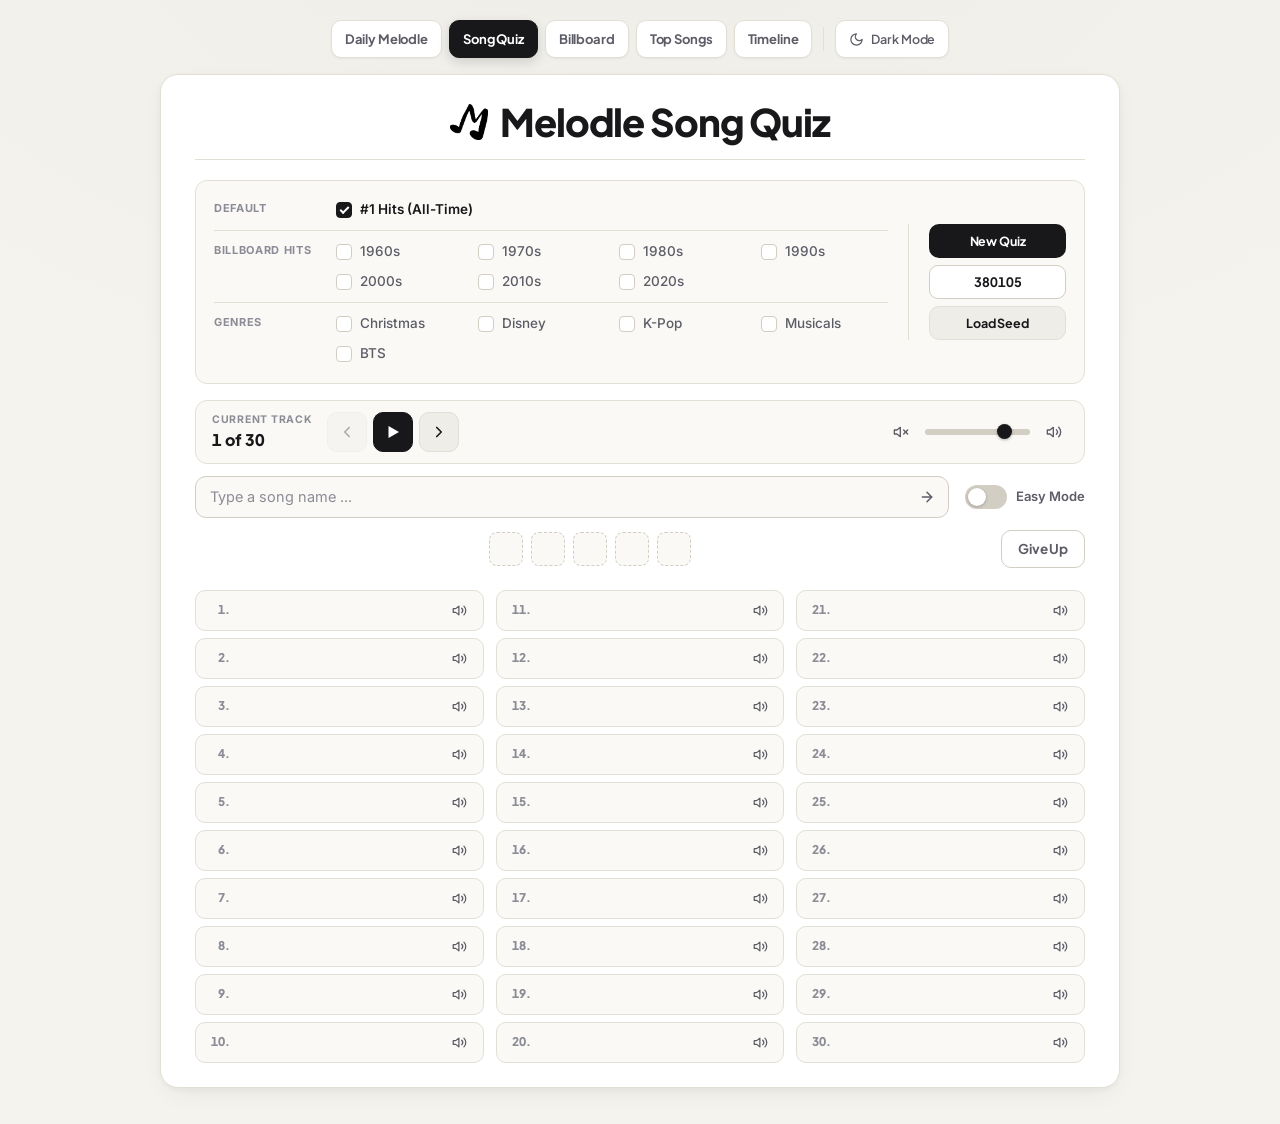
<file: quiz.html>
<!DOCTYPE html>
<html lang="en">

<head>
	<meta charset="UTF-8">
	<meta name="viewport" content="width=device-width, initial-scale=1">
	<meta name="description" content="Melodle Song Quiz — Identify up to 30 songs from custom decade and genre mixes before 5 strikes.">
	<title>Melodle Song Quiz</title>
	<link rel="icon" type="image/png" href="img/logo.png">
	<script>(function(){try{var t=localStorage.getItem('melodle-theme');if(t==='dark')document.documentElement.setAttribute('data-theme','dark');}catch(e){}})();</script>
	<link rel="stylesheet" href="styles.css">
</head>

<body>
	<nav class="mode-nav" aria-label="Game modes">
		<a href="index.html">Daily Melodle</a>
		<a href="quiz.html" class="active">Song Quiz</a>
		<a href="billboard.html">Billboard</a>
		<a href="topsongs.html">Top Songs</a>
		<a href="timeline.html">Timeline</a>
		<div class="nav-divider"></div>
		<button type="button" class="theme-toggle" id="themeToggle" onclick="toggleTheme()" aria-label="Toggle color theme">Dark Mode</button>
	</nav>
	<div class="container quiz-container">
		<header class="masthead" id="title-row">
			<img src="img/logo.png" class="masthead-logo" alt="Melodle logo">
			<h1 id="title">Melodle Song Quiz</h1>
		</header>

		<div class="dialog-invisible" id="new-quiz-section">
			<b>New quiz generated!</b>
		</div>

		<div class="quiz-builder" id="header">
			<div id="checkboxes" class="checkboxes"></div>
			<div class="new-quiz-btn-container" id="new-quiz-buttons">
				<button type="button" id="newQuizBtn" class="newQuizBtn" onclick="startRandomQuiz()">New Quiz</button>
				<input id="seedInput" type="text" placeholder="Seed ..." aria-label="Quiz seed" onkeydown="if(event.key==='Enter'){event.preventDefault();createSongQuiz();}">
				<button type="button" id="newSeedBtn" class="btn-secondary" onclick="createSongQuiz()">Load Seed</button>
			</div>
		</div>

		<div class="quiz-transport-bar" id="main-section-1">
			<div class="quiz-transport-left">
				<div id="playlist">
					<span class="meta-eyebrow">Current Track</span>
					<div id="currentSong">1 of 30</div>
				</div>
				<div class="transport-btns">
					<button type="button" class="icon-btn" id="prev-button" onclick="incrementSong(-1)" aria-label="Previous track" title="Previous track"><svg viewBox="0 0 24 24" fill="none" stroke="currentColor" stroke-width="2.2" stroke-linecap="round" stroke-linejoin="round"><polyline points="15 18 9 12 15 6"></polyline></svg></button>
					<button type="button" class="icon-btn is-disabled" id="prev-disabled-button" disabled aria-label="Previous track"><svg viewBox="0 0 24 24" fill="none" stroke="currentColor" stroke-width="2.2" stroke-linecap="round" stroke-linejoin="round"><polyline points="15 18 9 12 15 6"></polyline></svg></button>
					<button type="button" class="icon-btn primary" id="play-button" onclick="loadAudio()" aria-label="Play sequence" title="Play sequence"><svg viewBox="0 0 24 24" fill="currentColor" stroke="none"><polygon points="6,4 20,12 6,20"></polygon></svg></button>
					<button type="button" class="icon-btn primary" id="pause-button" onclick="pausePlayback()" aria-label="Pause" title="Pause"><svg viewBox="0 0 24 24" fill="currentColor" stroke="none"><rect x="6" y="4" width="4.5" height="16" rx="1"></rect><rect x="13.5" y="4" width="4.5" height="16" rx="1"></rect></svg></button>
					<button type="button" class="icon-btn" id="next-button" onclick="incrementSong(1)" aria-label="Next track" title="Next track"><svg viewBox="0 0 24 24" fill="none" stroke="currentColor" stroke-width="2.2" stroke-linecap="round" stroke-linejoin="round"><polyline points="9 18 15 12 9 6"></polyline></svg></button>
					<button type="button" class="icon-btn is-disabled" id="next-disabled-button" disabled aria-label="Next track"><svg viewBox="0 0 24 24" fill="none" stroke="currentColor" stroke-width="2.2" stroke-linecap="round" stroke-linejoin="round"><polyline points="9 18 15 12 9 6"></polyline></svg></button>
				</div>
			</div>
			<div class="slider-container" id="volume-container">
				<button type="button" class="volume-btn" onclick="incrementVolume(-10)" aria-label="Decrease volume" title="Decrease volume"><svg viewBox="0 0 24 24" fill="none" stroke="currentColor" stroke-width="2" stroke-linecap="round" stroke-linejoin="round"><polygon points="11 5 6 9 2 9 2 15 6 15 11 19 11 5"></polygon><line x1="22" y1="9" x2="16" y2="15"></line><line x1="16" y1="9" x2="22" y2="15"></line></svg></button>
				<input type="range" min="0" max="100" value="80" class="volume-slider" id="volume-slider" step="1" aria-label="Volume">
				<button type="button" class="volume-btn" onclick="incrementVolume(10)" aria-label="Increase volume" title="Increase volume"><svg viewBox="0 0 24 24" fill="none" stroke="currentColor" stroke-width="2" stroke-linecap="round" stroke-linejoin="round"><polygon points="11 5 6 9 2 9 2 15 6 15 11 19 11 5"></polygon><path d="M15.54 8.46a5 5 0 0 1 0 7.07"></path><path d="M19.07 4.93a10 10 0 0 1 0 14.14"></path></svg></button>
			</div>
		</div>

		<div class="quiz-search-row" id="main-section-2">
			<div class="auto-container" autocomplete="off">
				<div class="autocomplete autocomplete-down">
					<input id="myInput" type="text" name="myInput" placeholder="Type a song name ...">
					<button type="button" class="submit" onclick="checkAnswer()" aria-label="Submit guess"><svg viewBox="0 0 24 24" fill="none" stroke="currentColor" stroke-width="2.2" stroke-linecap="round" stroke-linejoin="round"><line x1="5" y1="12" x2="19" y2="12"></line><polyline points="12 5 19 12 12 19"></polyline></svg></button>
				</div>
			</div>
			<div class="modals-subcontainer" id="difficulty-container">
				<label class="switch">
					<input type="checkbox" id="difficulty">
					<span class="slider round"></span>
				</label>
				<div>Easy Mode</div>
			</div>
		</div>

		<div class="quiz-gameover-row" id="quiz-game-over-row">
			<div class="gameover-stack">
				<div id="game-over-section-1">
					<b>GAME OVER</b>
				</div>
				<div id="game-over-section-2">
					? of 30 songs identified.
				</div>
			</div>
		</div>

		<div class="quiz-strikes-row" id="main-section-3">
			<div id="wrong-answer-boxes">
				<div class="wrong-answer" id="wrong-answer-1"></div>
				<div class="wrong-answer" id="wrong-answer-2"></div>
				<div class="wrong-answer" id="wrong-answer-3"></div>
				<div class="wrong-answer" id="wrong-answer-4"></div>
				<div class="wrong-answer" id="wrong-answer-5"></div>
			</div>
			<button type="button" class="btn-danger-outline giveUpBtn" id="giveUpBtn" onclick="giveUp()">Give Up</button>
		</div>

		<div id="main-section-4">
			<div class="quiz-columns-grid">
				<div class="quiz-col">
					<div class="track-slot" id="slot1"><span class="num-box" id="num1">1.</span><div class="guess-box" id="guess1"></div></div>
					<div class="track-slot" id="slot2"><span class="num-box" id="num2">2.</span><div class="guess-box" id="guess2"></div></div>
					<div class="track-slot" id="slot3"><span class="num-box" id="num3">3.</span><div class="guess-box" id="guess3"></div></div>
					<div class="track-slot" id="slot4"><span class="num-box" id="num4">4.</span><div class="guess-box" id="guess4"></div></div>
					<div class="track-slot" id="slot5"><span class="num-box" id="num5">5.</span><div class="guess-box" id="guess5"></div></div>
					<div class="track-slot" id="slot6"><span class="num-box" id="num6">6.</span><div class="guess-box" id="guess6"></div></div>
					<div class="track-slot" id="slot7"><span class="num-box" id="num7">7.</span><div class="guess-box" id="guess7"></div></div>
					<div class="track-slot" id="slot8"><span class="num-box" id="num8">8.</span><div class="guess-box" id="guess8"></div></div>
					<div class="track-slot" id="slot9"><span class="num-box" id="num9">9.</span><div class="guess-box" id="guess9"></div></div>
					<div class="track-slot" id="slot10"><span class="num-box" id="num10">10.</span><div class="guess-box" id="guess10"></div></div>
				</div>
				<div class="quiz-col">
					<div class="track-slot" id="slot11"><span class="num-box" id="num11">11.</span><div class="guess-box" id="guess11"></div></div>
					<div class="track-slot" id="slot12"><span class="num-box" id="num12">12.</span><div class="guess-box" id="guess12"></div></div>
					<div class="track-slot" id="slot13"><span class="num-box" id="num13">13.</span><div class="guess-box" id="guess13"></div></div>
					<div class="track-slot" id="slot14"><span class="num-box" id="num14">14.</span><div class="guess-box" id="guess14"></div></div>
					<div class="track-slot" id="slot15"><span class="num-box" id="num15">15.</span><div class="guess-box" id="guess15"></div></div>
					<div class="track-slot" id="slot16"><span class="num-box" id="num16">16.</span><div class="guess-box" id="guess16"></div></div>
					<div class="track-slot" id="slot17"><span class="num-box" id="num17">17.</span><div class="guess-box" id="guess17"></div></div>
					<div class="track-slot" id="slot18"><span class="num-box" id="num18">18.</span><div class="guess-box" id="guess18"></div></div>
					<div class="track-slot" id="slot19"><span class="num-box" id="num19">19.</span><div class="guess-box" id="guess19"></div></div>
					<div class="track-slot" id="slot20"><span class="num-box" id="num20">20.</span><div class="guess-box" id="guess20"></div></div>
				</div>
				<div class="quiz-col">
					<div class="track-slot" id="slot21"><span class="num-box" id="num21">21.</span><div class="guess-box" id="guess21"></div></div>
					<div class="track-slot" id="slot22"><span class="num-box" id="num22">22.</span><div class="guess-box" id="guess22"></div></div>
					<div class="track-slot" id="slot23"><span class="num-box" id="num23">23.</span><div class="guess-box" id="guess23"></div></div>
					<div class="track-slot" id="slot24"><span class="num-box" id="num24">24.</span><div class="guess-box" id="guess24"></div></div>
					<div class="track-slot" id="slot25"><span class="num-box" id="num25">25.</span><div class="guess-box" id="guess25"></div></div>
					<div class="track-slot" id="slot26"><span class="num-box" id="num26">26.</span><div class="guess-box" id="guess26"></div></div>
					<div class="track-slot" id="slot27"><span class="num-box" id="num27">27.</span><div class="guess-box" id="guess27"></div></div>
					<div class="track-slot" id="slot28"><span class="num-box" id="num28">28.</span><div class="guess-box" id="guess28"></div></div>
					<div class="track-slot" id="slot29"><span class="num-box" id="num29">29.</span><div class="guess-box" id="guess29"></div></div>
					<div class="track-slot" id="slot30"><span class="num-box" id="num30">30.</span><div class="guess-box" id="guess30"></div></div>
				</div>
			</div>
		</div>

		<div id="player-iframe">
			<audio controls class="hidden-item" id="audio"></audio>
			<button type="button" class="hidden-item" id="hiddenPlayBtn"></button>
			<div id="embed-iframe"></div>
		</div>
	</div>

	<script src="theme.js"></script>
	<script type="text/javascript">
		var quizLinks = [];
		var songLinks = [];
		var quizSongs = [];
		var timestamps = [];
		var songs = [];
		var timer = 4000;
		var songVal = 0;
		var clipIndex = 0;
		var totalSongs = 30;
		var wrongAnswers = 0;
		var seed = 0;
		var playing = false;
		var buffering = false;

		let timeRunning = null;
		let firstQuiz = true;
		let playbackToken = 0;
		let pendingLoadToken = -1;
		let clipEndTime = null;
		let clipOriginSec = 0;
		let clipStartSec = 0;
		let clipTotalSec = 4;
		let activeRowIndex = -1;
		let quizEmbedController = null;
		let embedIsPlaying = false;
		let embedPauseIgnoreUntil = 0;
		let quizTitles = [];
		let quizGeneration = 0;
		const RING_CIRCUMFERENCE = 2 * Math.PI * 9;
		let clipRafId = null;
		let guessedSongs = new Set();
		let artistBySong = new Map();
		const preloadAudio = new Audio();
		preloadAudio.preload = "auto";

		window.onSpotifyIframeApiReady = (IFrameAPI) => {
			const element = document.getElementById('embed-iframe');
			const options = {
				width: '100%',
				height: 152
			};
			const callback = (EmbedController) => {
				quizEmbedController = EmbedController;
				EmbedController.addListener('playback_update', function(e) {
					if (!e || !e.data) return;
					embedIsPlaying = !e.data.isPaused;
					if (e.data.isPaused)
					{
						embedPauseIgnoreUntil = 0;
						return;
					}
					if (performance.now() < embedPauseIgnoreUntil) return;
					if (playing || activeRowIndex !== -1)
					{
						pausePlayback();
					}
				});
				document.querySelectorAll('#hiddenPlayBtn').forEach(
					hiddenPlayBtn => {
						hiddenPlayBtn.addEventListener('click', () => {
							pausePlayback();
							if (songLinks[songVal]) {
								EmbedController.loadUri(songLinks[songVal]);
							}
						});
					}
				);
				if (document.getElementById("giveUpBtn").disabled && songLinks[songVal])
				{
					EmbedController.loadUri(songLinks[songVal]);
				}
			};

			IFrameAPI.createController(element, options, callback);
		};

		function pauseQuizEmbed() {
			if (quizEmbedController && typeof quizEmbedController.pause === "function")
			{
				if (embedIsPlaying)
				{
					embedPauseIgnoreUntil = performance.now() + 1000;
				}
				quizEmbedController.pause();
			}
		}

		document.addEventListener('visibilitychange', function() {
			if (document.visibilityState == 'hidden') {
				document.getElementById("pause-button").click();
				pauseQuizEmbed();
			}
		});

		document.addEventListener("DOMContentLoaded", async function() {
			var jsonList = '';
			try {
				const response = await fetch('./jsons/names-to-jsons.txt');
				jsonList = await response.text();
			}
			catch(error) {
				console.error('Error:', error);
			}

			tmp = jsonList.split('\n');
			jsonList = [];
			for (let i = 0; i < tmp.length; i++)
			{
				const line = tmp[i].trim();
				if (!line) continue;
				const cols = line.split('\t').map(function(c) { return c.trim(); });
				if (cols.length >= 3) jsonList.push(cols);
			}

			let categories = [];
			for (const json of jsonList)
			{
				category = json[2];
				if (!categories.includes(category))
				{
					categories.push(category);
				}
			}

			let catsToElems = [];
			for (const cat of categories)
			{
				const ele = document.createElement("div");
				ele.classList.add("checkbox-category");
				ele.id = "category-" + cat.toLowerCase().replace(' ','-');

				catsToElems.push([cat, ele]);
			}

			for (let i = 0; i < jsonList.length; i++)
			{
				const checkboxSet = document.createElement("div");
				checkboxSet.id = "checkboxSet" + i;
				checkboxSet.classList.add("checkbox-set");

				const checkbox = document.createElement("input");
				checkbox.type = "checkbox";
				checkbox.id = jsonList[i][0];

				if (i == 0)
				{
					checkbox.checked = true;
				}

				const label = document.createElement("label");
				label.htmlFor = jsonList[i][0];
				label.textContent = jsonList[i][1];

				checkboxSet.appendChild(checkbox);
				checkboxSet.appendChild(label);

				for (const cat of catsToElems)
				{
					if (cat[0] == jsonList[i][2].replace('\r',''))
					{
						cat[1].appendChild(checkboxSet);
					}
				}
			}

			for (const cat of catsToElems)
			{
				const group = document.createElement("div");
				group.classList.add("category-group");
				const title = document.createElement("div");
				title.classList.add("category-title");
				title.innerText = cat[0];

				group.appendChild(title);
				group.appendChild(cat[1]);
				document.getElementById("checkboxes").appendChild(group);
			}

			document.getElementById("checkboxes").addEventListener("change", updateNewQuizBtn);
			updateNewQuizBtn();

			generateSeed();
			setVolume();
			createSongQuiz();
			toggleButtons();
			firstQuiz = false;
		});

		function updateNewQuizBtn() {
			const checkedCount = document.querySelectorAll('#checkboxes input[type="checkbox"]:checked').length;
			document.getElementById("newQuizBtn").disabled = (checkedCount === 0);
			document.getElementById("newSeedBtn").disabled = (checkedCount === 0);
		}

		audio.addEventListener("loadedmetadata", function() {
			const token = pendingLoadToken;
			pendingLoadToken = -1;
			if (token !== playbackToken) return;
			if (playing)
			{
				startPlayback(token);
			}
			else
			{
				playClip(token);
			}
		});

		audio.addEventListener("timeupdate", function() {
			if (clipEndTime !== null && !audio.paused && !audio.seeking && audio.currentTime >= clipEndTime)
			{
				finishCurrentClip(playbackToken);
			}
		});

		audio.addEventListener("ended", function() {
			if (playing || clipEndTime !== null || activeRowIndex !== -1)
			{
				finishCurrentClip(playbackToken);
			}
		});

		audio.addEventListener("error", function() {
			if (audio.getAttribute("src"))
			{
				pausePlayback();
			}
		});

		audio.addEventListener("pause", function() {
			if (pendingLoadToken === -1 && activeRowIndex !== -1 && !audio.ended && !audio.seeking)
			{
				pausePlayback();
			}
		});

		difficulty.addEventListener("change", function() {
			if (activeRowIndex === -1 || audio.paused) return;
			const dur = (isFinite(audio.duration) && audio.duration > 0) ? audio.duration : 30;
			if (difficulty.checked)
			{
				clipEndTime = null;
				clipStartSec = clipOriginSec;
				clipTotalSec = Math.max(0.1, dur - clipOriginSec);
			}
			else
			{
				const clipSec = timer / 1000;
				const endSec = Math.min(clipOriginSec + clipSec, dur - 0.03);
				if (audio.currentTime < endSec)
				{
					clipStartSec = clipOriginSec;
					clipEndTime = endSec;
					clipTotalSec = Math.max(0.1, clipEndTime - clipStartSec);
				}
				else
				{
					finishCurrentClip(playbackToken);
				}
			}
		});

		document.getElementById("volume-slider").addEventListener("input", function(e) {
			setVolume();
		});

		function setVolume() {
			audio.volume = document.getElementById("volume-slider").value / 100;
		}

		function incrementVolume(i) {
			let slider = document.getElementById("volume-slider");
			
			let vol = parseInt(slider.value) + i;
			if (vol > slider.max)
			{
				vol = slider.max;
			}
			if (vol < slider.min)
			{
				vol = slider.min;
			}

			slider.value = vol;
			setVolume();
		}

		let fadeoutTimer = null;
		function showNewQuizDialog(msg = "New quiz generated!") {
			dialog = document.getElementById("new-quiz-section");
			header = document.getElementById("header");
			dialog.innerHTML = "<b>" + msg + "</b>";

			if (fadeoutTimer) clearTimeout(fadeoutTimer);
			dialog.className = "dialog-visible";
			dialog.style.width = header.offsetWidth + "px";
			dialog.style.height = header.offsetHeight + "px";
			dialog.style.top = header.offsetTop + "px";
			dialog.style.left = header.offsetLeft + "px";

			fadeoutTimer = setTimeout(function() {
				dialog.className = "dialog-invisible";
			}, 2000);
		}

		function cancelClipMonitor() {
			playbackToken++;
			clipEndTime = null;
			if (clipRafId !== null)
			{
				cancelAnimationFrame(clipRafId);
				clipRafId = null;
			}
			clearTimeout(timeRunning);
			timeRunning = null;
		}

		function preloadNextTrack(idx) {
			if (idx >= 0 && idx < quizLinks.length && quizLinks[idx])
			{
				preloadAudio.src = quizLinks[idx];
			}
		}

		function showRowPlaying(idx) {
			if (activeRowIndex !== -1 && activeRowIndex !== idx)
			{
				clearRowPlaying();
			}
			activeRowIndex = idx;
			const slot = document.getElementById("slot" + (idx + 1));
			if (slot) slot.classList.add("is-playing");
			const spk = document.getElementById("speaker" + (idx + 1));
			const wrap = document.getElementById("pauseWrap" + (idx + 1));
			const fg = document.getElementById("ringFg" + (idx + 1));
			if (fg) fg.style.strokeDashoffset = String(RING_CIRCUMFERENCE);
			if (spk) spk.style.display = "none";
			if (wrap) wrap.style.display = "inline-flex";
		}

		function clearRowPlaying() {
			if (activeRowIndex === -1) return;
			const idx = activeRowIndex;
			activeRowIndex = -1;
			const slot = document.getElementById("slot" + (idx + 1));
			if (slot) slot.classList.remove("is-playing");
			const spk = document.getElementById("speaker" + (idx + 1));
			const wrap = document.getElementById("pauseWrap" + (idx + 1));
			const fg = document.getElementById("ringFg" + (idx + 1));
			if (fg) fg.style.strokeDashoffset = String(RING_CIRCUMFERENCE);
			if (wrap) wrap.style.display = "none";
			if (spk) spk.style.display = "";
		}

		function finishCurrentClip(token) {
			if (token !== playbackToken)
			{
				return;
			}
			clipEndTime = null;
			if (clipRafId !== null)
			{
				cancelAnimationFrame(clipRafId);
				clipRafId = null;
			}
			clearRowPlaying();
			if (playing)
			{
				const activeCount = quizSongs.length || totalSongs;
				if (songVal < activeCount - 1)
				{
					incrementSong(1);
				}
				else
				{
					pausePlayback();
					incrementSong(-1 * songVal);
				}
			}
			else
			{
				audio.pause();
			}
		}

		function monitorClipProgress(token) {
			if (token !== playbackToken || activeRowIndex === -1)
			{
				return;
			}
			if (!audio.paused && !audio.seeking)
			{
				const fg = document.getElementById("ringFg" + (activeRowIndex + 1));
				if (fg && clipTotalSec > 0)
				{
					const frac = Math.max(0, Math.min(1, (audio.currentTime - clipStartSec) / clipTotalSec));
					fg.style.strokeDashoffset = String(RING_CIRCUMFERENCE * (1 - frac));
				}
				if (clipEndTime !== null && audio.currentTime >= clipEndTime)
				{
					finishCurrentClip(token);
					return;
				}
			}
			clipRafId = requestAnimationFrame(function() {
				monitorClipProgress(token);
			});
		}

		function beginTrackAt(targetIdx, token) {
			if (token !== playbackToken) return;
			showRowPlaying(targetIdx);
			const dur = (isFinite(audio.duration) && audio.duration > 0) ? audio.duration : 30;
			if (difficulty.checked)
			{
				clipOriginSec = 0;
				clipStartSec = 0;
				clipEndTime = null;
				clipTotalSec = dur;
				audio.currentTime = 0;
			}
			else
			{
				const clipSec = timer / 1000;
				const maxStart = Math.max(0, dur - clipSec);
				clipStartSec = Math.min(timestamps[targetIdx] || 0, maxStart);
				clipOriginSec = clipStartSec;
				clipEndTime = Math.min(clipStartSec + clipSec, dur - 0.03);
				clipTotalSec = Math.max(0.1, clipEndTime - clipStartSec);
				audio.currentTime = clipStartSec;
			}
			const playPromise = audio.play();
			if (playPromise && typeof playPromise.catch === "function")
			{
				playPromise.catch(function(err) {
					if (token === playbackToken && (!err || err.name !== "AbortError"))
					{
						pausePlayback();
					}
				});
			}
			monitorClipProgress(token);
		}

		function loadAudio() {
			if (!quizLinks.length || !quizLinks[songVal]) return;
			pauseQuizEmbed();
			cancelClipMonitor();
			pendingLoadToken = playbackToken;
			showRowPlaying(songVal);
			playing = true;
			toggleButtons();
			audio.src = quizLinks[songVal];
			audio.load();
		}

		function startPlayback(token) {
			if (token !== playbackToken) return;
			toggleButtons();
			preloadNextTrack(songVal + 1);
			beginTrackAt(songVal, token);
		}

		function loadClip(i) {
			if (!quizLinks[i]) return;
			pauseQuizEmbed();
			cancelClipMonitor();
			pendingLoadToken = playbackToken;
			clipIndex = i;
			showRowPlaying(i);
			playing = false;
			toggleButtons();
			audio.src = quizLinks[clipIndex];
			audio.load();
		}

		function playClip(token) {
			if (token !== playbackToken) return;
			beginTrackAt(clipIndex, token);
		}

		function pausePlayback() {
			cancelClipMonitor();
			pendingLoadToken = -1;
			clearRowPlaying();
			audio.pause();
			playing = false;
			toggleButtons();
		}

		function incrementSong(i) {
			const wasPlaying = playing;
			cancelClipMonitor();
			clearRowPlaying();
			if (!wasPlaying)
			{
				pendingLoadToken = -1;
				audio.pause();
			}

			const activeCount = quizSongs.length || totalSongs;
			songVal = Math.max(0, Math.min(activeCount - 1, songVal + i));
			document.getElementById("currentSong").innerText = (songVal + 1) + " of " + activeCount;

			toggleButtons();

			if (wasPlaying)
			{
				loadAudio();				
			}
		}

		function generateSeed() {
			document.getElementById("seedInput").value = Math.floor(Math.random() * (900000) + 100000);
		}

		function startRandomQuiz() {
			generateSeed();
			createSongQuiz();
		}

		async function createSongQuiz() {
			const rawSeed = document.getElementById("seedInput").value.trim();
			if (!/^\d+$/.test(rawSeed))
			{
				showNewQuizDialog("Numeric seeds only!");
				return;
			}

			const selectedInputs = Array.from(document.querySelectorAll('#checkboxes input[type="checkbox"]:checked'));
			if (selectedInputs.length === 0)
			{
				updateNewQuizBtn();
				return;
			}

			const gen = ++quizGeneration;
			pausePlayback();
			pauseQuizEmbed();
			if (!firstQuiz)
			{
				showNewQuizDialog();
			}

			const rawFiles = [];
			for (let i = 0; i < selectedInputs.length; i++)
			{
				const file = await fetch(`jsons/${selectedInputs[i].id}.json`);
				const fileText = await file.text();
				if (gen !== quizGeneration) return;
				rawFiles.push([selectedInputs[i], fileText]);
			}
			if (gen !== quizGeneration) return;

			seed = Number(rawSeed);
			resetHTML();
			let songStats = [];

			const shuffledFiles = shuffle(rawFiles);

			let maxListLength = 0;
			for (let i = 0; i < shuffledFiles.length; i++)
			{
				const fileArr = parseStringToJsonToArrays(shuffledFiles[i][1]);
				maxListLength = fileArr.length > maxListLength ? fileArr.length : maxListLength;
				songStats.push(shuffle(fileArr));
			}

			let songStatsEqualized = [];
			for (let i = 0; i < maxListLength; i++)
			{
				for (const arr of songStats)
				{
					if (i < arr.length)
					{
						songStatsEqualized.push(arr[i]);
					}
				}
			}

			const seenUris = new Set();
			const seenPreviews = new Set();
			const seenNormKeys = new Set();
			let songStatsCleaned = [];
			for (let i = 0; i < songStatsEqualized.length; i++)
			{
				const stat = songStatsEqualized[i];
				const uriKey = stat[2] || "";
				const prevKey = (stat[1] || "").split("?")[0];
				const normKey = normalizeSongKey(stat[3] || stat[0], stat[4] || "");
				if ((uriKey && seenUris.has(uriKey)) || (prevKey && seenPreviews.has(prevKey)) || (normKey && seenNormKeys.has(normKey)))
				{
					continue;
				}
				if (uriKey) seenUris.add(uriKey);
				if (prevKey) seenPreviews.add(prevKey);
				if (normKey) seenNormKeys.add(normKey);
				songStatsCleaned.push(stat);
			}

			let quizStats = [];
			for (let i = 0; i < songStatsCleaned.length; i++)
			{
				if (i < totalSongs)
				{
					quizStats.push(songStatsCleaned[i]);
															// length of Spotify previews
					timestamps.push(Math.floor(seededRandom((30 - (timer / 1000)))));

					let songBox = document.getElementById("guess" + (i + 1));
					let songTitleBox = document.createElement("div");
					songTitleBox.classList.add('answer-box');
					let blankContainer = document.createElement("div");
					let blank = document.createElement("span");
					blank.className = "song-label-title";
					blank.id = "guessText" + (i + 1);

					const speakerIcon = document.createElement("button");
					speakerIcon.type = "button";
					speakerIcon.id = "speaker" + (i + 1);
					speakerIcon.className = "row-speaker-btn";
					speakerIcon.setAttribute("aria-label", "Play clip " + (i + 1));
					speakerIcon.innerHTML = MELODLE_ICONS.speaker;

					const pauseWrap = document.createElement("button");
					pauseWrap.type = "button";
					pauseWrap.id = "pauseWrap" + (i + 1);
					pauseWrap.classList.add("row-pause-wrap");
					pauseWrap.setAttribute("aria-label", "Pause clip " + (i + 1));
					pauseWrap.innerHTML = '<svg class="clip-ring-svg" viewBox="0 0 22 22"><circle class="clip-ring-bg" cx="11" cy="11" r="9"></circle><circle class="clip-ring-fg" id="ringFg' + (i + 1) + '" cx="11" cy="11" r="9"></circle></svg><span class="row-pause-icon">' + MELODLE_ICONS.pause + '</span>';

					speakerIcon.onclick = function () {
						const hadFocus = (document.activeElement === speakerIcon);
						loadClip(i);
						if (hadFocus && pauseWrap.style.display !== "none") pauseWrap.focus();
					};
					pauseWrap.onclick = function () {
						const hadFocus = (document.activeElement === pauseWrap);
						pausePlayback();
						if (hadFocus) speakerIcon.focus();
					};

					blankContainer.appendChild(blank);
					songTitleBox.appendChild(blankContainer);
					songTitleBox.appendChild(speakerIcon);
					songTitleBox.appendChild(pauseWrap);

					songBox.appendChild(songTitleBox);
				}
				songs.push(songStatsCleaned[i][0]);
				if (songStatsCleaned[i][4])
				{
					artistBySong.set(songStatsCleaned[i][0], String(songStatsCleaned[i][4]));
				}
			}

			quizStats = shuffle(quizStats);
			for (const songStat of quizStats)
			{
				// console.log(songStat[0]); // for debugging
				quizSongs.push(songStat[0]);
				quizLinks.push(songStat[1]);
				songLinks.push(songStat[2]);
				quizTitles.push(songStat[3]);
			}

			// now with alphabetical powers
			document.getElementById("currentSong").innerText = quizSongs.length ? ("1 of " + quizSongs.length) : "0 of 0";
			toggleButtons();
			songs.sort(sortBySongName);
			autocomplete(document.getElementById("myInput"), songs);
			preloadNextTrack(0);
		}

		function sortBySongName(a, b) {
			return a.localeCompare(b, undefined, { sensitivity: 'base' });
		}

		function toggleButtons() {
			play = document.getElementById("play-button");
			pause = document.getElementById("pause-button");

			prev = document.getElementById("prev-button");
			next = document.getElementById("next-button");

			prevD = document.getElementById("prev-disabled-button");
			nextD = document.getElementById("next-disabled-button");
			play.style.display = playing ? 'none' : '';
			pause.style.display = playing ? '' : 'none';

			const activeCount = quizSongs.length || totalSongs;
			prev.style.display = (songVal == 0) ? 'none' : '';
			prevD.style.display = (songVal == 0) ? '' : 'none';
			next.style.display = (songVal >= activeCount - 1) ? 'none' : '';
			nextD.style.display = (songVal >= activeCount - 1) ? '' : 'none';
		}

		function giveUp() {
			if (!quizSongs.length) return;
			cancelClipMonitor();
			clearRowPlaying();
			playing = false;
			audio.pause();

			const activeCount = quizSongs.length;
			let songsFound = activeCount;

			for (let i = 0; i < activeCount; i++)
			{
				let songTitleText = document.getElementById("guessText" + (i + 1));
				if (!songTitleText) continue;

				if (songTitleText.innerText == "")
				{
					songsFound--;
					songTitleText.innerText = quizTitles[i];
					songTitleText.classList.add("missed-song-text");
					const slot = document.getElementById("slot" + (i + 1));
					if (slot) slot.classList.add("is-missed");
				}
				songTitleText.title = quizTitles[i];

				songTitleText.onclick = function () {
					songVal = i;
					document.getElementById("hiddenPlayBtn").click();
				};

				songTitleText.style.cursor = "pointer";
			}

			const go1 = document.getElementById("game-over-section-1");
			go1.innerHTML = (songsFound === activeCount) ? "<b>YOU WIN</b>" : "<b>GAME OVER</b>";
			go1.style.display = 'block';
			document.getElementById("game-over-section-2").style.display = 'block';
			document.getElementById("game-over-section-2").innerText = (songsFound === activeCount) ? "All songs found!" : ("" + songsFound + " of " + activeCount + " songs found.");
			document.getElementById("main-section-1").style.display = 'none';
			document.getElementById("main-section-2").style.display = 'none';
			document.getElementById("main-section-3").style.display = 'none';
			document.getElementById("giveUpBtn").disabled = true;
			document.getElementById("giveUpBtn").style.display = 'none';
			document.getElementById("quiz-game-over-row").appendChild(document.getElementById("difficulty-container"));
			document.getElementById("quiz-game-over-row").style.display = 'grid';

			document.getElementById("player-iframe").style.width = "100%";
			document.getElementById("player-iframe").style.height = "auto";
			document.getElementById("player-iframe").style.overflow = "visible";
			document.getElementById("player-iframe").style.padding = "20px 0 0";

			songVal = 0;
			document.getElementById("hiddenPlayBtn").click();
		}

		function checkAnswer() {
			input = document.getElementById('myInput').value;

			if (songs.includes(input))
			{
				document.getElementById('myInput').value = '';
				if (guessedSongs.has(input))
				{
					return;
				}
				guessedSongs.add(input);

				if (quizSongs.includes(input))
				{
					const matchIdx = quizSongs.indexOf(input);
					const guessEl = document.getElementById("guessText" + (matchIdx + 1));
					guessEl.innerText = quizTitles[matchIdx];
					guessEl.title = quizTitles[matchIdx];
					const slot = document.getElementById("slot" + (matchIdx + 1));
					if (slot) slot.classList.add("is-solved");

					let allFound = quizSongs.length > 0;
					for (let i = 0; i < quizSongs.length; i++)
					{
						const box = document.getElementById("guessText" + (i + 1));
						if (!box || box.innerText == "")
						{
							allFound = false;
							break;
						}
					}
					if (allFound)
					{
						giveUp();
					}
				}
				else
				{
					wrongAnswers++;
					document.getElementById("wrong-answer-" + wrongAnswers).innerHTML = MELODLE_ICONS.x;

					if (wrongAnswers == 5)
					{
						giveUp();
					}
				}
			}
		}

		function parseStringToJsonToArrays(str) {
			const fileJSON = JSON.parse(str.toString());

			tmpArr = [];

			for (let i of fileJSON)
			{
				if (i.trackLink)
				{
					let trackUri = i.trackLink.replace("\\/", "/");
					if (trackUri.includes("open.spotify.com/track/")) {
						let trackId = trackUri.split("track/")[1].split("?")[0];
						trackUri = "spotify:track:" + trackId;
					}
					tmpArr.push([i.title + " - " + i.artist, i.preview.replace("\\/", "/"), trackUri, i.title, i.artist]);
				}
			}

			return tmpArr;
		}

		function normalizeSongKey(title, artist) {
			const strip = function(s) {
				return String(s).normalize("NFD").replace(/[\u0300-\u036f]/g, "").normalize("NFC").toLowerCase().replace(/[^\p{L}\p{N}]+/gu, "");
			};
			const cleanTitle = String(title).replace(/\s*-\s*\d{4}\s*remaster.*|\s*\((?:from|feat\.?|with)\b.*?\)/gi, "");
			const primaryArtist = String(artist).split(/,|\b(?:feat\.?|featuring|with)\b/i)[0];
			return strip(cleanTitle) + "||" + strip(primaryArtist);
		}

		// stolen from https://stackoverflow.com/questions/16801687/javascript-random-ordering-with-seed
		function seededRandom(max) {
			seed = (seed + 0x6D2B79F5) | 0;
			let t = Math.imul(seed ^ (seed >>> 15), 1 | seed);
			t = (t + Math.imul(t ^ (t >>> 7), 61 | t)) ^ t;
			return Math.floor((max + 1) * (((t ^ (t >>> 14)) >>> 0) / 4294967296));
		}

		function shuffle(array) {
			var index = array.length - 1;

			while (index > 0)
			{
				let tmpIndex = seededRandom(index);

				let tmp = array[index];
				array[index] = array[tmpIndex];
				array[tmpIndex] = tmp;

				index--;
			}

			return array;
		}

		function resetHTML() {
			cancelClipMonitor();
			pendingLoadToken = -1;
			clearRowPlaying();
			audio.pause();
			pauseQuizEmbed();
			
			quizLinks = [];
			songLinks = [];
			quizSongs = [];
			quizTitles = [];
			timestamps = [];
			songs = [];
			
			songVal = 0;
			playing = false;
			wrongAnswers = 0;
			guessedSongs.clear();
			artistBySong.clear();

			document.getElementById("myInput").value = "";
			document.querySelectorAll(".autocomplete-items").forEach(function(el) { el.remove(); });
			document.getElementById("currentSong").innerText = (songVal + 1) + " of " + totalSongs;
			toggleButtons();

			for (let i = 1; i <= 5; i++)
			{
				document.getElementById("wrong-answer-" + i).innerHTML = "";
			}

			for (let i = 0; i < totalSongs; i++)
			{
				songBox = document.getElementById("guess" + (i + 1));
				songBox.innerHTML = "";
				const slot = document.getElementById("slot" + (i + 1));
				if (slot) slot.className = "track-slot";
			}

			document.getElementById("quiz-game-over-row").style.display = 'none';
			document.getElementById("game-over-section-1").style.display = 'none';
			document.getElementById("game-over-section-2").style.display = 'none';
			document.getElementById("main-section-2").appendChild(document.getElementById("difficulty-container"));
			document.getElementById("main-section-1").style.display = '';
			document.getElementById("main-section-2").style.display = '';
			document.getElementById("main-section-3").style.display = '';

			document.getElementById("giveUpBtn").style.display = '';
			document.getElementById("giveUpBtn").disabled = false;

			document.getElementById("player-iframe").style.width = "0";
			document.getElementById("player-iframe").style.height = "0";
			document.getElementById("player-iframe").style.overflow = "hidden";
			document.getElementById("player-iframe").style.padding = "0";
		}

		function autocomplete(inp, arr) {
			if (inp._autocompleteAbort)
			{
				inp._autocompleteAbort.abort();
			}
			const ac = new AbortController();
			inp._autocompleteAbort = ac;
			const sig = { signal: ac.signal };

			var currentFocus = -1;
			inp.addEventListener("input", function(e) {
				var a = null, b, i, val = this.value;
				closeAllLists();
				currentFocus = -1;
				if (!val || val.length < 2) { return false; }
				searchResults = 0;
				for (i = 0; i < arr.length; i++) {
					if (!guessedSongs.has(arr[i]) && arr[i].toUpperCase().includes(val.toUpperCase())) {
						if (!a) {
							a = document.createElement("DIV");
							a.setAttribute("id", this.id + "autocomplete-list");
							a.setAttribute("class", "autocomplete-items");
							this.parentNode.appendChild(a);
						}
						const itemValue = arr[i];
						b = buildAutocompleteItem(itemValue, val, artistBySong.get(itemValue));
						b.addEventListener("click", function(e) {
							inp.value = itemValue;
							currentFocus = -1;
							closeAllLists();
						});
						a.appendChild(b);
						searchResults++;
					}
				}
			}, sig);
			inp.addEventListener("keydown", function(e) {
				var x = document.getElementById(this.id + "autocomplete-list");
				if (x) x = x.getElementsByTagName("div");
				if (e.keyCode == 40) {
					if (x && x.length) {
						e.preventDefault();
						currentFocus++;
						addActive(x);
					}
				} else if (e.keyCode == 38) {
					if (x && x.length) {
						e.preventDefault();
						currentFocus--;
						addActive(x);
					}
				} else if (e.keyCode == 13) {
					e.preventDefault();
					if (currentFocus > -1 && x && x[currentFocus]) {
						x[currentFocus].click();
					} else {
						closeAllLists();
						checkAnswer();
					}
				}
			}, sig);
			function addActive(x) {
				if (!x || !x.length) return false;
				removeActive(x);
				if (currentFocus >= x.length) currentFocus = 0;
				if (currentFocus < 0) currentFocus = (x.length - 1);
				x[currentFocus].classList.add("autocomplete-active");
				x[currentFocus].scrollIntoView({ block: "nearest" });
			}
			function removeActive(x) {
				for (var i = 0; i < x.length; i++) {
					x[i].classList.remove("autocomplete-active");
				}
			}
			function closeAllLists(elmnt) {
				var x = document.getElementsByClassName("autocomplete-items");
				for (var i = 0; i < x.length; i++) {
					if (elmnt != x[i] && elmnt != inp) {
						x[i].parentNode.removeChild(x[i]);
						currentFocus = -1;
					}
				}
			}
			document.addEventListener("click", function (e) {
				closeAllLists(e.target);
			}, sig);
		}
	</script>
	<script src="https://open.spotify.com/embed-podcast/iframe-api/v1" async></script>
</body>
</html>
</file>
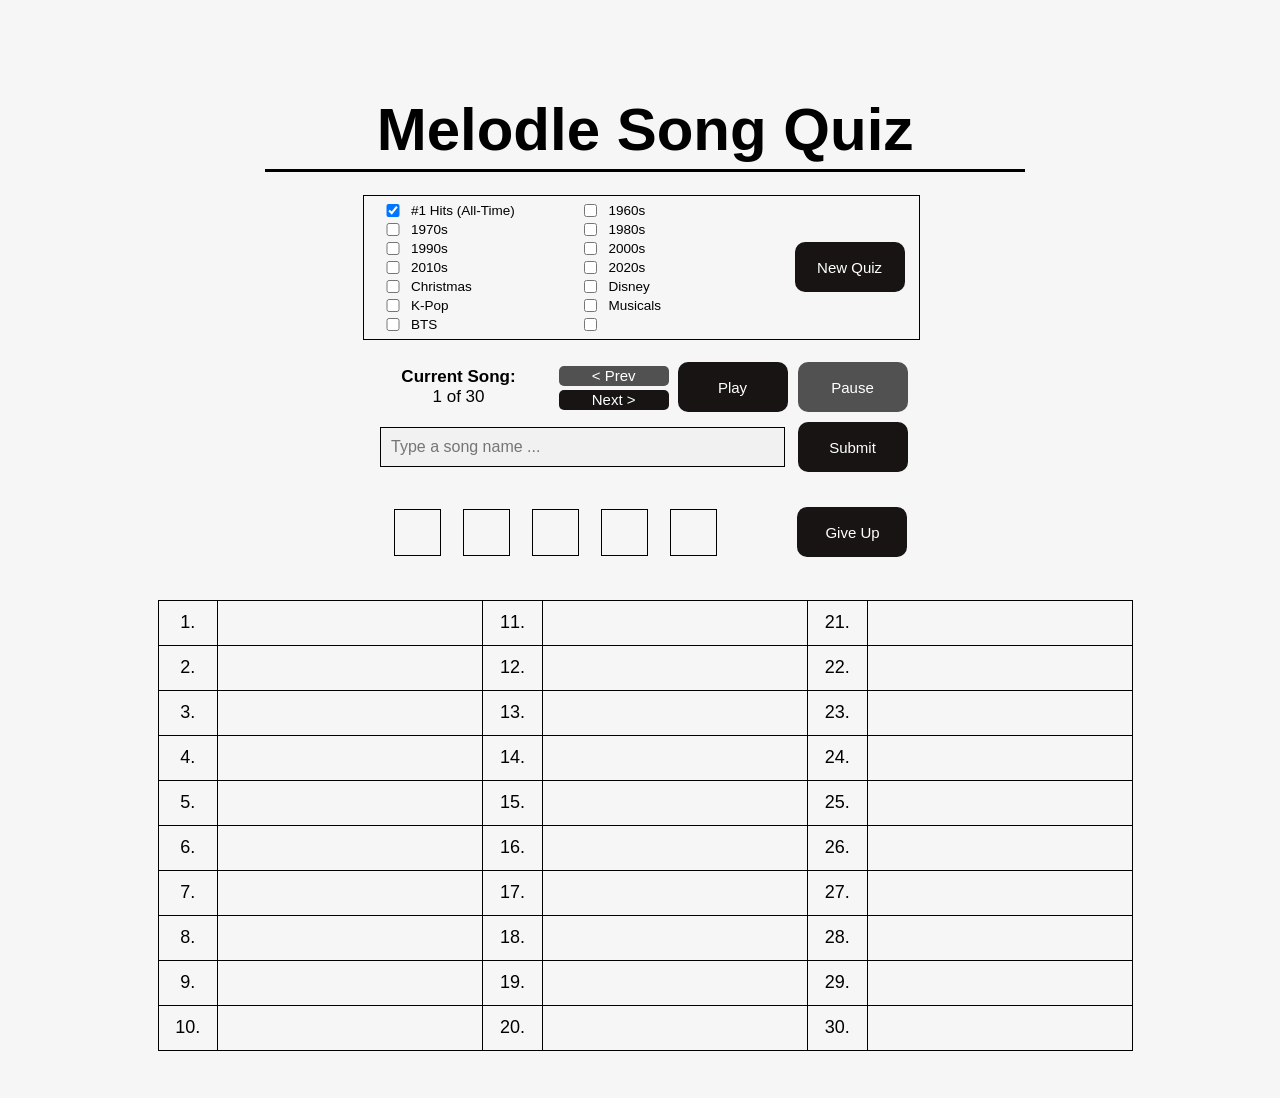
<file: song_quiz.html>
<html>

<head>
	<title>Melodle Song Quiz</title>
	<link rel="icon" type="image/x-icon" href="img/logo.png">
	<style>
		body {
			font-family: Helvetica;
			background-color: #f6f6f6;
			overscroll-behavior: none;
		}

		table {
			border-collapse: collapse;
			table-layout: fixed;
			width: 100%;

		}

		tr {
			height: 45px;
		}

		td,
		th {
			border: 1px solid #000000;
			font-size: 16px;
			padding: 5px;
		}

		a {
			cursor: pointer;
		}

		img {
			width: 35px;
			margin: auto;
			top: 5px;
			left: 5px;
			position: relative;
		}

		label {
			font-size: 13.5px;
		}

		.num-box {
			width: 5%;
			min-width: 50px;
			text-align: center;
			font-size: 18px;
		}

		.guess-box {
			padding-left: 1%;
			padding-right: 1%;
			text-align: left;
		}

		.switcher {
			display: inline-flex;
			flex-direction: row;
			padding: 10px;
			justify-content: space-between;
			flex-grow: 1;
			width: 50%;
			align-items: center;
		}

		#completed-text {
			margin: auto;
			font-size: 28px;
			text-align: center;
		}

		#header {
			display: grid;
			grid-template-columns: 4fr 1fr;
			width: 70%;
			left: 13%;
			position: relative;
			gap: 5px;
			margin-top: 3%;
			border: 1px solid black;
			padding-left: 2%;
			padding-right: 2%;
		}

		.checkboxes {
			display: grid;
			grid-template-columns: 1fr 1fr;
			padding-right: 15px;
		}

		.checkbox-set {
			display: grid;
			grid-template-columns: 0.5fr 3fr;
			align-items: center;
			gap: 5px;
		}

		.container {
			position: absolute;
			margin: auto;
			display: block;
			width: 750px;
			height: 80%;
			top: 50%;
			left: 50%;
			transform: translate(-50%, -50%);
		}

		.container-row {
			width: 100%;
			padding: 5px;
			justify-content: space-between;
			align-items: center;
		}

		#title-row {
			 border-bottom: solid;
		}

		#title {
			 font-size: 60px;
			 margin: auto;
			 text-align: center;
		}

		.wrong-answer {
			border: 1px solid black;
			width: 45px;
			height: 45px;
		}

		#main-section-1 {
			padding-top: 3%;
			display: grid;
			grid-template-columns: 2fr 1fr 1fr 1fr;
			gap: 10px;
			justify-items: center;
			width: 70%;
			left: 15%;
			position: relative;
		}

		#main-section-2 {
			display: grid;
			grid-template-columns: 4fr 1fr;
			gap: 10px;
			justify-items: center;
			width: 70%;
			left: 15%;
			position: relative;
		}

		#main-section-3 {
			display: grid;
			grid-template-columns: repeat(7, 1fr);
			width: 70%;
			left: 15%;
			position: relative;
			justify-items: center;
			padding-top: 4%;
		}

		#main-section-4 {
			padding-top: 5%;
			padding-bottom: 5%;
			width: 130%;
			left: -15%;
			position: relative;
		}

		#game-over-section-1 {
			padding-top: 5%;
			font-size: 60px;
			text-align: center;
			display: none;
		}

		#game-over-section-2 {
			font-size: 30px;
			text-align: center;
			display: none;
		}

		#playlist {
			text-align: center;
	    padding-right: 13;
	    font-size: 17px;
		}

		#player-iframe {
			width: 0%;
			height: 0%;
		}

		/* Chrome, Safari, Edge, Opera -- to remove arrows*/
		input::-webkit-outer-spin-button,
		input::-webkit-inner-spin-button {
		  -webkit-appearance: none;
		  margin: 0;
		}

		/* Firefox */
		input[type=number] {
		  -moz-appearance: textfield;
		}

		button {
			width: 110px;
			height: 50px;
			margin-left: 1%;
			margin-right: 1%;
			border-radius: 10px;
			border: 0;
			background: #191414;
			color: #fff;
			font-size: 15px;
			cursor: pointer;
		}
		
		button:hover {
			background: #515151;
		}

		button:disabled {
		  background-color: #515151;
		  cursor: auto;
		}

		.arrowbutton {
			height: 110%;
			border-radius: 5px;
		}

		.arrowbuttons {
			display: grid;
			grid-template-columns: 1fr;
			gap: 5px;
			margin-left: auto;
		}

		.songselectiongrid {
			display: grid;
			justify-items: center;
			align-items: center;
		}

		.autocomplete {
			/*the container must be positioned relative:*/
			position: relative;
			display: inline-block;
			width: 100%;
		}
		input {
			border: 1px solid #000;
			background-color: #f1f1f1;
			padding: 10px;
			font-size: 16px;
		}
		input[type=text] {
			background-color: #f1f1f1;
			width: 100%;
		}
		.autocomplete-items {
			position: absolute;
			border: 1px solid #d4d4d4;
			border-bottom: none;
			z-index: 99;
			/*position the autocomplete items to be the same width as the container:*/
			top: 100%;
			left: 0;
			right: 0;
			overflow-y: scroll;
			max-height: 317px;
		}
		.autocomplete-items div {
			padding: 10px;
			cursor: pointer;
			background-color: #fff;
			border-bottom: 1px solid #d4d4d4;
		}
		.autocomplete-items div:hover {
			/*when hovering an item:*/
			background-color: #e9e9e9;
		}
		.autocomplete-active {
			/*when navigating through the items using the arrow keys:*/
			background-color: DodgerBlue !important;
			color: #ffffff;
		}

		.auto-container {
			width: 100%;
			padding-right: 5px;
		}

		.progressbar {
			width: 100%;
			height: auto;
		}
		.progressbar .inner {
			height: 40px;
			animation: progressbar-countdown;
			/* Placeholder, this will be updated using javascript */
			animation-duration: 40s;
			/* We stop in the end */
			animation-iteration-count: 1;
			/* Stay on pause when the animation is finished finished */
			animation-fill-mode: forwards;
			/* We start paused, we start the animation using javascript */
			animation-play-state: paused;
			/* We want a linear animation, ease-out is standard */
			animation-timing-function: linear;
		}
		@keyframes progressbar-countdown {
			0% {
				width: 100%;
				background: #0F0;
			}
			100% {
				width: 0%;
				background: #F00;
			}
		}

	.hidden-item {
		display: none;
	}
</style>
</head>

<body>
	<div class="container">
		<div class="container-row" id="title-row">
			<div id="title">
				<b>Melodle Song Quiz</b>
			</div>
		</div>
		<div class="container-row" id="header">
			<div id="checkboxes" class="checkboxes">
			</div>
			<button id="newQuizBtn" class="newQuizBtn" onclick="createSongQuiz()">New Quiz</button>
		</div>
		<div class="container-row" id="main-section-1">
			<div id="playlist"><b>Current Song:</b><br/><div id="currentSong">1 of 30</div></div>
			<div class="songselectiongrid">
				<div class="arrowbuttons">
					<button id="prevBtn" class="arrowbutton" onclick="incrementSong(-1)" disabled>< Prev</button>
					<button id="nextBtn" class="arrowbutton" onclick="incrementSong(1)">Next ></button>
				</div>
			</div>
			<button class="playBtn" id="playBtn" onclick="startPlayback()">Play</button>
			<button class="pauseBtn" id="pauseBtn" onclick="pause()" disabled>Pause</button>
		</div>
		<div class="container-row" id="main-section-2">
			<div class="auto-container" autocomplete="off">
				<div class="autocomplete">
					<input id="myInput" type="text" name="myInput" placeholder="Type a song name ...">
				</div>
			</div>
			<button class="submit" onclick="checkAnswer()">Submit</button>
		</div>
		<div class="container-row" id="game-over-section-1">
			<b>GAME OVER</b>
		</div>
		<div class="container-row" id="game-over-section-2">
			24 of 30 songs identified.
		</div>
		<div class="container-row" id="main-section-3">
			<div class="wrong-answer" id="wrong-answer-1"></div>
			<div class="wrong-answer" id="wrong-answer-2"></div>
			<div class="wrong-answer" id="wrong-answer-3"></div>
			<div class="wrong-answer" id="wrong-answer-4"></div>
			<div class="wrong-answer" id="wrong-answer-5"></div>
			<div></div> <!-- empty div for spacing -->
			<button class="giveUpBtn" id="giveUpBtn" onclick="giveUp()">Give Up</button>
		</div>
		<div class="container-row" id="main-section-4">
			<table>
				<tr>
					<td class="num-box" id="num1">1.</td>
					<td class="guess-box" id="guess1"></td>
					<td class="num-box" id="num11">11.</td>
					<td class="guess-box" id="guess11"></td>
					<td class="num-box" id="num21">21.</td>
					<td class="guess-box" id="guess21"></td>
				</tr>
				<tr>
					<td class="num-box" id="num2">2.</td>
					<td class="guess-box" id="guess2"></td>
					<td class="num-box" id="num12">12.</td>
					<td class="guess-box" id="guess12"></td>
					<td class="num-box" id="num22">22.</td>
					<td class="guess-box" id="guess22"></td>
				</tr>
				<tr>
					<td class="num-box" id="num3">3.</td>
					<td class="guess-box" id="guess3"></td>
					<td class="num-box" id="num13">13.</td>
					<td class="guess-box" id="guess13"></td>
					<td class="num-box" id="num23">23.</td>
					<td class="guess-box" id="guess23"></td>
				</tr>
				<tr>
					<td class="num-box" id="num4">4.</td>
					<td class="guess-box" id="guess4"></td>
					<td class="num-box" id="num14">14.</td>
					<td class="guess-box" id="guess14"></td>
					<td class="num-box" id="num24">24.</td>
					<td class="guess-box" id="guess24"></td>
				</tr>
				<tr>
					<td class="num-box" id="num5">5.</td>
					<td class="guess-box" id="guess5"></td>
					<td class="num-box" id="num15">15.</td>
					<td class="guess-box" id="guess15"></td>
					<td class="num-box" id="num25">25.</td>
					<td class="guess-box" id="guess25"></td>
				</tr>
				<tr>
					<td class="num-box" id="num6">6.</td>
					<td class="guess-box" id="guess6"></td>
					<td class="num-box" id="num16">16.</td>
					<td class="guess-box" id="guess16"></td>
					<td class="num-box" id="num26">26.</td>
					<td class="guess-box" id="guess26"></td>
				</tr>
				<tr>
					<td class="num-box" id="num7">7.</td>
					<td class="guess-box" id="guess7"></td>
					<td class="num-box" id="num17">17.</td>
					<td class="guess-box" id="guess17"></td>
					<td class="num-box" id="num27">27.</td>
					<td class="guess-box" id="guess27"></td>
				</tr>
				<tr>
					<td class="num-box" id="num8">8.</td>
					<td class="guess-box" id="guess8"></td>
					<td class="num-box" id="num18">18.</td>
					<td class="guess-box" id="guess18"></td>
					<td class="num-box" id="num28">28.</td>
					<td class="guess-box" id="guess28"></td>
				</tr>
				<tr>
					<td class="num-box" id="num9">9.</td>
					<td class="guess-box" id="guess9"></td>
					<td class="num-box" id="num19">19.</td>
					<td class="guess-box" id="guess19"></td>
					<td class="num-box" id="num29">29.</td>
					<td class="guess-box" id="guess29"></td>
				</tr>
				<tr>
					<td class="num-box" id="num10">10.</td>
					<td class="guess-box" id="guess10"></td>
					<td class="num-box" id="num20">20.</td>
					<td class="guess-box" id="guess20"></td>
					<td class="num-box" id="num30">30.</td>
					<td class="guess-box" id="guess30"></td>
				</tr>
			</table>
		</div>

		<div class="container-row" id="player-iframe">
			<audio controls class="hidden-item" id="audio"></audio>
			<button class="hidden-item" id="hiddenPlayBtn"></button>
			<div id="embed-iframe"></div>
		</div>
	</div>

	<script src="https://open.spotify.com/embed-podcast/iframe-api/v1" async>
	</script>
	<script type="text/javascript">
		var quizLinks = [];
		var songLinks = [];
		var quizSongs = [];
		var timestamps = [];
		var songs = [];
		var timer = 4000;
		var songVal = 0;
		var totalSongs = 30;
		var wrongAnswers = 0;
		var playing = false;

		let timeRunning = null;

		window.onSpotifyIframeApiReady = (IFrameAPI) => {
			const element = document.getElementById('embed-iframe');
			songVal = 0;
			const options = {
				width: '100%',
				height: '200px'
			};
			const callback = (EmbedController) => {
			document.querySelectorAll('#hiddenPlayBtn').forEach(
				hiddenPlayBtn => {
					hiddenPlayBtn.addEventListener('click', () => {
						clearTimeout(timeRunning);
						EmbedController.loadUri(songLinks[songVal]);
					});
				})
			};

			IFrameAPI.createController(element, options, callback);
		};

		document.addEventListener('visibilitychange', function() {
		  if (document.visibilityState == 'hidden') {
		    document.getElementById("pauseBtn").click();
		  }
		});

		document.addEventListener("DOMContentLoaded", async function () {
			var jsonList = '';
			try {
				const response = await fetch('./jsons/names-to-jsons.txt');
				jsonList = await response.text();
			}
			catch(error) {
				console.error('Error:', error);
			}

			tmp = jsonList.split('\n');
			jsonList = [];
			for (let i = 0; i < tmp.length; i++)
			{
				jsonList.push(tmp[i].split('\t'));
			}

			for (let i = 0; i < jsonList.length; i++)
			{
				const checkboxSet = document.createElement("div");
				checkboxSet.id = "checkboxSet" + i;
				checkboxSet.classList.add("checkbox-set");

				const checkbox = document.createElement("input");
				checkbox.type = "checkbox";
				checkbox.id = jsonList[i][0];

				if (i == 0)
				{
					checkbox.checked = true;
				}

				const label = document.createElement("label");
				label.htmlFor = jsonList[i][0];
				label.textContent = jsonList[i][1];

				checkboxSet.appendChild(checkbox);
				checkboxSet.appendChild(label);

				document.getElementById("checkboxes").appendChild(checkboxSet);
			}

			createSongQuiz();
    });

		function startPlayback() {
			playing = true;
			audio.src = quizLinks[songVal];
			audio.currentTime = timestamps[songVal];
			audio.play();
			toggleButtons(!document.getElementById("playBtn").disabled);
						
			timeRunning = setTimeout(function() {
				songVal++;

				if (songVal != totalSongs)
				{
					toggleButtons(false);
					startPlayback();
				}
				else
				{
					audio.pause();
					songVal = 0;
					toggleButtons();
					playing = false;
				}
			}, timer);
		}

		function pause() {
				clearTimeout(timeRunning);
				audio.pause();
				toggleButtons();
				playing = false;
		}

		function incrementSong(i) {
			clearTimeout(timeRunning);
			songVal = songVal + i;
			if (playing)
			{
				startPlayback();				
			}
			else
			{
				toggleButtons(false);
			}
		}

		async function createSongQuiz() {
			resetHTML();
			let songStats = [];

			const checkedBoxes = document.querySelectorAll('input[type="checkbox"]:checked');

			for (let i = 0; i < checkedBoxes.length; i++)
			{
				const file = await fetch(`jsons/${checkedBoxes[i].id}.json`);
			  const fileText = await file.text();
			  songStats = songStats.concat(parseStringToJsonToArrays(fileText));
			}

			// Gemini you rock for this one fr fr
			const stringifiedArrays = songStats.map(JSON.stringify);
  		const uniqueArrays = new Set(stringifiedArrays);
  		songStats = shuffle(Array.from(uniqueArrays).map(JSON.parse));

			for (let i = 0; i < songStats.length; i++)
			{
				if (i < totalSongs)
				{
					// console.log("Song " + (i + 1) + ": " + songStats[i][0]); // for debugging
					quizSongs.push(songStats[i][0]);
					quizLinks.push(songStats[i][1]);
					songLinks.push(songStats[i][2]);
																									// length of Spotify previews
					timestamps.push(Math.floor(Math.random() * (29 - (timer / 1000))));
				}
				songs.push(songStats[i][0]);
			}

			// randomizes autocomplete so you don't know the order of the playlist -- probably should alphabetize now that all results are being shown
			let tmpArr = songs.slice();
			tmpArr = shuffle(tmpArr);
			autocomplete(document.getElementById("myInput"), tmpArr);
		}

		function toggleButtons(togglePlayPause = true) {
			document.getElementById("currentSong").innerText = (songVal + 1) + " of " + totalSongs;

			if (togglePlayPause)
			{
				document.getElementById("playBtn").disabled = !document.getElementById("playBtn").disabled;
				document.getElementById("pauseBtn").disabled = !document.getElementById("pauseBtn").disabled;				
			}
			document.getElementById("nextBtn").disabled = (songVal == totalSongs - 1);
			document.getElementById("prevBtn").disabled = songVal == 0;
		}

		function giveUp() {
			clearTimeout(timeRunning);
			audio.pause();

			let songsFound = totalSongs;

			for (let i = 0; i < totalSongs; i++)
			{
				songBox = document.getElementById("guess" + (i + 1));
				let songTitle = document.createElement("div");

				if (songBox.innerText == "")
				{
					songsFound--;
					inParens = false;
					dashIndex = -1;
					for (let j = 0; j < quizSongs[i].length; j++)
					{
						if (quizSongs[i].charAt(j) == '(')
						{
							inParens = true;
						}
						if (quizSongs[i].charAt(j) == ')')
						{
							inParens = false;
						}
						if (!inParens && quizSongs[i].substring(j, j + 3) == " - ")
						{
							dashIndex = j;
							break;
						}
					}
					songTitle.innerText = quizSongs[i].substring(0, dashIndex);
					songTitle.style.color = "red";
					songTitle.style.fontWeight = "bold";
				}
				else
				{
					songTitle.innerText = songBox.innerText;
					songBox.innerText = '';
				}

				songTitle.onclick = function () {
				    songVal = i;
						document.getElementById("hiddenPlayBtn").click();
				};
				songTitle.style.cursor = "pointer";
				songBox.appendChild(songTitle);
			}

			document.getElementById("game-over-section-1").style.display = 'block';
			document.getElementById("game-over-section-2").style.display = 'block';
			document.getElementById("main-section-1").style.display = 'none';
			document.getElementById("main-section-2").style.display = 'none';
			document.getElementById("game-over-section-2").innerText = "" + songsFound + " of " + totalSongs + " songs found.";
			document.getElementById("giveUpBtn").disabled = true;

			document.getElementById("player-iframe").style.width = "auto";
			document.getElementById("player-iframe").style.height = "auto";

			songVal = 0;
			document.getElementById("hiddenPlayBtn").click();
		}

		function checkAnswer() {
			input = document.getElementById('myInput').value;

			if (songs.includes(input))
			{
				document.getElementById('myInput').value = '';

				if (quizSongs.includes(input))
				{
					inParens = false;
					dashIndex = -1;
					for (let i = 0; i < input.length; i++)
					{
						if (input.charAt(i) == '(')
						{
							inParens = true;
						}
						if (input.charAt(i) == ')')
						{
							inParens = false;
						}
						if (!inParens && input.substring(i, i + 3) == " - ")
						{
							dashIndex = i;
							break;
						}
					}
					document.getElementById("guess" + (quizSongs.indexOf(input) + 1)).innerText = input.substring(0, dashIndex);
				}
				else
				{
					wrongAnswers++;
					let xImg = document.createElement("img");
					xImg.src = "img/x.png";
					document.getElementById("wrong-answer-" + wrongAnswers).appendChild(xImg);

					if (wrongAnswers == 5)
					{
						giveUp();
					}
				}
			}
		}

		function parseStringToJsonToArrays(str) {
			const fileJSON = JSON.parse(str.toString());

			tmpArr = [];

			for (let i of fileJSON)
			{
				if (i.trackLink)
				{
					tmpArr.push([i.title + " - " + i.artist, i.preview.replace("\\/", "/"), i.trackLink.replace("\\/", "/")]);
				}
			}

			return tmpArr;
		}

		function shuffle(array) {
			let currentIndex = array.length, randomIndex;

	  // While there remain elements to shuffle.
			while (currentIndex != 0) {

	    // Pick a remaining element.
				randomIndex = Math.floor(Math.random() * currentIndex);
				currentIndex--;

	    // And swap it with the current element.
				[array[currentIndex], array[randomIndex]] = [array[randomIndex], array[currentIndex]];
			}

			return array;
		}

		function resetHTML() {
			audio.pause();
			clearTimeout(timeRunning);
			
			quizLinks = [];
			songLinks = [];
			quizSongs = [];
			timestamps = [];
			songs = [];
			
			songVal = 0;
			if (playing)
			{
				toggleButtons();
			}

			wrongAnswers = 0;
			playing = false;

			for (let i = 0; i < totalSongs; i++)
			{
				songBox = document.getElementById("guess" + (i + 1));
				songBox.innerHTML = "";
			}

			document.getElementById("game-over-section-1").style.display = 'none';
			document.getElementById("game-over-section-2").style.display = 'none';
			document.getElementById("main-section-1").style.display = 'grid';
			document.getElementById("main-section-2").style.display = 'grid';

			document.getElementById("giveUpBtn").disabled = false;

			document.getElementById("player-iframe").style.width = "0%";
			document.getElementById("player-iframe").style.height = "0%";
		}

		function autocomplete(inp, arr) {
	  /*the autocomplete function takes two arguments,
	  the text field element and an array of possible autocompleted values:*/
			var currentFocus;
	  /*execute a function when someone writes in the text field:*/
			inp.addEventListener("input", function(e) {
				var a, b, i, val = this.value;
	      /*close any already open lists of autocompleted values*/
				closeAllLists();
				if (!val) { return false;}
				currentFocus = -1;
	      /*create a DIV element that will contain the items (values):*/
				a = document.createElement("DIV");
				a.setAttribute("id", this.id + "autocomplete-list");
				a.setAttribute("class", "autocomplete-items");
	      /*append the DIV element as a child of the autocomplete container:*/
				this.parentNode.appendChild(a);
	      /*for each item in the array...*/
				searchResults = 0;
				for (i = 0; i < arr.length; i++) {
	        /*check if the item starts with the same letters as the text field value:*/
					if (val.length >= 2 && arr[i].toUpperCase().includes(val.toUpperCase())) {
	          /*create a DIV element for each matching element:*/
						b = document.createElement("DIV");
						index = arr[i].toUpperCase().indexOf(val.toUpperCase());
	          /*make the matching letters bold:*/
						b.innerHTML = arr[i].substr(0,index);
						b.innerHTML += "<strong>" + arr[i].substr(index, val.length) + "</strong>";
						b.innerHTML += arr[i].substr(index+val.length);
	          /*insert a input field that will hold the current array item's value:*/
						b.innerHTML += '<input type="hidden" value="' + arr[i].replaceAll('"', '&quot;') + '">';
	          /*execute a function when someone clicks on the item value (DIV element):*/
						b.addEventListener("click", function(e) {
	              /*insert the value for the autocomplete text field:*/
							inp.value = this.getElementsByTagName("input")[0].value;
	              /*close the list of autocompleted values,
	              (or any other open lists of autocompleted values:*/
							closeAllLists();
						});
						a.appendChild(b);

						searchResults++;
						/*if (searchResults == 10)
							i = arr.length;*/
					}
				}
			});
	  /*execute a function presses a key on the keyboard:*/
			inp.addEventListener("keydown", function(e) {
				var x = document.getElementById(this.id + "autocomplete-list");
				if (x) x = x.getElementsByTagName("div");
				if (e.keyCode == 40) {
	        /*If the arrow DOWN key is pressed,
	        increase the currentFocus variable:*/
					currentFocus++;
	        /*and and make the current item more visible:*/
					addActive(x);
	      } else if (e.keyCode == 38) { //up
	        /*If the arrow UP key is pressed,
	        decrease the currentFocus variable:*/
	      	currentFocus--;
	        /*and and make the current item more visible:*/
	      	addActive(x);
	      } else if (e.keyCode == 13) {
	        /*If the ENTER key is pressed, prevent the form from being submitted,*/
	      	e.preventDefault();
	      	if (currentFocus > -1) {
	          /*and simulate a click on the "active" item:*/
	      		if (x) x[currentFocus].click();
	      	}
	      }
	    });
			function addActive(x) {
	    /*a function to classify an item as "active":*/
				if (!x) return false;
	    /*start by removing the "active" class on all items:*/
				removeActive(x);
				if (currentFocus >= x.length) currentFocus = 0;
				if (currentFocus < 0) currentFocus = (x.length - 1);
	    /*add class "autocomplete-active":*/
				x[currentFocus].classList.add("autocomplete-active");
			}
			function removeActive(x) {
	    /*a function to remove the "active" class from all autocomplete items:*/
				for (var i = 0; i < x.length; i++) {
					x[i].classList.remove("autocomplete-active");
				}
			}
			function closeAllLists(elmnt) {
	    /*close all autocomplete lists in the document,
	    except the one passed as an argument:*/
				var x = document.getElementsByClassName("autocomplete-items");
				for (var i = 0; i < x.length; i++) {
					if (elmnt != x[i] && elmnt != inp) {
						x[i].parentNode.removeChild(x[i]);
					}
				}
			}
			/*execute a function when someone clicks in the document:*/
			document.addEventListener("click", function (e) {
				closeAllLists(e.target);
			});
		}
	</script>
</body>
</html>
</file>
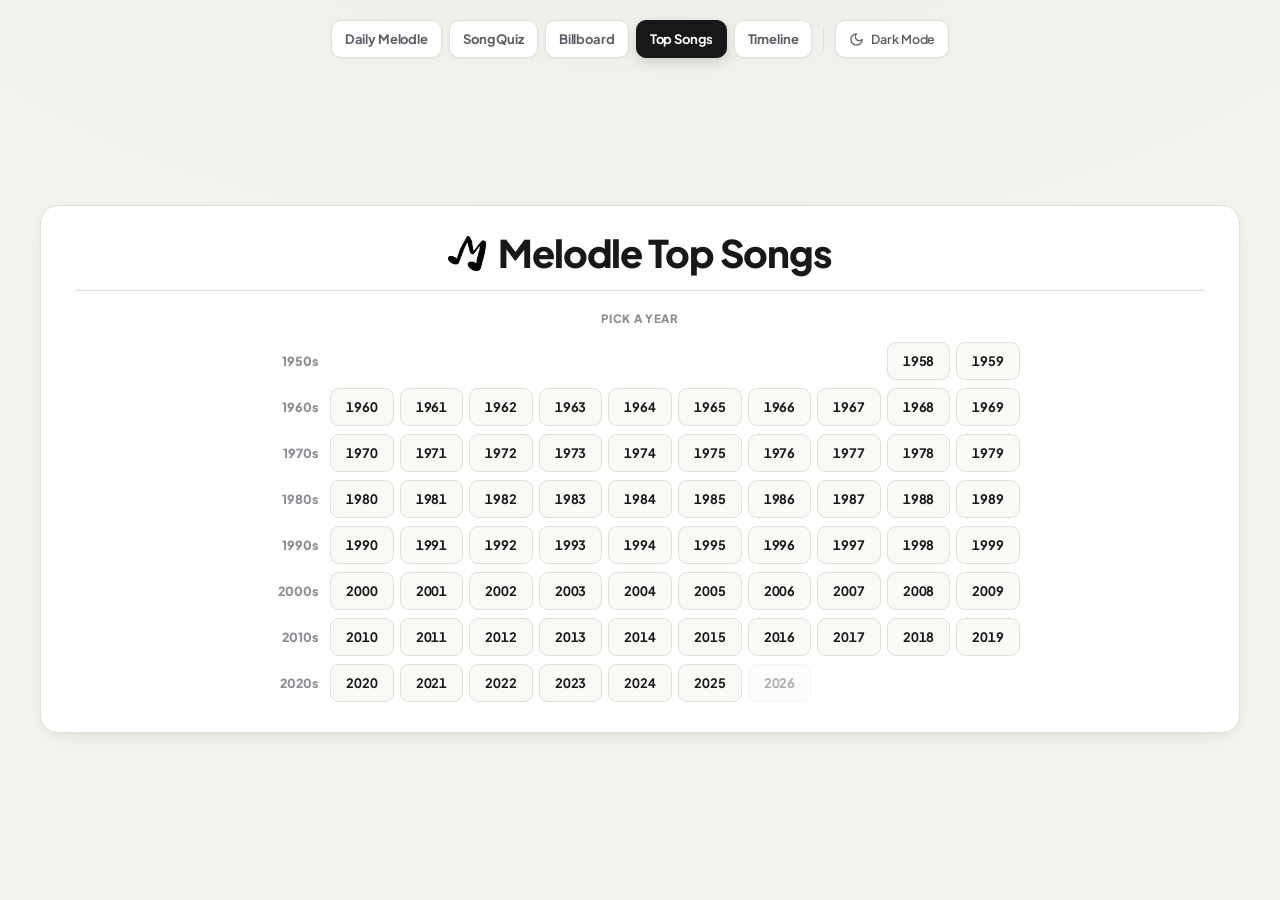
<file: topsongs.html>
<!DOCTYPE html>
<html lang="en">

<head>
	<meta charset="UTF-8">
	<meta name="viewport" content="width=device-width, initial-scale=1">
	<meta name="description" content="Melodle Top Songs — Name the 50 biggest Billboard Hot 100 songs of any year since 1958.">
	<title>Melodle Top Songs</title>
	<link rel="icon" type="image/png" href="img/logo.png">
	<script>(function(){try{var t=localStorage.getItem('melodle-theme');if(t==='dark')document.documentElement.setAttribute('data-theme','dark');}catch(e){}})();</script>
	<link rel="stylesheet" href="styles.css">
</head>

<body>
	<nav class="mode-nav" aria-label="Game modes">
		<a href="index.html">Daily Melodle</a>
		<a href="quiz.html">Song Quiz</a>
		<a href="billboard.html">Billboard</a>
		<a href="topsongs.html" class="active">Top Songs</a>
		<a href="timeline.html">Timeline</a>
		<div class="nav-divider"></div>
		<button type="button" class="theme-toggle" id="themeToggle" onclick="toggleTheme()" aria-label="Toggle color theme">Dark Mode</button>
	</nav>
	<div class="container topsongs-container">
		<header class="masthead" id="title-row">
			<img src="img/logo.png" class="masthead-logo" alt="Melodle logo">
			<h1 id="title">Melodle Top Songs</h1>
		</header>

		<section id="year-picker">
			<div class="ts-eyebrow">Pick a year</div>
			<div class="ts-year-grid" id="year-grid"></div>
		</section>

		<section id="game-section" class="hidden-item">
			<div class="ts-game-header">
				<button type="button" class="btn-secondary ts-back-btn" id="backBtn" onclick="showYearPicker()">&larr; All Years</button>
				<div class="ts-year-title" id="year-title"></div>
				<div class="ts-header-right">
					<div class="modals-subcontainer" id="difficulty-container">
						<label class="switch">
							<input type="checkbox" id="difficulty">
							<span class="slider round"></span>
						</label>
						<div>Easy Mode</div>
					</div>
					<div class="slider-container" id="volume-container">
						<button type="button" class="volume-btn" onclick="incrementVolume(-10)" aria-label="Decrease volume" title="Decrease volume"><svg viewBox="0 0 24 24" fill="none" stroke="currentColor" stroke-width="2" stroke-linecap="round" stroke-linejoin="round"><polygon points="11 5 6 9 2 9 2 15 6 15 11 19 11 5"></polygon><line x1="22" y1="9" x2="16" y2="15"></line><line x1="16" y1="9" x2="22" y2="15"></line></svg></button>
						<input type="range" min="0" max="100" value="80" class="volume-slider" id="volume-slider" step="1" aria-label="Volume">
						<button type="button" class="volume-btn" onclick="incrementVolume(10)" aria-label="Increase volume" title="Increase volume"><svg viewBox="0 0 24 24" fill="none" stroke="currentColor" stroke-width="2" stroke-linecap="round" stroke-linejoin="round"><polygon points="11 5 6 9 2 9 2 15 6 15 11 19 11 5"></polygon><path d="M15.54 8.46a5 5 0 0 1 0 7.07"></path><path d="M19.07 4.93a10 10 0 0 1 0 14.14"></path></svg></button>
					</div>
				</div>
			</div>

			<div class="ts-search-row" id="search-row">
				<div class="auto-container" autocomplete="off">
					<div class="autocomplete autocomplete-down">
						<input id="myInput" type="text" name="myInput" placeholder="Loading songs ..." disabled>
						<button type="button" class="submit" onclick="checkAnswer()" aria-label="Submit guess"><svg viewBox="0 0 24 24" fill="none" stroke="currentColor" stroke-width="2.2" stroke-linecap="round" stroke-linejoin="round"><line x1="5" y1="12" x2="19" y2="12"></line><polyline points="12 5 19 12 12 19"></polyline></svg></button>
					</div>
				</div>
				<div id="wrong-answer-boxes" aria-label="Wrong guesses">
					<div class="wrong-answer" id="wrong-answer-1"></div>
					<div class="wrong-answer" id="wrong-answer-2"></div>
					<div class="wrong-answer" id="wrong-answer-3"></div>
					<div class="wrong-answer" id="wrong-answer-4"></div>
					<div class="wrong-answer" id="wrong-answer-5"></div>
					<div class="wrong-answer" id="wrong-answer-6"></div>
					<div class="wrong-answer" id="wrong-answer-7"></div>
					<div class="wrong-answer" id="wrong-answer-8"></div>
					<div class="wrong-answer" id="wrong-answer-9"></div>
					<div class="wrong-answer" id="wrong-answer-10"></div>
				</div>
				<button type="button" class="btn-danger-outline giveUpBtn" id="giveUpBtn" onclick="giveUp()">Give Up</button>
			</div>

			<div class="ts-gameover-row" id="game-over-row">
				<div class="gameover-stack">
					<div id="game-over-section-1"><b>GAME OVER</b></div>
					<div id="game-over-section-2"></div>
				</div>
				<button type="button" class="ts-next-btn" id="nextYearBtn" onclick="nextYear()">Next Year &rarr;</button>
			</div>

			<div class="ts-columns-grid" id="slot-grid"></div>
		</section>

		<audio controls class="hidden-item" id="audio"></audio>
	</div>

	<script src="theme.js"></script>
	<script type="text/javascript">
		var timer = 4000;
		var totalSongs = 50;
		var maxMisses = 10;

		let timeRunning = null;
		let playbackToken = 0;
		let pendingLoadToken = -1;
		let clipOriginSec = 0;
		let clipStartSec = 0;
		let clipTotalSec = 4;
		let clipEndTime = null;
		let clipRafId = null;
		let clipPlaying = false;
		const RING_CIRCUMFERENCE = 2 * Math.PI * 9;
		// Big enough that any single artist search lists every one of their songs (the most prolific artist has ~410 entries)
		const MAX_AUTOCOMPLETE_RESULTS = 500;

		const audio = document.getElementById("audio");
		const difficulty = document.getElementById("difficulty");

		let topSongsByYear = {};
		let availableYears = [];
		let songs = [];
		let songsUpper = [];
		let songSet = new Set();
		let artistBySong = new Map();
		let guessedSongs = new Set();
		let quizSongs = [];
		let nameToSlot = new Map();
		let solved = [];
		let timestamps = [];
		let misses = 0;
		let currentYear = null;
		let gameOver = false;
		let songVal = -1;

		document.addEventListener("DOMContentLoaded", async function() {
			buildSlots();
			setVolume();

			try {
				const response = await fetch('./jsons/data/top_songs.json');
				const data = await response.json();
				topSongsByYear = data.years || {};
			}
			catch(error) {
				console.error('Error:', error);
			}
			availableYears = Object.keys(topSongsByYear).map(Number).sort(function(a, b) { return a - b; });
			buildYearGrid();

			try {
				const response = await fetch('./jsons/data/hot100_songs.json');
				const pool = await response.json();
				for (const pair of pool)
				{
					const fullName = pair[0] + ' - ' + pair[1];
					if (songSet.has(fullName)) continue;
					songSet.add(fullName);
					songs.push(fullName);
					artistBySong.set(fullName, pair[1]);
				}
				songs.sort(function(a, b) { return a.localeCompare(b, undefined, { sensitivity: 'base' }); });
				songsUpper = songs.map(function(s) { return s.toUpperCase(); });
			}
			catch(error) {
				console.error('Error:', error);
			}

			const input = document.getElementById("myInput");
			input.disabled = false;
			input.placeholder = "Type a song name ...";
			autocomplete(input, songs);
		});

		function buildSlots() {
			const grid = document.getElementById("slot-grid");
			for (let c = 0; c < 5; c++)
			{
				const col = document.createElement("div");
				col.className = "quiz-col";
				for (let r = 0; r < 10; r++)
				{
					const n = c * 10 + r + 1;
					const slot = document.createElement("div");
					slot.className = "track-slot";
					slot.id = "slot" + n;
					const num = document.createElement("span");
					num.className = "num-box";
					num.id = "num" + n;
					num.textContent = n + ".";
					const guess = document.createElement("div");
					guess.className = "guess-box";
					guess.id = "guess" + n;
					slot.appendChild(num);
					slot.appendChild(guess);
					col.appendChild(slot);
				}
				grid.appendChild(col);
			}
		}

		function buildYearGrid() {
			const grid = document.getElementById("year-grid");
			grid.innerHTML = "";
			if (!availableYears.length) return;
			const available = new Set(availableYears);
			const firstYear = availableYears[0];
			const lastYear = new Date().getFullYear();
			for (let decade = Math.floor(firstYear / 10) * 10; decade <= lastYear; decade += 10)
			{
				const row = document.createElement("div");
				row.className = "ts-decade-row";
				const label = document.createElement("div");
				label.className = "ts-decade-label";
				label.textContent = decade + "s";
				row.appendChild(label);
				for (let y = decade; y < decade + 10; y++)
				{
					const btn = document.createElement("button");
					btn.type = "button";
					btn.className = "ts-year-btn";
					btn.textContent = String(y);
					if (y < firstYear || y > lastYear)
					{
						btn.classList.add("is-empty");
						btn.disabled = true;
						btn.tabIndex = -1;
					}
					else if (!available.has(y))
					{
						btn.disabled = true;
						btn.title = (y === lastYear) ? "Available once the year is over" : "Not available yet";
					}
					else
					{
						btn.onclick = function() { startYear(y); };
					}
					row.appendChild(btn);
				}
				grid.appendChild(row);
			}
		}

		function showYearPicker() {
			pausePlayback();
			if (songVal != -1) flipIcons(false);
			songVal = -1;
			document.getElementById("game-section").classList.add("hidden-item");
			document.getElementById("year-picker").classList.remove("hidden-item");
		}

		function resetGame() {
			pausePlayback();
			if (songVal != -1) flipIcons(false);
			songVal = -1;
			misses = 0;
			gameOver = false;
			guessedSongs.clear();
			nameToSlot.clear();
			solved = new Array(totalSongs).fill(false);
			timestamps = [];
			updateMisses();

			const input = document.getElementById("myInput");
			input.value = "";
			document.querySelectorAll(".autocomplete-items").forEach(function(el) { el.remove(); });

			for (let i = 0; i < totalSongs; i++)
			{
				document.getElementById("slot" + (i + 1)).className = "track-slot";
				document.getElementById("guess" + (i + 1)).innerHTML = "";
			}

			document.getElementById("game-over-row").style.display = "none";
			document.getElementById("game-over-section-1").style.display = "none";
			document.getElementById("game-over-section-2").style.display = "none";
			document.getElementById("search-row").style.display = "";
			document.getElementById("giveUpBtn").disabled = false;
		}

		function startYear(year) {
			const rows = topSongsByYear[String(year)];
			if (!rows || rows.length < totalSongs) return;
			resetGame();
			currentYear = year;
			quizSongs = rows.slice(0, totalSongs);
			document.getElementById("year-title").textContent = String(year);

			const rng = createSeededRng(year * 7919 + 50);
			for (let i = 0; i < totalSongs; i++)
			{
				// length of Spotify previews
				timestamps.push(Math.floor(rng() * (30 - (timer / 1000))));
				for (const nm of quizSongs[i].names)
				{
					nameToSlot.set(nm, i);
				}
				buildSlotContent(i);
			}

			document.getElementById("year-picker").classList.add("hidden-item");
			document.getElementById("game-section").classList.remove("hidden-item");
			window.scrollTo(0, 0);
			const input = document.getElementById("myInput");
			if (!input.disabled) input.focus();
		}

		function buildSlotContent(i) {
			const songBox = document.getElementById("guess" + (i + 1));
			const songTitleBox = document.createElement("div");
			songTitleBox.classList.add("answer-box");
			songTitleBox.id = "answerBox" + (i + 1);
			const blankContainer = document.createElement("div");
			const blank = document.createElement("span");
			blank.id = "guessText" + (i + 1);

			const speakerIcon = document.createElement("button");
			speakerIcon.type = "button";
			speakerIcon.className = "row-speaker-btn";
			speakerIcon.id = "speaker" + (i + 1);
			speakerIcon.setAttribute("aria-label", "Play preview for rank " + (i + 1));
			speakerIcon.innerHTML = MELODLE_ICONS.speaker;

			const pauseWrap = document.createElement("button");
			pauseWrap.type = "button";
			pauseWrap.id = "pauseWrap" + (i + 1);
			pauseWrap.classList.add("row-pause-wrap");
			pauseWrap.setAttribute("aria-label", "Pause preview for rank " + (i + 1));
			pauseWrap.innerHTML = '<svg class="clip-ring-svg" viewBox="0 0 22 22"><circle class="clip-ring-bg" cx="11" cy="11" r="9"></circle><circle class="clip-ring-fg" id="ringFg' + (i + 1) + '" cx="11" cy="11" r="9"></circle></svg><span class="row-pause-icon">' + MELODLE_ICONS.pause + '</span>';

			speakerIcon.onclick = function () {
				const hadFocus = (document.activeElement === speakerIcon);
				loadClip(quizSongs[i].link, i);
				if (hadFocus && pauseWrap.style.display !== "none") pauseWrap.focus();
			};
			pauseWrap.onclick = function () {
				const hadFocus = (document.activeElement === pauseWrap);
				flipIcons(false);
				pausePlayback();
				if (hadFocus) speakerIcon.focus();
			};

			blankContainer.appendChild(blank);
			songTitleBox.appendChild(blankContainer);
			songTitleBox.appendChild(speakerIcon);
			songTitleBox.appendChild(pauseWrap);
			songBox.appendChild(songTitleBox);
		}

		function renderSlotText(i, revealArtist) {
			const el = document.getElementById("guessText" + (i + 1));
			if (!el) return;
			const song = quizSongs[i];
			el.innerHTML = "";
			el.title = song.title + " — " + song.artist;
			const titleSpan = document.createElement("span");
			titleSpan.className = "ts-slot-label";
			titleSpan.textContent = song.title;
			el.appendChild(titleSpan);
			if (revealArtist)
			{
				const artistSpan = document.createElement("span");
				artistSpan.className = "ts-slot-artist";
				artistSpan.textContent = song.artist;
				el.appendChild(artistSpan);
			}
		}

		function updateMisses() {
			for (let i = 1; i <= maxMisses; i++)
			{
				document.getElementById("wrong-answer-" + i).innerHTML = (i <= misses) ? MELODLE_ICONS.x : "";
			}
		}

		function checkAnswer() {
			if (gameOver) return;
			const inputEl = document.getElementById("myInput");
			const input = inputEl.value;
			if (!songSet.has(input)) return;
			inputEl.value = "";
			if (guessedSongs.has(input)) return;
			guessedSongs.add(input);

			const idx = nameToSlot.get(input);
			if (idx !== undefined && !solved[idx])
			{
				solved[idx] = true;
				for (const nm of quizSongs[idx].names)
				{
					guessedSongs.add(nm);
				}
				renderSlotText(idx, false);
				document.getElementById("slot" + (idx + 1)).classList.add("is-solved");
				if (solved.every(Boolean))
				{
					endGame(true);
				}
			}
			else
			{
				misses++;
				updateMisses();
				if (misses >= maxMisses)
				{
					giveUp();
				}
			}
		}

		function giveUp() {
			if (gameOver || currentYear === null) return;
			pausePlayback();
			if (songVal != -1) flipIcons(false);
			endGame(false);
		}

		function endGame(isWin) {
			gameOver = true;
			let found = 0;
			for (let i = 0; i < totalSongs; i++)
			{
				renderSlotText(i, true);
				if (solved[i])
				{
					found++;
				}
				else
				{
					document.getElementById("guessText" + (i + 1)).classList.add("missed-song-text");
					document.getElementById("slot" + (i + 1)).classList.add("is-missed");
				}
			}

			const go1 = document.getElementById("game-over-section-1");
			go1.innerHTML = isWin ? "<b>YOU WIN</b>" : "<b>GAME OVER</b>";
			go1.style.display = "block";
			const go2 = document.getElementById("game-over-section-2");
			go2.textContent = found + " of " + totalSongs + " found · " + misses + (misses === 1 ? " miss" : " misses");
			go2.style.display = "block";

			const nextBtn = document.getElementById("nextYearBtn");
			const next = getNextYear();
			nextBtn.style.visibility = (next === null) ? "hidden" : "visible";

			document.getElementById("search-row").style.display = "none";
			document.getElementById("giveUpBtn").disabled = true;
			document.getElementById("game-over-row").style.display = "grid";
			document.querySelectorAll(".autocomplete-items").forEach(function(el) { el.remove(); });
		}

		function getNextYear() {
			for (const y of availableYears)
			{
				if (y > currentYear) return y;
			}
			return null;
		}

		function nextYear() {
			const next = getNextYear();
			if (next !== null) startYear(next);
		}

		audio.addEventListener("loadedmetadata", function() {
			const token = pendingLoadToken;
			pendingLoadToken = -1;
			if (token !== playbackToken) return;
			playClip(token);
		});

		audio.addEventListener("timeupdate", function() {
			if (clipEndTime !== null && !audio.paused && !audio.seeking && audio.currentTime >= clipEndTime)
			{
				pausePlayback();
				if (songVal != -1) flipIcons(false);
			}
		});

		audio.addEventListener("ended", function() {
			clipPlaying = false;
			cancelClipMonitor();
			if (songVal != -1) flipIcons(false);
		});

		audio.addEventListener("error", function() {
			if (audio.getAttribute("src"))
			{
				pausePlayback();
				if (songVal != -1) flipIcons(false);
			}
		});

		audio.addEventListener("pause", function() {
			if (pendingLoadToken === -1 && clipPlaying && !audio.ended && !audio.seeking)
			{
				pausePlayback();
				if (songVal != -1) flipIcons(false);
			}
		});

		document.getElementById("volume-slider").addEventListener("input", function() {
			setVolume();
		});

		function setVolume() {
			audio.volume = document.getElementById("volume-slider").value / 100;
		}

		function incrementVolume(i) {
			const slider = document.getElementById("volume-slider");
			let vol = parseInt(slider.value, 10) + i;
			if (vol > Number(slider.max)) vol = Number(slider.max);
			if (vol < Number(slider.min)) vol = Number(slider.min);
			slider.value = vol;
			setVolume();
		}

		difficulty.addEventListener("change", function() {
			if (songVal === -1 || audio.paused) return;
			const dur = (isFinite(audio.duration) && audio.duration > 0) ? audio.duration : 30;
			if (difficulty.checked)
			{
				clipEndTime = null;
				clipStartSec = clipOriginSec;
				clipTotalSec = Math.max(0.1, dur - clipOriginSec);
				if (clipRafId === null)
				{
					monitorClipProgress(playbackToken);
				}
			}
			else
			{
				const clipSec = timer / 1000;
				const endSec = Math.min(clipOriginSec + clipSec, dur - 0.03);
				if (audio.currentTime < endSec)
				{
					clipStartSec = clipOriginSec;
					clipEndTime = endSec;
					clipTotalSec = Math.max(0.1, clipEndTime - clipStartSec);
					if (clipRafId === null)
					{
						monitorClipProgress(playbackToken);
					}
				}
				else
				{
					pausePlayback();
					flipIcons(false);
				}
			}
		});

		function flipIcons(startingPlayback = true) {
			if (songVal < 0) return;
			const wrap = document.getElementById("pauseWrap" + (songVal + 1));
			const spk = document.getElementById("speaker" + (songVal + 1));
			const fg = document.getElementById("ringFg" + (songVal + 1));
			if (fg) fg.style.strokeDashoffset = String(RING_CIRCUMFERENCE);
			if (wrap) wrap.style.display = startingPlayback ? 'inline-flex' : 'none';
			if (spk) spk.style.display = startingPlayback ? 'none' : '';
			const slot = document.getElementById("slot" + (songVal + 1));
			if (slot) slot.classList.toggle("is-playing", Boolean(startingPlayback));
		}

		function cancelClipMonitor() {
			playbackToken++;
			clipEndTime = null;
			if (clipRafId !== null)
			{
				cancelAnimationFrame(clipRafId);
				clipRafId = null;
			}
			clearTimeout(timeRunning);
			timeRunning = null;
		}

		function monitorClipProgress(token) {
			if (token !== playbackToken || !clipPlaying || songVal < 0)
			{
				return;
			}
			if (!audio.paused && !audio.seeking)
			{
				const fg = document.getElementById("ringFg" + (songVal + 1));
				if (fg && clipTotalSec > 0)
				{
					const frac = Math.max(0, Math.min(1, (audio.currentTime - clipStartSec) / clipTotalSec));
					fg.style.strokeDashoffset = String(RING_CIRCUMFERENCE * (1 - frac));
				}
				if (clipEndTime !== null && audio.currentTime >= clipEndTime)
				{
					pausePlayback();
					if (songVal != -1) flipIcons(false);
					return;
				}
			}
			clipRafId = requestAnimationFrame(function() {
				monitorClipProgress(token);
			});
		}

		function loadClip(link, i) {
			if (songVal != -1 && songVal != i)
			{
				flipIcons(false);
			}

			cancelClipMonitor();
			pendingLoadToken = playbackToken;
			songVal = i;
			flipIcons(true);
			audio.src = link;
			audio.load();
		}

		function playClip(token) {
			if (token !== playbackToken) return;
			flipIcons(true);
			const onPlayError = function(err) {
				if (token === playbackToken && (!err || err.name !== "AbortError"))
				{
					pausePlayback();
					if (songVal != -1) flipIcons(false);
				}
			};

			const dur = (isFinite(audio.duration) && audio.duration > 0) ? audio.duration : 30;
			if (difficulty.checked)
			{
				clipOriginSec = 0;
				clipStartSec = 0;
				clipEndTime = null;
				clipTotalSec = dur;
				audio.currentTime = 0;
			}
			else
			{
				const clipSec = timer / 1000;
				const maxStart = Math.max(0, dur - clipSec);
				const startSec = Math.min(timestamps[songVal] || 0, maxStart);
				clipOriginSec = startSec;
				clipStartSec = startSec;
				clipEndTime = Math.min(startSec + clipSec, dur - 0.03);
				clipTotalSec = Math.max(0.1, clipEndTime - clipStartSec);
				audio.currentTime = startSec;
			}
			clipPlaying = true;
			const playPromise = audio.play();
			if (playPromise && typeof playPromise.catch === "function")
			{
				playPromise.catch(onPlayError);
			}
			monitorClipProgress(token);
		}

		function pausePlayback() {
			clipPlaying = false;
			cancelClipMonitor();
			pendingLoadToken = -1;
			audio.pause();
		}

		function createSeededRng(initialSeed) {
			let s = initialSeed | 0;
			return function() {
				s = (s + 0x6D2B79F5) | 0;
				let t = Math.imul(s ^ (s >>> 15), 1 | s);
				t = (t + Math.imul(t ^ (t >>> 7), 61 | t)) ^ t;
				return ((t ^ (t >>> 14)) >>> 0) / 4294967296;
			};
		}

		function autocomplete(inp, arr) {
			if (inp._autocompleteAbort)
			{
				inp._autocompleteAbort.abort();
			}
			const ac = new AbortController();
			inp._autocompleteAbort = ac;
			const sig = { signal: ac.signal };

			var currentFocus = -1;
			inp.addEventListener("input", function(e) {
				var a = null, b, i, val = this.value;
				closeAllLists();
				currentFocus = -1;
				if (!val || val.length < 2) { return false; }
				const needle = val.toUpperCase();
				const frag = document.createDocumentFragment();
				let shown = 0;
				for (i = 0; i < arr.length && shown < MAX_AUTOCOMPLETE_RESULTS; i++) {
					if (!guessedSongs.has(arr[i]) && songsUpper[i].includes(needle)) {
						if (!a) {
							a = document.createElement("DIV");
							a.setAttribute("id", this.id + "autocomplete-list");
							a.setAttribute("class", "autocomplete-items");
						}
						const itemValue = arr[i];
						b = buildAutocompleteItem(itemValue, val, artistBySong.get(itemValue));
						b.addEventListener("click", function(e) {
							inp.value = itemValue;
							currentFocus = -1;
							closeAllLists();
						});
						frag.appendChild(b);
						shown++;
					}
				}
				if (a) {
					a.appendChild(frag);
					this.parentNode.appendChild(a);
				}
			}, sig);
			inp.addEventListener("keydown", function(e) {
				var x = document.getElementById(this.id + "autocomplete-list");
				if (x) x = x.getElementsByTagName("div");
				if (e.keyCode == 40) {
					if (x && x.length) {
						e.preventDefault();
						currentFocus++;
						addActive(x);
					}
				} else if (e.keyCode == 38) {
					if (x && x.length) {
						e.preventDefault();
						currentFocus--;
						addActive(x);
					}
				} else if (e.keyCode == 13) {
					e.preventDefault();
					if (currentFocus > -1 && x && x[currentFocus]) {
						x[currentFocus].click();
					} else {
						closeAllLists();
						checkAnswer();
					}
				}
			}, sig);
			function addActive(x) {
				if (!x || !x.length) return false;
				removeActive(x);
				if (currentFocus >= x.length) currentFocus = 0;
				if (currentFocus < 0) currentFocus = (x.length - 1);
				x[currentFocus].classList.add("autocomplete-active");
				x[currentFocus].scrollIntoView({ block: "nearest" });
			}
			function removeActive(x) {
				for (var i = 0; i < x.length; i++) {
					x[i].classList.remove("autocomplete-active");
				}
			}
			function closeAllLists(elmnt) {
				var x = document.getElementsByClassName("autocomplete-items");
				for (var i = 0; i < x.length; i++) {
					if (elmnt != x[i] && elmnt != inp) {
						x[i].parentNode.removeChild(x[i]);
						currentFocus = -1;
					}
				}
			}
			document.addEventListener("click", function (e) {
				closeAllLists(e.target);
			}, sig);
		}
	</script>
</body>
</html>
</file>
<file: styles.css>
/* ==========================================================================
   Melodle Design System — Editorial Light & Studio Vinyl Dark
   Shared across index.html, quiz.html, billboard.html, topsongs.html, and timeline.html
   ========================================================================== */

@import url('https://fonts.googleapis.com/css2?family=Inter:wght@400;500;600;700&family=Plus+Jakarta+Sans:wght@600;700;800&display=swap');

:root {
	color-scheme: light;
	--font-sans: 'Inter', -apple-system, BlinkMacSystemFont, 'Segoe UI', Roboto, sans-serif;
	--font-display: 'Plus Jakarta Sans', -apple-system, BlinkMacSystemFont, 'Segoe UI', sans-serif;

	/* Editorial Light Surfaces */
	--bg-canvas: #f5f3ee;
	--bg-canvas-accent: rgba(24, 24, 27, 0.028);
	--bg-surface: #ffffff;
	--bg-elevated: #ffffff;
	--bg-subtle: #efede7;
	--bg-slot: #faf9f6;
	--bg-hover: #e7e4dc;

	/* Borders & Shadows */
	--border-subtle: #e2dfd6;
	--border-default: #d2cec3;
	--border-strong: #18181b;
	--shadow-sm: 0 1px 2px rgba(24, 24, 27, 0.05);
	--shadow-card: 0 10px 30px -10px rgba(24, 24, 27, 0.08), 0 2px 6px rgba(24, 24, 27, 0.04);
	--shadow-dropdown: 0 14px 32px -6px rgba(24, 24, 27, 0.16), 0 4px 10px rgba(24, 24, 27, 0.07);
	--shadow-dropdown-up: 0 -14px 28px -8px rgba(24, 24, 27, 0.16), 0 -3px 8px rgba(24, 24, 27, 0.06);

	/* Typography Colors */
	--text-primary: #18181b;
	--text-secondary: #5c5c66;
	--text-muted: #8c8c96;

	/* Primary Accent */
	--accent: #18181b;
	--accent-hover: #2d2d33;
	--accent-fg: #ffffff;
	--accent-soft: rgba(24, 24, 27, 0.07);

	/* Semantic Feedback */
	--ok-fg: #15803d;
	--ok-bg: #eefbf3;
	--ok-border: #bbf7d0;

	--warn-fg: #b45309;
	--warn-bg: #fffbeb;
	--warn-border: #fde68a;

	--err-fg: #dc2626;
	--err-bg: #fef2f2;
	--err-border: #fecaca;

	--gold-fg: #92400e;
	--gold-bg: #fef3c7;
	--gold-border: #f59e0b;

	--logo-filter: none;
	--radius-sm: 8px;
	--radius-md: 12px;
	--radius-lg: 18px;
}

[data-theme="dark"] {
	color-scheme: dark;

	/* Studio Vinyl Dark Surfaces */
	--bg-canvas: #111317;
	--bg-canvas-accent: rgba(255, 255, 255, 0.025);
	--bg-surface: #191c22;
	--bg-elevated: #20242c;
	--bg-subtle: #232730;
	--bg-slot: #1d2027;
	--bg-hover: #2c313c;

	/* Borders & Shadows */
	--border-subtle: #2b303b;
	--border-default: #383e4c;
	--border-strong: #f2efe9;
	--shadow-sm: 0 1px 3px rgba(0, 0, 0, 0.35);
	--shadow-card: 0 16px 38px -10px rgba(0, 0, 0, 0.55), 0 2px 8px rgba(0, 0, 0, 0.35);
	--shadow-dropdown: 0 18px 38px -6px rgba(0, 0, 0, 0.7), 0 4px 12px rgba(0, 0, 0, 0.45);
	--shadow-dropdown-up: 0 -18px 36px -6px rgba(0, 0, 0, 0.68), 0 -4px 12px rgba(0, 0, 0, 0.42);

	/* Typography Colors */
	--text-primary: #f3f1ec;
	--text-secondary: #a0a5b5;
	--text-muted: #6b7182;

	/* Primary Accent */
	--accent: #f3f1ec;
	--accent-hover: #dcd8cf;
	--accent-fg: #111317;
	--accent-soft: rgba(243, 241, 236, 0.11);

	/* Semantic Feedback */
	--ok-fg: #4ade80;
	--ok-bg: rgba(34, 197, 94, 0.13);
	--ok-border: rgba(74, 222, 128, 0.32);

	--warn-fg: #fbbf24;
	--warn-bg: rgba(245, 158, 11, 0.14);
	--warn-border: rgba(251, 191, 36, 0.34);

	--err-fg: #f87171;
	--err-bg: rgba(239, 68, 68, 0.13);
	--err-border: rgba(248, 113, 113, 0.32);

	--gold-fg: #fcd34d;
	--gold-bg: rgba(245, 158, 11, 0.16);
	--gold-border: rgba(251, 191, 36, 0.4);

	--logo-filter: invert(1) brightness(0.96);
}

/* ==========================================================================
   Base & Page Canvas
   ========================================================================== */

*, *::before, *::after {
	box-sizing: border-box;
}

html.theme-snap,
html.theme-snap *,
html.theme-snap *::before,
html.theme-snap *::after {
	transition: none !important;
}

body {
	font-family: var(--font-sans);
	color: var(--text-primary);
	background-color: var(--bg-canvas);
	background-image: radial-gradient(ellipse 80% 50% at 50% -10%, var(--bg-canvas-accent), transparent);
	overscroll-behavior: none;
	margin: 0;
	min-height: 100vh;
	display: flex;
	padding: 4vh 20px;
	line-height: 1.45;
	-webkit-font-smoothing: antialiased;
}

.hidden-item {
	display: none !important;
}

/* ==========================================================================
   Left-Side Mode Navigation & Theme Toggle
   ========================================================================== */

.mode-nav {
	position: fixed;
	top: 22px;
	left: 18px;
	display: flex;
	flex-direction: column;
	gap: 7px;
	z-index: 100;
	width: 142px;
}

.mode-nav a,
.mode-nav .theme-toggle {
	display: flex;
	align-items: center;
	justify-content: center;
	gap: 7px;
	padding: 8px 13px;
	border-radius: 10px;
	font-family: var(--font-display);
	font-size: 13px;
	font-weight: 700;
	letter-spacing: -0.01em;
	text-decoration: none;
	text-align: center;
	color: var(--text-secondary);
	background-color: var(--bg-surface);
	border: 1px solid var(--border-subtle);
	box-shadow: var(--shadow-sm);
	cursor: pointer;
	transition: background-color 0.15s ease, color 0.15s ease, border-color 0.15s ease, transform 0.1s ease;
}

.mode-nav a:hover,
.mode-nav .theme-toggle:hover {
	background-color: var(--bg-hover);
	color: var(--text-primary);
	border-color: var(--border-default);
}

.mode-nav a:active,
.mode-nav .theme-toggle:active {
	transform: translateY(1px);
}

.mode-nav a.active {
	background-color: var(--accent);
	color: var(--accent-fg);
	border-color: var(--accent);
	box-shadow: 0 4px 12px rgba(0, 0, 0, 0.14);
}

.mode-nav .nav-divider {
	height: 1px;
	background: var(--border-subtle);
	margin: 3px 4px;
}

.mode-nav .theme-toggle {
	font-size: 12.5px;
	font-weight: 600;
	width: 100%;
}

.mode-nav .theme-toggle svg {
	width: 15px;
	height: 15px;
	flex-shrink: 0;
}

/* ==========================================================================
   Main Card Containers & Masthead
   ========================================================================== */

.container {
	width: 960px;
	max-width: 100%;
	margin: auto;
	position: relative;
	background: var(--bg-surface);
	border: 1px solid var(--border-subtle);
	border-radius: var(--radius-lg);
	box-shadow: var(--shadow-card);
	padding: 26px 34px 24px;
}

.container.quiz-container {
	width: 960px;
}

.container.billboard-container {
	width: 820px;
}

.page-container {
	width: 960px;
	max-width: 100%;
	margin: auto;
	position: relative;
	display: flex;
	flex-direction: column;
	gap: 22px;
}

.masthead {
	display: flex;
	align-items: center;
	justify-content: center;
	gap: 12px;
	padding-bottom: 16px;
	margin-bottom: 20px;
	border-bottom: 1px solid var(--border-subtle);
}

.masthead-logo {
	width: 38px;
	height: 38px;
	object-fit: contain;
	filter: var(--logo-filter);
	transition: transform 0.2s ease;
}

.masthead-clickable {
	cursor: pointer;
	display: inline-flex;
	align-items: center;
	gap: 12px;
}

.masthead-clickable:hover .masthead-logo {
	transform: rotate(-6deg) scale(1.05);
}

.masthead h1 {
	margin: 0;
	font-family: var(--font-display);
	font-size: 38px;
	font-weight: 800;
	letter-spacing: -0.03em;
	line-height: 1.1;
	color: var(--text-primary);
}

/* ==========================================================================
   Buttons, Inputs, & Switches
   ========================================================================== */

:where(button, .btn) {
	font-family: var(--font-display);
	font-size: 13.5px;
	font-weight: 700;
	letter-spacing: -0.01em;
	border-radius: 10px;
	border: 1px solid transparent;
	padding: 0 16px;
	height: 38px;
	background: var(--accent);
	color: var(--accent-fg);
	cursor: pointer;
	display: inline-flex;
	align-items: center;
	justify-content: center;
	gap: 6px;
	transition: background-color 0.15s ease, color 0.15s ease, border-color 0.15s ease, opacity 0.15s ease, transform 0.1s ease;
}

:where(button:hover:not(:disabled), .btn:hover:not(:disabled)) {
	background: var(--accent-hover);
}

:where(button:active:not(:disabled), .btn:active:not(:disabled)) {
	transform: translateY(1px);
}

:where(button:disabled, .btn:disabled) {
	opacity: 0.4;
	cursor: not-allowed;
}

.btn-secondary {
	background: var(--bg-subtle);
	color: var(--text-primary);
	border: 1px solid var(--border-subtle);
}

.btn-secondary:hover:not(:disabled) {
	background: var(--bg-hover);
	border-color: var(--border-default);
}

.btn-danger-outline {
	background: transparent;
	color: var(--text-secondary);
	border: 1px solid var(--border-default);
}

.btn-danger-outline:hover:not(:disabled) {
	color: var(--err-fg);
	background: var(--err-bg);
	border-color: var(--err-border);
}

.icon-btn {
	width: 40px;
	height: 40px;
	padding: 0;
	border-radius: 10px;
	background: var(--bg-subtle);
	color: var(--text-primary);
	border: 1px solid var(--border-subtle);
	cursor: pointer;
	display: inline-flex;
	align-items: center;
	justify-content: center;
	flex-shrink: 0;
	transition: background-color 0.15s ease, color 0.15s ease, border-color 0.15s ease, transform 0.1s ease;
}

.icon-btn:hover:not(.is-disabled):not(:disabled) {
	background: var(--bg-hover);
	border-color: var(--border-default);
}

.icon-btn.primary {
	background: var(--accent);
	color: var(--accent-fg);
	border-color: var(--accent);
}

.icon-btn.primary:hover:not(.is-disabled):not(:disabled) {
	background: var(--accent-hover);
}

.icon-btn.is-disabled,
.icon-btn:disabled {
	opacity: 0.35;
	cursor: default;
	pointer-events: none;
}

.icon-btn svg {
	width: 18px;
	height: 18px;
}

input[type="text"],
input[type="number"] {
	font-family: var(--font-sans);
	font-size: 14.5px;
	color: var(--text-primary);
	background-color: var(--bg-slot);
	border: 1px solid var(--border-default);
	border-radius: 11px;
	padding: 10px 40px 10px 14px;
	width: 100%;
	height: 42px;
	outline: none;
	transition: border-color 0.15s ease, background-color 0.15s ease, box-shadow 0.15s ease;
}

input[type="text"]::placeholder {
	color: var(--text-muted);
}

input[type="text"]:focus,
input[type="number"]:focus {
	background-color: var(--bg-surface);
	border-color: var(--border-strong);
	box-shadow: 0 0 0 3px var(--accent-soft);
}

input::-webkit-outer-spin-button,
input::-webkit-inner-spin-button {
	-webkit-appearance: none;
	margin: 0;
}

input[type="number"] {
	-moz-appearance: textfield;
}

/* Autocomplete Dropdown */
.auto-container {
	width: 100%;
	flex: 1;
	min-width: 0;
}

.autocomplete {
	position: relative;
	width: 100%;
}

.submit {
	position: absolute;
	right: 8px;
	left: auto;
	top: 50%;
	transform: translateY(-50%);
	margin: 0;
	width: 28px;
	height: 28px;
	border-radius: 7px;
	border: none;
	background: transparent;
	color: var(--text-secondary);
	padding: 0;
	cursor: pointer;
	display: inline-flex;
	align-items: center;
	justify-content: center;
}

.submit:hover {
	background: var(--bg-hover);
	color: var(--text-primary);
}

.submit svg {
	width: 16px;
	height: 16px;
}

.autocomplete-items {
	position: absolute;
	left: 0;
	right: 0;
	z-index: 99;
	max-height: 230px;
	overflow-y: auto;
	background-color: var(--bg-elevated);
	border: 1px solid var(--border-strong);
	box-shadow: var(--shadow-dropdown);
	padding: 4px;
}

.autocomplete-up .autocomplete-items {
	bottom: 100%;
	top: auto;
	border-bottom: none;
	border-radius: 11px 11px 0 0;
	box-shadow: var(--shadow-dropdown-up);
}

.autocomplete-down .autocomplete-items {
	top: 100%;
	bottom: auto;
	border-top: none;
	border-radius: 0 0 11px 11px;
}

.autocomplete-up:has(.autocomplete-items) input[type="text"] {
	border-top-left-radius: 0;
	border-top-right-radius: 0;
	background-color: var(--bg-elevated);
	border-color: var(--border-strong);
	border-top-color: var(--border-subtle);
	box-shadow: none;
}

.autocomplete-down:has(.autocomplete-items) input[type="text"] {
	border-bottom-left-radius: 0;
	border-bottom-right-radius: 0;
	background-color: var(--bg-elevated);
	border-color: var(--border-strong);
	border-bottom-color: var(--border-subtle);
	box-shadow: none;
}

.autocomplete-items div {
	padding: 8px 11px;
	cursor: pointer;
	border-radius: 8px;
	font-size: 13.5px;
	color: var(--text-primary);
	display: flex;
	align-items: baseline;
	justify-content: space-between;
	gap: 10px;
	transition: background-color 0.1s ease;
}

.autocomplete-items div:hover {
	background-color: var(--bg-subtle);
}

.autocomplete-active {
	background-color: var(--accent) !important;
	color: var(--accent-fg) !important;
}

.autocomplete-active .ac-artist {
	color: var(--accent-fg) !important;
	opacity: 0.8;
}

.ac-title {
	font-weight: 500;
	min-width: 0;
	white-space: nowrap;
	overflow: hidden;
	text-overflow: ellipsis;
}

.ac-artist {
	color: var(--text-secondary);
	font-size: 12.5px;
	flex-shrink: 0;
	max-width: 45%;
	overflow: hidden;
	text-overflow: ellipsis;
	white-space: nowrap;
}

/* Toggle Switch (Easy Mode) */
.modals-subcontainer {
	display: inline-flex;
	align-items: center;
	gap: 9px;
	font-size: 13px;
	font-weight: 600;
	color: var(--text-secondary);
	white-space: nowrap;
	user-select: none;
}

.switch {
	position: relative;
	display: inline-block;
	width: 42px;
	height: 24px;
	flex-shrink: 0;
}

.switch input {
	opacity: 0;
	width: 0;
	height: 0;
}

.slider {
	position: absolute;
	cursor: pointer;
	inset: 0;
	background-color: var(--border-default);
	transition: background-color 0.2s ease;
	border-radius: 999px;
}

.slider::before {
	position: absolute;
	content: "";
	height: 18px;
	width: 18px;
	left: 3px;
	bottom: 3px;
	background-color: var(--bg-surface);
	transition: transform 0.2s ease;
	border-radius: 50%;
	box-shadow: 0 1px 3px rgba(0, 0, 0, 0.25);
}

.switch input:checked + .slider {
	background-color: var(--accent);
}

.switch input:checked + .slider::before {
	background-color: var(--accent-fg);
	transform: translateX(18px);
}

.switch input:focus-visible + .slider {
	outline: 2px solid var(--border-strong);
	outline-offset: 2px;
}

/* Date Picker Wrapper & Custom Melodle Calendar Popover */
.date-picker-wrap {
	position: relative;
	display: inline-flex;
	align-items: center;
	justify-content: center;
	width: 34px;
	height: 34px;
	border-radius: 9px;
	background: var(--bg-subtle);
	border: 1px solid var(--border-subtle);
	color: var(--text-primary);
	cursor: pointer;
	user-select: none;
	transition: background-color 0.15s ease, border-color 0.15s ease;
}

.date-picker-wrap:hover:not(.is-disabled) {
	background: var(--bg-hover);
	border-color: var(--border-default);
}

.date-picker-wrap.is-disabled {
	opacity: 0.4;
	pointer-events: none;
	cursor: default;
}

.date-picker-wrap.is-open {
	background: var(--accent);
	color: var(--accent-fg);
	border-color: var(--accent);
}

.date-picker-wrap:focus-visible {
	outline: 2px solid var(--border-strong);
	outline-offset: 2px;
}

.date-picker-wrap svg {
	width: 18px;
	height: 18px;
	stroke: currentColor;
	pointer-events: none;
}

.cal-popover {
	position: fixed;
	z-index: 500;
	width: 284px;
	padding: 13px;
	background: var(--bg-elevated);
	border: 1px solid var(--border-default);
	border-radius: var(--radius-md);
	box-shadow: var(--shadow-dropdown);
	user-select: none;
}

.cal-popover[hidden] {
	display: none !important;
}

.cal-header {
	display: flex;
	align-items: center;
	justify-content: space-between;
	gap: 6px;
	margin-bottom: 10px;
}

.cal-nav-btn {
	width: 28px;
	height: 28px;
	padding: 0;
	border-radius: 7px;
	background: var(--bg-subtle);
	border: 1px solid var(--border-subtle);
	color: var(--text-primary);
	display: inline-flex;
	align-items: center;
	justify-content: center;
	flex-shrink: 0;
	cursor: pointer;
}

.cal-nav-btn:hover:not(:disabled) {
	background: var(--bg-hover);
	border-color: var(--border-default);
}

.cal-nav-btn svg {
	width: 15px;
	height: 15px;
}

.cal-selects {
	display: flex;
	align-items: center;
	gap: 5px;
	flex: 1;
	min-width: 0;
}

.cal-select {
	-webkit-appearance: none;
	appearance: none;
	height: 28px;
	padding: 0 22px 0 8px;
	border-radius: 7px;
	border: 1px solid var(--border-subtle);
	background-color: var(--bg-slot);
	background-image: url("data:image/svg+xml,%3Csvg xmlns='http://www.w3.org/2000/svg' width='12' height='12' viewBox='0 0 24 24' fill='none' stroke='%23787882' stroke-width='2.4' stroke-linecap='round' stroke-linejoin='round'%3E%3Cpolyline points='6 9 12 15 18 9'/%3E%3C/svg%3E");
	background-repeat: no-repeat;
	background-position: right 6px center;
	font-family: var(--font-display);
	font-size: 12.5px;
	font-weight: 700;
	color: var(--text-primary);
	cursor: pointer;
	outline: none;
}

.cal-select:hover {
	border-color: var(--border-default);
}

.cal-select:focus-visible {
	border-color: var(--border-strong);
}

.cal-select option {
	background-color: var(--bg-elevated);
	color: var(--text-primary);
}

.cal-month-select {
	flex: 1;
	min-width: 0;
}

.cal-year-select {
	width: 72px;
	font-variant-numeric: tabular-nums;
}

.cal-weekdays {
	display: grid;
	grid-template-columns: repeat(7, 1fr);
	text-align: center;
	margin-bottom: 4px;
}

.cal-weekdays span {
	font-family: var(--font-display);
	font-size: 10.5px;
	font-weight: 700;
	text-transform: uppercase;
	letter-spacing: 0.04em;
	color: var(--text-muted);
	padding: 3px 0;
}

.cal-grid {
	display: grid;
	grid-template-columns: repeat(7, 1fr);
	gap: 2px;
}

.cal-day {
	height: 33px;
	padding: 0;
	border-radius: 8px;
	border: 1px solid transparent;
	background: transparent;
	color: var(--text-primary);
	font-family: var(--font-display);
	font-size: 12.5px;
	font-weight: 600;
	font-variant-numeric: tabular-nums;
	cursor: pointer;
	transition: background-color 0.1s ease, color 0.1s ease;
}

.cal-day:hover:not(:disabled) {
	background: var(--bg-hover);
}

.cal-day.is-today:not(.is-selected) {
	border-color: var(--border-default);
	font-weight: 800;
}

.cal-day.is-selected {
	background: var(--accent) !important;
	color: var(--accent-fg) !important;
	border-color: var(--accent) !important;
	font-weight: 800;
}

.cal-day:disabled {
	opacity: 0.24;
	cursor: not-allowed;
}

.cal-footer {
	margin-top: 8px;
	padding-top: 8px;
	border-top: 1px solid var(--border-subtle);
	display: flex;
	justify-content: center;
}

.cal-today-btn {
	height: 26px;
	padding: 0 12px;
	border-radius: 7px;
	background: var(--bg-subtle);
	border: 1px solid var(--border-subtle);
	color: var(--text-secondary);
	font-family: var(--font-display);
	font-size: 11.5px;
	font-weight: 700;
	cursor: pointer;
}

.cal-today-btn:hover {
	background: var(--bg-hover);
	color: var(--text-primary);
}

/* Strike Boxes (5 Wrong Answers) */
.strikes-bar {
	display: flex;
	align-items: center;
	justify-content: space-between;
	gap: 14px;
	flex-wrap: wrap;
}

.strikes-group {
	display: flex;
	align-items: center;
	gap: 8px;
}

.strikes-label {
	font-size: 11.5px;
	font-weight: 700;
	text-transform: uppercase;
	letter-spacing: 0.06em;
	color: var(--text-muted);
	margin-right: 2px;
}

#wrong-answer-boxes {
	display: inline-flex;
	align-items: center;
	justify-content: center;
	gap: 8px;
}

.wrong-answer {
	width: 34px;
	height: 34px;
	border-radius: 8px;
	border: 1.5px dashed var(--border-default);
	background: var(--bg-slot);
	display: inline-flex;
	align-items: center;
	justify-content: center;
	color: var(--err-fg);
	transition: border-color 0.15s ease, background-color 0.15s ease;
}

.wrong-answer:not(:empty) {
	border-style: solid;
	border-color: var(--err-border);
	background: var(--err-bg);
	animation: strikePop 0.22s cubic-bezier(0.2, 0.9, 0.3, 1.2);
}

.wrong-answer svg,
.wrong-answer img {
	width: 17px;
	height: 17px;
	display: block;
}

@keyframes strikePop {
	0% { transform: scale(0.7); opacity: 0.4; }
	100% { transform: scale(1); opacity: 1; }
}

/* Song Title + Muted Artist Display Inside Solved Rows */
.song-label-title {
	font-weight: 600;
	color: inherit;
}

.song-label-artist {
	font-weight: 400;
	color: var(--text-secondary);
	margin-left: 4px;
}

/* Spotify Embed Reveal Container */
#player-iframe {
	width: 0;
	max-width: 600px;
	height: 0;
	margin: 0 auto;
	overflow: hidden;
	padding: 0;
	box-sizing: border-box;
	display: block;
}

#player-iframe iframe {
	display: block;
	border-radius: 12px;
}

/* ==========================================================================
   Page 1: Daily Melodle (index.html)
   ========================================================================== */

#decades {
	display: flex;
	flex-wrap: wrap;
	align-items: center;
	justify-content: center;
	gap: 4px 10px;
	margin-bottom: 14px;
}

#decades .decade-sep {
	color: var(--text-muted);
	user-select: none;
	font-size: 12px;
}

#decades a {
	font-family: var(--font-sans);
	font-size: 13px;
	font-weight: 600;
	color: var(--text-secondary);
	background: none;
	border: none;
	padding: 2px 0;
	cursor: pointer;
	text-decoration: none;
	border-bottom: 2px solid transparent;
	user-select: none;
	transition: color 0.12s ease, border-color 0.12s ease;
}

#decades a:hover {
	color: var(--text-primary);
	border-bottom-color: var(--border-default);
}

#decades a.active-decade {
	color: var(--text-primary);
	font-weight: 700;
	border-bottom-color: var(--accent);
}

.daily-meta-bar {
	display: flex;
	align-items: center;
	justify-content: space-between;
	gap: 16px;
	padding: 12px 16px;
	background: var(--bg-slot);
	border: 1px solid var(--border-subtle);
	border-radius: var(--radius-md);
	margin-bottom: 18px;
}

.playlist-meta {
	display: flex;
	align-items: center;
	gap: 24px;
	flex-wrap: wrap;
}

.meta-eyebrow {
	font-size: 10.5px;
	font-weight: 700;
	text-transform: uppercase;
	letter-spacing: 0.07em;
	color: var(--text-muted);
	display: block;
	margin-bottom: 1px;
}

#playlist {
	min-width: 0;
	max-width: 100%;
}

#playlist-name {
	font-family: var(--font-display);
	font-size: 15px;
	font-weight: 700;
	color: var(--text-primary);
	max-width: min(280px, 100%);
	white-space: nowrap;
	overflow: hidden;
	text-overflow: ellipsis;
}

.playlist-actions {
	display: inline-flex;
	align-items: center;
	gap: 6px;
}

#setplaylist {
	height: 32px;
	padding: 0 12px;
	font-size: 12px;
	border-radius: 8px;
}

.popup {
	position: relative;
	display: inline-flex;
	align-items: center;
}

.help-btn {
	width: 28px;
	height: 28px;
	border-radius: 50%;
	background: transparent;
	border: 1px solid var(--border-default);
	color: var(--text-secondary);
	padding: 0;
	font-size: 12px;
	cursor: pointer;
}

.help-btn:hover {
	background: var(--bg-hover);
	color: var(--text-primary);
}

.popup .popuptext {
	--popup-tx: -50%;
	visibility: hidden;
	width: 250px;
	background-color: var(--bg-elevated);
	color: var(--text-primary);
	border: 1px solid var(--border-default);
	box-shadow: var(--shadow-dropdown);
	text-align: left;
	border-radius: 10px;
	padding: 10px 12px;
	position: absolute;
	z-index: 50;
	top: calc(100% + 10px);
	bottom: auto;
	left: 50%;
	transform: translateX(var(--popup-tx));
	font-size: 12.5px;
	line-height: 1.45;
}

.popup .popuptext a {
	color: var(--text-primary);
	font-weight: 600;
	text-decoration: underline;
}

.popup .show {
	visibility: visible;
	animation: fadeIn 0.18s ease;
}

@keyframes fadeIn {
	from { opacity: 0; transform: translateX(var(--popup-tx)) translateY(-4px); }
	to { opacity: 1; transform: translateX(var(--popup-tx)) translateY(0); }
}

.date-controls {
	display: flex;
	align-items: center;
	gap: 12px;
}

.date-text {
	text-align: right;
	font-size: 12.5px;
	font-weight: 600;
	color: var(--text-secondary);
	line-height: 1.15;
}

.quiz-year {
	font-family: var(--font-display);
	font-size: 24px;
	font-weight: 800;
	letter-spacing: -0.02em;
	color: var(--text-primary);
	font-variant-numeric: tabular-nums;
}

.songpicker {
	display: flex;
	align-items: center;
	gap: 5px;
}

.prev-next-btns {
	display: inline-flex;
	gap: 4px;
}

.nav-chevron-btn {
	width: 34px;
	height: 34px;
	border-radius: 9px;
}

/* Daily 6 Guess Slots */
.daily-slots {
	display: flex;
	flex-direction: column;
	gap: 8px;
	margin-bottom: 18px;
}

.daily-slot {
	display: flex;
	align-items: center;
	min-height: 50px;
	padding: 7px 16px 7px 10px;
	border-radius: 11px;
	background: var(--bg-slot);
	border: 1px solid var(--border-subtle);
	gap: 12px;
	transition: border-color 0.15s ease, background-color 0.15s ease;
}

.daily-slot.is-current {
	border-color: var(--border-strong);
	background: var(--bg-surface);
	box-shadow: 0 0 0 3px var(--accent-soft);
}

.daily-slot.slot-correct {
	background: var(--ok-bg);
	border-color: var(--ok-border);
}

.daily-slot.slot-artist {
	background: var(--warn-bg);
	border-color: var(--warn-border);
}

.daily-slot.slot-wrong,
.daily-slot.slot-skipped {
	background: var(--bg-slot);
	border-color: var(--border-subtle);
}

.daily-slot .x-box {
	width: 32px;
	height: 32px;
	border-radius: 8px;
	background: var(--bg-subtle);
	display: inline-flex;
	align-items: center;
	justify-content: center;
	flex-shrink: 0;
	font-family: var(--font-display);
	font-size: 12px;
	font-weight: 700;
	color: var(--text-muted);
	font-variant-numeric: tabular-nums;
}

.daily-slot.is-current .x-box {
	background: var(--accent);
	color: var(--accent-fg);
}

.daily-slot.slot-correct .x-box {
	background: var(--ok-bg);
	color: var(--ok-fg);
}

.daily-slot.slot-artist .x-box {
	background: var(--warn-bg);
	color: var(--warn-fg);
}

.daily-slot.slot-wrong .x-box,
.daily-slot.slot-skipped .x-box {
	background: var(--err-bg);
	color: var(--err-fg);
}

.daily-slot .x-box svg {
	width: 17px;
	height: 17px;
}

.daily-slot .guess-box {
	font-size: 15px;
	color: var(--text-primary);
	flex: 1;
	min-width: 0;
	white-space: nowrap;
	overflow: hidden;
	text-overflow: ellipsis;
}

.daily-slot.slot-skipped .guess-box {
	color: var(--text-muted);
	font-style: italic;
}

#main-section-completed {
	display: none;
	justify-content: center;
	text-align: center;
	padding: 12px 16px;
	margin-bottom: 12px;
	border-radius: var(--radius-md);
	background: var(--bg-subtle);
	border: 1px solid var(--border-subtle);
}

#completed-text {
	font-size: 15px;
	color: var(--text-secondary);
}

#completed-text b {
	font-family: var(--font-display);
	font-size: 20px;
	color: var(--text-primary);
	display: inline-block;
	margin-bottom: 2px;
}

.daily-player-dock {
	display: flex;
	align-items: center;
	gap: 10px;
	width: 100%;
}

.skip-btn {
	height: 42px;
	padding: 0 14px;
	border-radius: 11px;
	font-size: 13px;
	flex-shrink: 0;
}

.skip-btn svg {
	width: 16px;
	height: 16px;
}

#play-button.daily-play-btn {
	width: 42px;
	height: 42px;
	border-radius: 11px;
}

#main-section-4 {
	width: 100%;
	display: flex;
	margin-top: 12px;
}

#progressbar {
	width: 100%;
	min-height: 8px;
	border-radius: 999px;
	background: var(--bg-subtle);
	overflow: hidden;
}

.progressbar .inner {
	height: 8px;
	width: 100%;
	border-radius: 999px;
	background: var(--accent);
	animation: progressbar-countdown 40s linear 1 forwards;
	animation-play-state: paused;
	transform-origin: left center;
}

@keyframes progressbar-countdown {
	0% { width: 0%; }
	100% { width: 100%; }
}

/* ==========================================================================
   Page 2: Song Quiz (quiz.html)
   ========================================================================== */

#header.quiz-builder {
	position: relative;
	display: grid;
	grid-template-columns: 1fr auto;
	gap: 20px;
	align-items: center;
	padding: 16px 18px;
	background: var(--bg-slot);
	border: 1px solid var(--border-subtle);
	border-radius: var(--radius-md);
	margin-bottom: 16px;
}

#new-quiz-section {
	position: absolute;
	box-sizing: border-box;
	border: 1px solid var(--border-default);
	border-radius: var(--radius-md);
	background: var(--bg-elevated);
	color: var(--text-primary);
	box-shadow: var(--shadow-card);
	padding: 0;
	z-index: 10;
	display: grid;
	grid-template-columns: 1fr;
	align-items: center;
	justify-items: center;
	font-family: var(--font-display);
	font-size: 22px;
}

.dialog-visible {
	opacity: 0.97;
}

.dialog-invisible {
	visibility: hidden;
	opacity: 0;
	transition: visibility 0s 2s, opacity 2s linear;
}

.checkboxes {
	display: flex;
	flex-direction: column;
	min-width: 0;
}

.category-group {
	display: grid;
	grid-template-columns: 108px minmax(0, 1fr);
	gap: 14px;
	align-items: start;
	padding: 10px 0;
	border-bottom: 1px solid var(--border-subtle);
}

.category-group:first-child {
	padding-top: 2px;
}

.category-group:last-child {
	border-bottom: none;
	padding-bottom: 2px;
}

.category-title {
	font-size: 11px;
	font-weight: 700;
	text-transform: uppercase;
	letter-spacing: 0.06em;
	color: var(--text-muted);
	text-align: left;
	padding-top: 2px;
	white-space: nowrap;
}

.checkbox-category {
	display: grid;
	grid-template-columns: repeat(4, minmax(0, 1fr));
	gap: 8px 14px;
}

#category-default {
	grid-template-columns: minmax(0, 1fr);
}

.checkbox-set {
	display: inline-flex;
	min-width: 0;
}

.checkbox-set input[type="checkbox"] {
	position: absolute;
	opacity: 0;
	width: 0;
	height: 0;
	pointer-events: none;
}

.checkbox-set label {
	position: relative;
	display: inline-flex;
	align-items: center;
	gap: 8px;
	padding: 1px 0;
	font-family: var(--font-sans);
	font-size: 13.5px;
	font-weight: 500;
	color: var(--text-secondary);
	background: none;
	border: none;
	cursor: pointer;
	user-select: none;
	transition: color 0.12s ease;
}

.checkbox-set label::before {
	content: "";
	width: 16px;
	height: 16px;
	border-radius: 4px;
	border: 1.5px solid var(--border-default);
	background: var(--bg-surface);
	flex-shrink: 0;
	transition: background-color 0.12s ease, border-color 0.12s ease;
}

.checkbox-set label::after {
	content: "";
	position: absolute;
	left: 5.5px;
	top: 50%;
	width: 5px;
	height: 9px;
	border: solid var(--accent-fg);
	border-width: 0 2px 2px 0;
	transform: translateY(-60%) rotate(45deg) scale(0);
	transition: transform 0.12s ease;
	pointer-events: none;
}

.checkbox-set label:hover {
	color: var(--text-primary);
}

.checkbox-set label:hover::before {
	border-color: var(--text-secondary);
}

.checkbox-set input[type="checkbox"]:checked + label {
	color: var(--text-primary);
	font-weight: 600;
}

.checkbox-set input[type="checkbox"]:checked + label::before {
	background: var(--accent);
	border-color: var(--accent);
}

.checkbox-set input[type="checkbox"]:checked + label::after {
	transform: translateY(-60%) rotate(45deg) scale(1);
}

.checkbox-set input[type="checkbox"]:focus-visible + label::before {
	outline: 2px solid var(--border-strong);
	outline-offset: 2px;
}

.new-quiz-btn-container {
	display: flex;
	flex-direction: column;
	gap: 7px;
	width: 158px;
	padding-left: 20px;
	border-left: 1px solid var(--border-subtle);
}

.new-quiz-btn-container button {
	width: 100%;
	height: 34px;
	font-size: 12.5px;
}

#seedInput {
	text-align: center;
	width: 100%;
	height: 34px;
	padding: 6px 10px;
	font-family: var(--font-display);
	font-weight: 700;
	font-size: 13px;
	font-variant-numeric: tabular-nums;
	border-radius: 9px;
	background: var(--bg-surface);
}

.quiz-transport-bar {
	display: flex;
	align-items: center;
	justify-content: space-between;
	gap: 16px;
	padding: 11px 16px;
	background: var(--bg-slot);
	border: 1px solid var(--border-subtle);
	border-radius: var(--radius-md);
	margin-bottom: 12px;
	flex-wrap: wrap;
}

.quiz-transport-left {
	display: flex;
	align-items: center;
	gap: 14px;
}

#currentSong {
	font-family: var(--font-display);
	font-size: 16px;
	font-weight: 800;
	font-variant-numeric: tabular-nums;
	color: var(--text-primary);
}

.transport-btns {
	display: inline-flex;
	align-items: center;
	gap: 6px;
}

.slider-container {
	display: inline-flex;
	align-items: center;
	gap: 8px;
	color: var(--text-secondary);
}

.volume-btn {
	width: 28px;
	height: 28px;
	border-radius: 7px;
	background: transparent;
	border: none;
	color: var(--text-secondary);
	padding: 0;
	cursor: pointer;
}

.volume-btn:hover {
	background: var(--bg-hover);
	color: var(--text-primary);
}

.volume-btn svg {
	width: 16px;
	height: 16px;
}

.volume-slider {
	-webkit-appearance: none;
	appearance: none;
	width: 105px;
	height: 6px;
	border-radius: 999px;
	background: var(--border-default);
	outline: none;
	cursor: pointer;
}

.volume-slider::-webkit-slider-thumb {
	-webkit-appearance: none;
	appearance: none;
	width: 15px;
	height: 15px;
	border-radius: 50%;
	background: var(--accent);
	cursor: pointer;
	box-shadow: 0 1px 3px rgba(0, 0, 0, 0.3);
}

.volume-slider::-moz-range-thumb {
	width: 15px;
	height: 15px;
	border: none;
	border-radius: 50%;
	background: var(--accent);
	cursor: pointer;
}

.quiz-search-row {
	display: grid;
	grid-template-columns: 1fr auto;
	gap: 16px;
	align-items: center;
	margin-bottom: 12px;
}

.gameover-stack {
	display: none;
	flex-direction: column;
	align-items: center;
	gap: 2px;
	text-align: center;
}

.quiz-gameover-row {
	display: none;
	grid-template-columns: 122px minmax(0, 1fr) 122px;
	gap: 16px;
	align-items: center;
	margin: 4px 0 14px;
}

.quiz-gameover-row .gameover-stack {
	grid-column: 2;
	display: flex;
	justify-self: center;
}

.quiz-gameover-row #difficulty-container {
	grid-column: 3;
	justify-self: end;
}

#game-over-section-1 {
	font-family: var(--font-display);
	font-size: 30px;
	font-weight: 800;
	letter-spacing: -0.02em;
	line-height: 1.1;
	color: var(--text-primary);
	text-align: center;
	display: none;
	margin: 0;
}

#game-over-section-2 {
	font-size: 14.5px;
	color: var(--text-secondary);
	line-height: 1.25;
	text-align: center;
	display: none;
	margin: 0;
}

.quiz-strikes-row {
	display: grid;
	grid-template-columns: 1fr auto;
	gap: 16px;
	align-items: center;
	margin-bottom: 16px;
}

.quiz-strikes-row #wrong-answer-boxes {
	justify-self: center;
}

/* 3-Column 30-Track Grid */
.quiz-columns-grid {
	display: grid;
	grid-template-columns: repeat(3, minmax(0, 1fr));
	gap: 12px;
	width: 100%;
	margin-top: 6px;
}

.quiz-col {
	display: flex;
	flex-direction: column;
	gap: 7px;
	min-width: 0;
}

.track-slot {
	display: flex;
	align-items: center;
	gap: 9px;
	min-height: 41px;
	padding: 6px 10px;
	border-radius: 10px;
	background: var(--bg-slot);
	border: 1px solid var(--border-subtle);
	transition: border-color 0.15s ease, background-color 0.15s ease, box-shadow 0.15s ease;
}

.track-slot:hover {
	border-color: var(--border-default);
}

.track-slot.is-solved {
	background: var(--ok-bg);
	border-color: var(--ok-border);
}

.track-slot.is-missed {
	background: var(--err-bg);
	border-color: var(--err-border);
}

.track-slot.is-playing {
	border-color: var(--border-strong);
	box-shadow: 0 0 0 2px var(--accent-soft);
}

.track-slot.is-playing:not(.is-solved):not(.is-missed) {
	background: var(--bg-surface);
}

.num-box {
	font-family: var(--font-display);
	font-size: 12px;
	font-weight: 800;
	font-variant-numeric: tabular-nums;
	color: var(--text-muted);
	min-width: 24px;
	text-align: right;
	flex-shrink: 0;
}

.track-slot.is-solved .num-box {
	color: var(--ok-fg);
}

.track-slot.is-missed .num-box {
	color: var(--err-fg);
}

.track-slot .guess-box {
	flex: 1;
	min-width: 0;
	font-size: 13.5px;
}

.answer-box {
	display: grid;
	grid-template-columns: minmax(0, 1fr) 26px;
	gap: 6px;
	align-items: center;
	min-height: 24px;
}

.answer-box > div:first-child {
	min-width: 0;
	white-space: nowrap;
	overflow: hidden;
	text-overflow: ellipsis;
}

.missed-song-text {
	color: var(--err-fg) !important;
	font-weight: 600;
}

.row-speaker-btn,
.inline-img {
	width: 24px;
	height: 24px;
	margin: auto;
	border-radius: 6px;
	border: none;
	background: transparent;
	color: var(--text-secondary);
	padding: 0;
	display: inline-flex;
	align-items: center;
	justify-content: center;
	cursor: pointer;
	transition: background-color 0.12s ease, color 0.12s ease;
}

.row-speaker-btn:hover:not(:disabled),
.inline-img:hover {
	background: var(--bg-hover);
	color: var(--text-primary);
}

.row-speaker-btn svg {
	width: 15px;
	height: 15px;
}

.row-pause-wrap {
	position: relative;
	width: 24px;
	height: 24px;
	margin: auto;
	padding: 0;
	border: none;
	border-radius: 50%;
	background: transparent;
	display: none;
	align-items: center;
	justify-content: center;
	cursor: pointer;
	color: var(--text-primary);
}

.row-pause-wrap:focus-visible {
	outline: 2px solid var(--border-strong);
	outline-offset: 2px;
}

.clip-ring-svg {
	position: absolute;
	inset: 0;
	width: 24px;
	height: 24px;
	transform: rotate(-90deg);
}

.clip-ring-bg {
	fill: none;
	stroke: var(--border-default);
	stroke-width: 2.2;
}

.clip-ring-fg {
	fill: none;
	stroke: var(--accent);
	stroke-width: 2.2;
	stroke-linecap: round;
	stroke-dasharray: 56.5487;
	stroke-dashoffset: 56.5487;
}

.row-pause-icon {
	width: 9px;
	height: 9px;
	display: inline-flex;
	align-items: center;
	justify-content: center;
	pointer-events: none;
}

.row-pause-icon svg {
	width: 100%;
	height: 100%;
}

/* ==========================================================================
   Page 3: Billboard (billboard.html)
   ========================================================================== */

.billboard-layout {
	display: grid;
	grid-template-columns: 340px minmax(0, 1fr);
	gap: 24px;
	align-items: center;
}

.billboard-sidebar {
	display: flex;
	flex-direction: column;
	gap: 16px;
	background: var(--bg-slot);
	border: 1px solid var(--border-subtle);
	border-radius: var(--radius-md);
	padding: 22px;
}

.cotd-badge {
	display: inline-flex;
	align-items: center;
	justify-content: center;
	align-self: center;
	gap: 6px;
	padding: 4px 12px;
	border-radius: 999px;
	font-family: var(--font-display);
	font-size: 11.5px;
	font-weight: 800;
	letter-spacing: 0.04em;
	text-transform: uppercase;
	background: var(--gold-bg);
	color: var(--gold-fg);
	border: 1px solid var(--gold-border);
}

.cotd-badge svg {
	width: 13px;
	height: 13px;
}

.billboard-date-card {
	display: grid;
	grid-template-columns: minmax(0, 1fr) auto;
	align-items: center;
	gap: 12px;
	padding-bottom: 14px;
	border-bottom: 1px solid var(--border-subtle);
}

#current_date {
	justify-self: center;
	text-align: center;
	font-size: 16px;
	font-weight: 600;
	color: var(--text-secondary);
	line-height: 1.2;
}

#current_date .quiz-year {
	font-size: 40px;
	margin-top: 2px;
}

.billboard-modals {
	display: flex;
	flex-direction: column;
	align-items: center;
	gap: 10px;
}

.billboard-volume-row {
	display: flex;
	align-items: center;
	justify-content: center;
	padding-bottom: 12px;
	border-bottom: 1px solid var(--border-subtle);
}

.billboard-tracklist {
	display: flex;
	flex-direction: column;
	gap: 7px;
}

.billboard-slot {
	min-height: 45px;
	padding: 6px 12px;
}

.billboard-strikes-row {
	display: flex;
	flex-direction: column;
	align-items: center;
	justify-content: center;
	gap: 12px;
	width: 100%;
}

/* ==========================================================================
   Page 4: Timeline (timeline.html)
   ========================================================================== */

.timeline-top-card {
	background: var(--bg-surface);
	border: 1px solid var(--border-subtle);
	border-radius: var(--radius-lg);
	box-shadow: var(--shadow-card);
	padding: 28px 34px;
	width: 100%;
	margin: 0 auto;
}

.now-playing-container {
	display: grid;
	grid-template-columns: 260px minmax(0, 1fr);
	gap: 32px;
	align-items: center;
}

.album-container {
	position: relative;
	overflow: hidden;
	border-radius: 14px;
	width: 260px;
	height: 260px;
	background: var(--bg-subtle);
	border: 1px solid var(--border-subtle);
	box-shadow: 0 12px 28px -8px rgba(0, 0, 0, 0.22);
}

#np-album {
	width: 100%;
	height: 100%;
	object-fit: cover;
	display: block;
}

.album-container.is-blurred #np-album {
	filter: blur(26px);
	transform: scale(1.14);
	transition: none !important;
}

.song-data-container {
	display: flex;
	flex-direction: column;
	gap: 16px;
	min-width: 0;
}

.song-data {
	display: flex;
	align-items: center;
	justify-content: space-between;
	gap: 14px;
	padding: 12px 16px;
	border-radius: var(--radius-md);
	background: var(--bg-slot);
	border: 1px solid var(--border-subtle);
}

.song-data button {
	flex-shrink: 0;
}

.song-specs {
	display: flex;
	flex-direction: column;
	gap: 3px;
	flex: 1;
	min-width: 0;
}

#song-title {
	font-family: var(--font-display);
	font-size: 17px;
	font-weight: 800;
	color: var(--text-primary);
	line-height: 1.25;
	white-space: nowrap;
	overflow: hidden;
	text-overflow: ellipsis;
}

#song-artist {
	font-size: 14px;
	color: var(--text-secondary);
	white-space: nowrap;
	overflow: hidden;
	text-overflow: ellipsis;
}

#song-year {
	display: inline-flex;
	align-self: flex-start;
	margin-top: 4px;
	padding: 2px 10px;
	border-radius: 999px;
	background: var(--accent);
	color: var(--accent-fg);
	font-family: var(--font-display);
	font-size: 13.5px;
	font-weight: 800;
	font-variant-numeric: tabular-nums;
}

/* Custom Audio Player for Timeline */
.tl-audio-player {
	display: flex;
	align-items: center;
	gap: 10px;
	padding: 9px 12px;
	border-radius: 12px;
	background: var(--bg-slot);
	border: 1px solid var(--border-subtle);
}

.tl-play-btn {
	width: 36px;
	height: 36px;
	border-radius: 9px;
}

.tl-scrubber-wrap {
	flex: 1;
	display: flex;
	align-items: center;
	gap: 9px;
}

.tl-scrubber {
	-webkit-appearance: none;
	appearance: none;
	width: 100%;
	height: 6px;
	border-radius: 999px;
	background: var(--border-default);
	outline: none;
	cursor: pointer;
}

.tl-scrubber::-webkit-slider-thumb {
	-webkit-appearance: none;
	appearance: none;
	width: 14px;
	height: 14px;
	border-radius: 50%;
	background: var(--accent);
	cursor: pointer;
}

.tl-scrubber::-moz-range-thumb {
	width: 14px;
	height: 14px;
	border: none;
	border-radius: 50%;
	background: var(--accent);
	cursor: pointer;
}

.tl-time {
	font-family: var(--font-display);
	font-size: 12px;
	font-weight: 700;
	font-variant-numeric: tabular-nums;
	color: var(--text-secondary);
	min-width: 34px;
	text-align: right;
}

.tl-bottom-row {
	display: flex;
	align-items: center;
	justify-content: center;
	gap: 24px;
	flex-wrap: wrap;
}

#win, #lose {
	font-family: var(--font-display);
	font-size: 26px;
	font-weight: 800;
	letter-spacing: -0.02em;
	color: var(--text-primary);
	text-align: center;
}

#lose {
	color: var(--err-fg);
}

/* Timeline Strip Card */
.timeline-container {
	width: 100%;
	background: var(--bg-surface);
	border: 1px solid var(--border-subtle);
	border-radius: var(--radius-lg);
	box-shadow: var(--shadow-card);
	padding: 18px 20px 22px;
	display: flex;
	flex-direction: column;
	gap: 12px;
}

.timeline-label {
	display: flex;
	align-items: center;
	justify-content: space-between;
	font-family: var(--font-display);
	font-size: 12px;
	font-weight: 800;
	letter-spacing: 0.08em;
	text-transform: uppercase;
	color: var(--text-secondary);
}

.timeline-hint {
	font-family: var(--font-sans);
	font-weight: 500;
	letter-spacing: 0;
	text-transform: none;
	font-size: 12.5px;
	color: var(--text-muted);
}

.timeline {
	display: flex;
	width: 100%;
	min-height: 168px;
	align-items: stretch;
	justify-content: flex-start;
	background: var(--bg-slot);
	border: 1px solid var(--border-subtle);
	border-radius: var(--radius-md);
	padding: 14px 10px;
	gap: 2px;
	overflow-x: auto;
}

.timeline > :first-child {
	margin-left: auto;
}

.timeline > :last-child {
	margin-right: auto;
}

.timeline .a-container {
	display: flex;
	flex-direction: column;
	align-items: center;
	justify-content: center;
	gap: 8px;
	width: 9.2%;
	min-width: 66px;
	max-width: 112px;
	padding: 6px;
	background: var(--bg-surface);
	border: 1px solid var(--border-subtle);
	border-radius: 10px;
	box-shadow: var(--shadow-sm);
	text-align: center;
	flex-shrink: 1;
}

.timeline .a-container .album-art {
	width: 100%;
	aspect-ratio: 1 / 1;
	object-fit: cover;
	display: block;
	border-radius: 6px;
}

.timeline .a-container text {
	font-family: var(--font-display);
	font-size: 13px;
	font-weight: 800;
	font-variant-numeric: tabular-nums;
	color: var(--text-primary);
	line-height: 1;
}

.node {
	display: flex;
	align-items: center;
	justify-content: center;
	align-self: stretch;
	width: 18px;
	min-width: 14px;
	border-radius: 9px;
	cursor: default;
	position: relative;
	transition: width 0.16s ease, background-color 0.16s ease;
}

.timeline.is-guessing .node {
	cursor: pointer;
}

.timeline.is-guessing .node::before {
	content: "";
	position: absolute;
	top: 12%;
	bottom: 12%;
	left: 50%;
	width: 2px;
	transform: translateX(-50%);
	background: var(--border-default);
	border-radius: 999px;
	opacity: 0.65;
	transition: opacity 0.15s ease, background-color 0.15s ease;
}

.node-pill {
	width: 26px;
	height: 26px;
	flex-shrink: 0;
	border-radius: 50%;
	background: var(--accent);
	color: var(--accent-fg);
	display: inline-flex;
	align-items: center;
	justify-content: center;
	opacity: 0;
	transform: scale(0.75);
	transition: opacity 0.15s ease, transform 0.15s ease;
	z-index: 2;
	box-shadow: 0 3px 8px rgba(0, 0, 0, 0.2);
	pointer-events: none;
}

.node-pill svg {
	width: 14px;
	height: 14px;
}

.timeline.is-guessing .node:hover {
	width: 44px;
	background: var(--accent-soft);
}

.timeline.is-guessing .node:hover::before {
	background: var(--accent);
	opacity: 1;
}

.timeline.is-guessing .node:hover .node-pill {
	opacity: 1;
	transform: scale(1);
}

.timeline.is-guessing .node.is-initial {
	width: 64px;
}

.timeline.is-guessing .node.is-initial .node-pill {
	width: 38px;
	height: 38px;
	opacity: 1;
	transform: scale(1);
}

.timeline.is-guessing .node.is-initial:hover .node-pill {
	transform: scale(1.08);
}

.timeline.is-guessing .node.is-initial .node-pill svg {
	width: 18px;
	height: 18px;
}

@media (hover: none) {
	.timeline.is-guessing .node {
		width: 34px;
		min-width: 30px;
		flex-shrink: 0;
		background: var(--accent-soft);
	}
	.timeline.is-guessing .node .node-pill {
		opacity: 0.9;
		transform: scale(0.9);
	}
}

/* ==========================================================================
   Page 5: Top Songs (topsongs.html)
   ========================================================================== */

.container.topsongs-container {
	width: 1200px;
	max-width: calc(100vw - 360px);
}

.ts-eyebrow {
	font-family: var(--font-display);
	font-size: 11.5px;
	font-weight: 800;
	letter-spacing: 0.06em;
	text-transform: uppercase;
	color: var(--text-muted);
	text-align: center;
	margin-bottom: 14px;
}

.ts-year-grid {
	display: flex;
	flex-direction: column;
	gap: 8px;
	max-width: 760px;
	margin: 0 auto 6px;
}

.ts-decade-row {
	display: grid;
	grid-template-columns: 64px repeat(10, minmax(0, 1fr));
	gap: 6px;
	align-items: center;
}

.ts-decade-label {
	font-family: var(--font-display);
	font-size: 12.5px;
	font-weight: 800;
	color: var(--text-muted);
	text-align: right;
	padding-right: 6px;
}

.ts-year-btn {
	height: 38px;
	padding: 0;
	border-radius: 9px;
	background: var(--bg-slot);
	border: 1px solid var(--border-subtle);
	color: var(--text-primary);
	font-family: var(--font-display);
	font-size: 13px;
	font-weight: 700;
	font-variant-numeric: tabular-nums;
}

.ts-year-btn:hover:not(:disabled) {
	background: var(--accent);
	border-color: var(--accent);
	color: var(--accent-fg);
}

.ts-year-btn:disabled {
	opacity: 0.35;
}

.ts-year-btn.is-empty {
	visibility: hidden;
}

.ts-game-header {
	display: grid;
	grid-template-columns: minmax(0, 1fr) auto minmax(0, 1fr);
	align-items: center;
	gap: 16px;
	margin-bottom: 16px;
}

.ts-back-btn {
	justify-self: start;
	height: 34px;
	padding: 0 12px;
	font-size: 13px;
}

.ts-year-title {
	font-family: var(--font-display);
	font-size: 34px;
	font-weight: 800;
	letter-spacing: -0.02em;
	line-height: 1;
	font-variant-numeric: tabular-nums;
	color: var(--text-primary);
}

.ts-header-right {
	justify-self: end;
	display: flex;
	align-items: center;
	gap: 18px;
}

.ts-search-row {
	display: grid;
	grid-template-columns: minmax(0, 1fr) auto auto;
	gap: 16px;
	align-items: center;
	margin-bottom: 14px;
}

.ts-search-row #wrong-answer-boxes {
	gap: 6px;
}

.ts-search-row .wrong-answer {
	width: 30px;
	height: 30px;
	border-radius: 7px;
}

.ts-search-row .wrong-answer svg {
	width: 15px;
	height: 15px;
}

.ts-gameover-row {
	display: none;
	grid-template-columns: 150px minmax(0, 1fr) 150px;
	gap: 16px;
	align-items: center;
	margin: 2px 0 14px;
}

.ts-gameover-row .gameover-stack {
	grid-column: 2;
	display: flex;
	justify-self: center;
}

.ts-next-btn {
	grid-column: 3;
	justify-self: end;
}

.ts-columns-grid {
	display: grid;
	grid-template-columns: repeat(5, minmax(0, 1fr));
	gap: 10px;
	width: 100%;
}

.ts-columns-grid .track-slot {
	padding: 6px 8px;
	gap: 7px;
}

.ts-columns-grid .num-box {
	min-width: 20px;
}

.ts-slot-label {
	display: block;
	min-width: 0;
	white-space: nowrap;
	overflow: hidden;
	text-overflow: ellipsis;
}

.ts-slot-artist {
	display: block;
	font-size: 11px;
	font-weight: 500;
	color: var(--text-muted);
	white-space: nowrap;
	overflow: hidden;
	text-overflow: ellipsis;
	line-height: 1.2;
}

/* ==========================================================================
   Responsive Breakpoints
   ========================================================================== */

@media (max-width: 1340px) {
	body {
		flex-direction: column;
		align-items: center;
		gap: 16px;
		padding: 20px 16px 36px;
	}
	.mode-nav {
		position: static;
		flex-direction: row;
		flex-wrap: wrap;
		justify-content: center;
		width: auto;
	}
	.mode-nav .nav-divider {
		width: 1px;
		height: 24px;
		margin: auto 4px;
	}
	.mode-nav .theme-toggle {
		width: auto;
	}
	.container.topsongs-container {
		max-width: 100%;
	}
}

@media (max-width: 1100px) {
	.ts-columns-grid {
		grid-template-columns: repeat(3, minmax(0, 1fr));
	}
}

@media (max-width: 860px) {
	.billboard-layout {
		grid-template-columns: minmax(0, 1fr);
	}
	#header.quiz-builder {
		grid-template-columns: 1fr;
	}
	.new-quiz-btn-container {
		flex-direction: row;
		width: 100%;
		padding-left: 0;
		padding-top: 12px;
		border-left: none;
		border-top: 1px solid var(--border-subtle);
	}
	.checkbox-category {
		grid-template-columns: repeat(3, minmax(0, 1fr));
	}
}

@media (max-width: 720px) {
	.quiz-columns-grid {
		grid-template-columns: 1fr;
	}
	.ts-columns-grid {
		grid-template-columns: 1fr;
	}
	.ts-search-row,
	.ts-game-header,
	.ts-gameover-row {
		grid-template-columns: 1fr;
		justify-items: center;
	}
	.ts-gameover-row .gameover-stack,
	.ts-next-btn,
	.ts-back-btn,
	.ts-header-right {
		grid-column: 1;
		justify-self: center;
	}
	.ts-decade-row {
		grid-template-columns: repeat(5, minmax(0, 1fr));
	}
	.ts-decade-label {
		grid-column: 1 / -1;
		text-align: left;
	}
}

@media (max-width: 640px) {
	.container,
	.timeline-top-card {
		padding: 18px 16px 22px;
	}
	.masthead h1 {
		font-size: 26px;
	}
	.daily-meta-bar {
		flex-direction: column;
		align-items: stretch;
	}
	.popup .popuptext {
		--popup-tx: 0px;
		left: auto;
		right: 0;
		transform: none;
		width: min(250px, calc(100vw - 48px));
	}
	.date-controls {
		justify-content: space-between;
	}
	.date-text {
		text-align: left;
	}
	.category-group {
		grid-template-columns: 1fr;
		gap: 6px;
	}
	.checkbox-category {
		grid-template-columns: repeat(2, minmax(0, 1fr));
	}
	.new-quiz-btn-container {
		flex-wrap: wrap;
	}
	.new-quiz-btn-container button {
		padding: 0 10px;
		white-space: nowrap;
	}
	.quiz-gameover-row {
		grid-template-columns: 1fr;
		justify-items: center;
		gap: 10px;
	}
	.quiz-gameover-row .gameover-stack,
	.quiz-gameover-row #difficulty-container {
		grid-column: 1;
		justify-self: center;
	}
	.now-playing-container {
		grid-template-columns: 1fr;
		justify-items: center;
	}
	.album-container {
		width: min(260px, 100%);
		height: auto;
		aspect-ratio: 1 / 1;
	}
	.song-data-container {
		width: 100%;
	}
}
</file>
